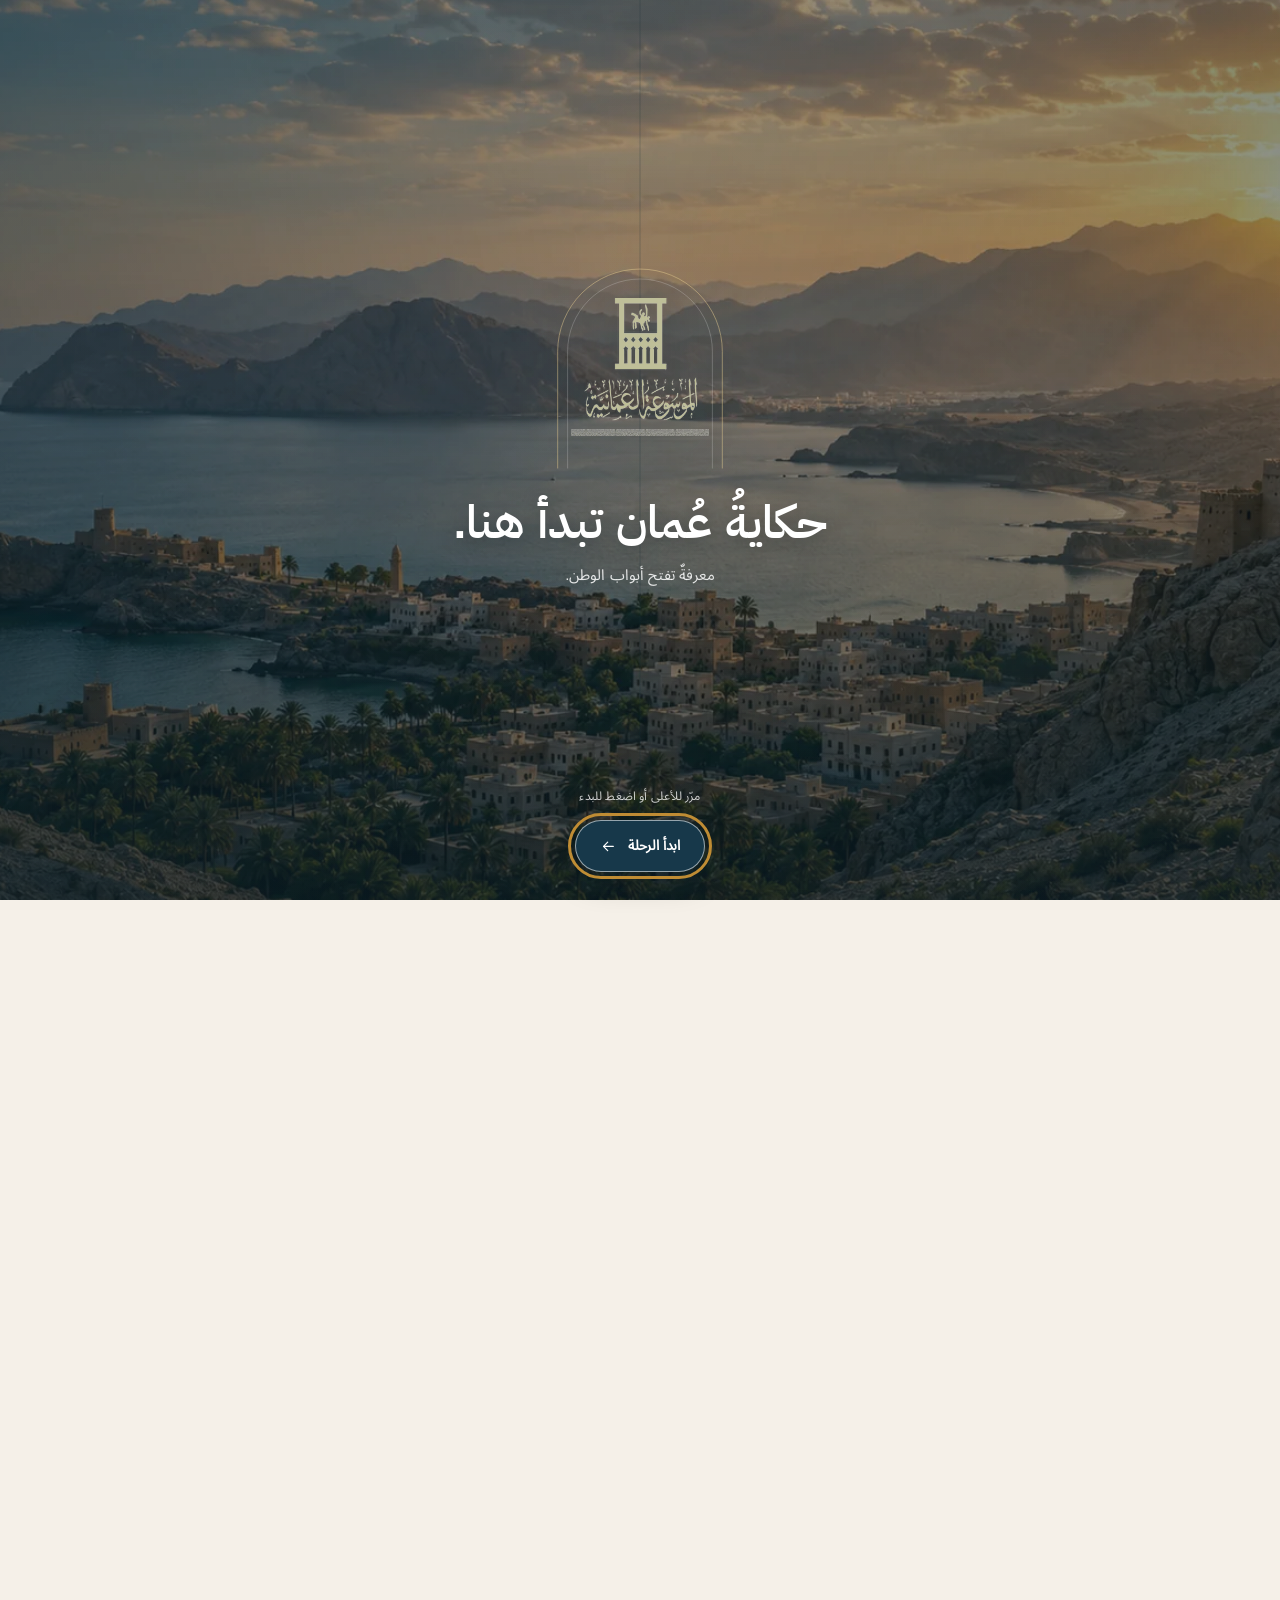
<file: index.html>
<!doctype html>
<html lang="ar" dir="rtl">
<head>
  <meta charset="utf-8">
  <meta name="viewport" content="width=device-width, initial-scale=1, viewport-fit=cover">
  <meta name="theme-color" content="#17384a">
  <meta name="description" content="بوابة معرفية تعليمية لاستكشاف موارد الموسوعة العُمانية في البيئة المدرسية.">
  <meta property="og:title" content="الموسوعة العُمانية | معرفة تنبض بعُمان">
  <meta property="og:description" content="بوابة معرفية تعليمية لاستكشاف موارد الموسوعة العُمانية في البيئة المدرسية.">
  <meta property="og:type" content="website">
  <meta property="og:locale" content="ar_OM">
  <title>الموسوعة العُمانية | معرفة تنبض بعُمان</title>
  <link rel="icon" href="data:image/svg+xml,%3Csvg xmlns='http://www.w3.org/2000/svg' viewBox='0 0 40 40'%3E%3Cpath fill='%2317384a' d='M4 36V17a16 16 0 0 1 32 0v19h-5V17a11 11 0 0 0-22 0v19z'/%3E%3Cpath fill='%23dba84a' d='M17 22h6v6h-6z'/%3E%3C/svg%3E">
  <link rel="preload" href="assets/fonts/ibm-plex-sans-arabic-600.woff2" as="font" type="font/woff2" crossorigin>
  <link rel="preload" href="assets/fonts/noto-sans-arabic-400.woff2" as="font" type="font/woff2" crossorigin>
  <link rel="stylesheet" href="styles.css?v=20261028-craft-knowledge-r1">
  <script>try{var q=sessionStorage.getItem('omani-intro-seen-v2'),f=/[?&]intro\b/.test(location.search),d=location.hash.length>1&&location.hash!=='#home';document.documentElement.classList.add((q&&!f)||d?'no-splash':'splash-on')}catch(e){document.documentElement.classList.add('splash-on')}</script>
  <script src="data/content.js?v=20261108-library-game-r1" defer></script>
  <script src="data/images.js?v=20261108-library-game-r1" defer></script>
  <link rel="stylesheet" href="journey.css?v=20261025-ambassadors-r1">
  <link rel="stylesheet" href="home.css?v=20261029-activation-two-r1">
  <script src="data/journey.js?v=20261026-encyclopedia-r1" defer></script>
  <script src="motion.js?v=20261025-ambassadors-r1" defer></script>
  <script src="journey.js?v=20261025-ambassadors-r1" defer></script>
  <script src="app.js?v=20261029-art-reclassify-r1" defer></script>
  <script src="home.js?v=20261029-discovery-r1" defer></script>
</head>
<body>
  <svg class="sprite" aria-hidden="true" focusable="false">
    <symbol id="i-emblem" viewBox="0 0 40 40"><path d="M5 36V19a15 15 0 0 1 30 0v17M10 36V19a10 10 0 0 1 20 0v17M4 36h32M14 12h12M17 8h6"/><path d="m17 23 3-3 3 3-3 3zM13 31h4m6 0h4"/></symbol>
    <symbol id="i-practice" viewBox="0 0 24 24"><path d="m14 5 5 5M12 7l5 5M5 19l7-12 5 5-12 7Z"/><circle cx="6" cy="18" r="2"/><path d="M4 5h4M6 3v4M18 17h4M20 15v4"/></symbol>
    <symbol id="i-library" viewBox="0 0 24 24"><rect x="3" y="5" width="18" height="14" rx="2"/><path d="m10 9.5 5 2.5-5 2.5z"/></symbol>
    <symbol id="i-podcasts" viewBox="0 0 24 24"><rect x="8" y="2" width="8" height="12" rx="4"/><path d="M5 10v2a7 7 0 0 0 14 0v-2M12 19v3M8 22h8"/></symbol>
    <symbol id="i-presentations" viewBox="0 0 24 24"><rect x="3" y="4" width="18" height="13" rx="1.5"/><path d="M8 21h8M12 17v4M7 8.5h6M7 12h10"/></symbol>
    <symbol id="i-play" viewBox="0 0 24 24"><circle cx="12" cy="12" r="9"/><path d="m10 8.5 5.5 3.5-5.5 3.5z"/></symbol>
    <symbol id="i-booklets" viewBox="0 0 24 24"><path d="M4 4.5A2.5 2.5 0 0 1 6.5 2H20v18H6.5A2.5 2.5 0 0 0 4 22z"/><path d="M4 4v18M8.5 6.5h8M8.5 10.5h8"/></symbol>
    <symbol id="i-school" viewBox="0 0 24 24"><path d="m3 10 9-7 9 7v10a1 1 0 0 1-1 1H4a1 1 0 0 1-1-1z"/><path d="M9 21v-7h6v7"/></symbol>
    <symbol id="i-student-presentations" viewBox="0 0 24 24"><path d="M3 4h18v11H3zM8 20h8M12 15v5M7 8h6M7 11h10"/><path d="M16.5 4V2.8a2.2 2.2 0 0 1 4.4 0V4"/></symbol>
    <symbol id="i-search" viewBox="0 0 24 24"><circle cx="11" cy="11" r="6.5"/><path d="m16 16 4.5 4.5"/></symbol>
    <symbol id="i-arrow" viewBox="0 0 24 24"><path d="M19 12H5M11 6l-6 6 6 6"/></symbol>
    <symbol id="i-close" viewBox="0 0 24 24"><path d="M6 6l12 12M18 6 6 18"/></symbol>
    <symbol id="i-copy" viewBox="0 0 24 24"><rect x="9" y="9" width="11" height="11" rx="2"/><path d="M5 15V6a2 2 0 0 1 2-2h9"/></symbol>
    <symbol id="i-download" viewBox="0 0 24 24"><path d="M12 4v11M7 11l5 5 5-5M5 20h14"/></symbol>
    <symbol id="i-external" viewBox="0 0 24 24"><path d="M14 4h6v6M20 4l-9 9M18 14v4a2 2 0 0 1-2 2H6a2 2 0 0 1-2-2V8a2 2 0 0 1 2-2h4"/></symbol>
    <symbol id="i-check" viewBox="0 0 24 24"><path d="m5 12.5 4.5 4.5L19 7.5"/></symbol>
    <symbol id="i-alert" viewBox="0 0 24 24"><path d="M12 3 2.5 20h19z"/><path d="M12 10v4.5M12 17.5v.01"/></symbol>
    <symbol id="i-up" viewBox="0 0 24 24"><path d="M12 19V5M6 11l6-6 6 6"/></symbol>
    <symbol id="i-clock" viewBox="0 0 24 24"><circle cx="12" cy="12" r="9"/><path d="M12 7v5l3 2"/></symbol>
    <symbol id="i-calendar" viewBox="0 0 24 24"><rect x="3" y="5" width="18" height="16" rx="3"/><path d="M7 2v6M17 2v6M3 11h18M7 15h3M14 15h3M7 18h3"/></symbol>
    <symbol id="i-pin" viewBox="0 0 24 24"><path d="M19 10c0 5-7 11-7 11S5 15 5 10a7 7 0 0 1 14 0Z"/><circle cx="12" cy="10" r="2.5"/></symbol>
    <symbol id="i-compass" viewBox="0 0 24 24"><circle cx="12" cy="12" r="9"/><path d="m16 8-2.5 5.5L8 16l2.5-5.5Z"/></symbol>
    <symbol id="i-book-open" viewBox="0 0 24 24"><path d="M12 5c-3-2-6-2-10-1v15c4-1 7-1 10 1 3-2 6-2 10-1V4c-4-1-7-1-10 1Zm0 0v15M5 8h4M5 12h4M15 8h4M15 12h4"/></symbol>
    <symbol id="i-image" viewBox="0 0 24 24"><rect x="3" y="3" width="18" height="18" rx="3"/><circle cx="8" cy="8" r="1.5"/><path d="m3 17 5-5 4 4 4-6 5 7"/></symbol>
  </svg>

  <a class="skip-link" href="#main">انتقل إلى المحتوى</a>

  <div class="splash" id="splash" role="dialog" aria-modal="true" aria-label="افتتاحية الموسوعة العُمانية">
    <div class="splash-scene" aria-hidden="true"><img class="splash-landscape" data-src="assets/images/intro-coast.webp" data-srcset="assets/images/intro-coast-small.webp 900w, assets/images/intro-coast.webp 1600w" sizes="100vw" width="1600" height="900" alt="" decoding="async"></div>
    <div class="intro-door intro-door-right" aria-hidden="true"></div><div class="intro-door intro-door-left" aria-hidden="true"></div>
    <div class="splash-stage">
      <div class="splash-portal"><svg class="portal-outline" viewBox="0 0 280 310" aria-hidden="true"><path d="M24 298V133a116 116 0 0 1 232 0v165"/><path class="portal-inner" d="M38 298V133a102 102 0 0 1 204 0v165"/></svg><img class="splash-logo" src="assets/logo-splash.webp" alt="شعار الموسوعة العُمانية"></div>
      <h1 class="splash-title">حكايةُ عُمان تبدأ هنا.</h1>
      <p class="splash-line">معرفةٌ تفتح أبواب الوطن.</p>
    </div>
    <div class="splash-enter">
      <button class="splash-go" id="enterSite" type="button">ابدأ الرحلة <svg class="ico" aria-hidden="true"><use href="#i-arrow"/></svg></button>
    </div>
  </div>

  <header class="site-header" id="siteHeader">
    <div class="header-inner">
      <a class="brand" href="#home" aria-label="الموسوعة العُمانية، الصفحة الرئيسية">
        <svg class="brand-emblem" aria-hidden="true"><use href="#i-emblem"/></svg>
        <span class="brand-name">الموسوعة العُمانية</span>
      </a>
      <nav class="primary-nav" id="primaryNav" aria-label="التنقل الرئيسي">
        <a href="#home" data-route="home">الرئيسية</a>
        <a href="#library" data-route="library">المكتبة المرئية</a>
        <a href="#podcasts" data-route="podcasts">البودكاست</a>
        <a href="#presentations" data-route="presentations">العروض التقديمية</a>
        <a href="#play" data-route="play">الألعاب التفاعلية</a>
        <a href="#practice" data-route="practice">من المعرفة إلى التطبيق</a>
        <a href="#student-presentations" data-route="student-presentations">سفراء المعرفة</a>
        <a href="#booklets" data-route="booklets">المطويات</a>
        <a href="#school" data-route="school">أنشطة التفعيل</a>
        <a href="#workshop" data-route="workshop">كيف تُصنع؟</a>
        <a class="journey-mobile-entry" href="#journey">رحلة عام في عُمان <span>جديد</span></a>
      </nav>
      <div class="header-tools">
        <a class="intro-link" href="?intro" aria-label="الافتتاحية — العودة إلى بداية الرحلة"><svg class="ico" aria-hidden="true"><use href="#i-emblem"/></svg><span>الافتتاحية</span></a>
        <a class="journey-header-entry" href="#journey"><svg class="ico" aria-hidden="true"><use href="#i-calendar"/></svg><span>رحلة العام</span><small>جديد</small></a>
        <button class="search-trigger" id="openSearch" type="button" aria-label="بحث في الموسوعة" aria-keyshortcuts="Control+K /">
          <svg class="ico" aria-hidden="true"><use href="#i-search"/></svg>
          <span class="search-trigger-text">بحث</span>
          
        </button>
        <button class="menu-toggle" id="menuToggle" type="button" aria-expanded="false" aria-controls="primaryNav" aria-label="فتح قائمة الأقسام"><span></span><span></span><span></span></button>
      </div>
    </div>
    <nav class="home-subnav" aria-label="روابط الرئيسية السريعة"><div class="section-shell"><a href="#home" aria-current="page">الرئيسية</a><a href="#collections">أبواب المعرفة</a><a href="#workshop">جرّب حِرف عُمان</a><a href="#schoolGallery">لحظات من التعلّم</a><a href="#journey">رحلة العام</a><span>معرفة تنبض بعُمان <i aria-hidden="true">✦</i></span></div></nav>
    <div class="scroll-progress" id="scrollProgress" aria-hidden="true"></div>
  </header>

  <main id="main">
    <div class="notice notice-error" id="dataError" role="alert" hidden>
      <svg class="ico" aria-hidden="true"><use href="#i-alert"/></svg>
      <p>تعذّر تحميل بيانات المحتوى. تأكد من الاتصال ثم أعد المحاولة.</p>
      <button class="button button-small" id="retryData" type="button">أعد المحاولة</button>
    </div>

    <section class="page is-active home-redesign" id="page-home" data-page="home">
      <section class="discovery-hero" id="homeHero" aria-label="مشاهد من عُمان" aria-roledescription="عرض صور متحرك">
        <div class="discovery-scenes">
          <figure class="discovery-slide is-active" data-caption="قلعة نزوى · الداخلية" aria-hidden="false" style="--hero-focal:50% 45%">
            <img src="assets/images/home/nizwa-1200.webp" srcset="assets/images/home/nizwa-640.webp 640w, assets/images/home/nizwa-1200.webp 1200w, assets/images/home/nizwa-1800.webp 1800w" sizes="100vw" width="1800" height="1012" alt="قلعة نزوى وجامع السلطان قابوس تحت سماء زرقاء" fetchpriority="high" decoding="async">
          </figure>
          <figure class="discovery-slide" data-caption="بركة الموز · الداخلية" aria-hidden="true" style="--hero-focal:50% 50%">
            <img src="assets/images/journey/palms-wide-1200.webp" srcset="assets/images/journey/palms-wide-640.webp 640w, assets/images/journey/palms-wide-1200.webp 1200w, assets/images/journey/palms-wide-1800.webp 1800w" sizes="100vw" width="1800" height="1012" alt="واحة نخيل بركة الموز والمباني التراثية عند سفح الجبال" loading="lazy" decoding="async">
          </figure>
          <figure class="discovery-slide" data-caption="ظفار · موسم الخريف" aria-hidden="true" style="--hero-focal:50% 50%">
            <img src="assets/images/journey/khareef-wide-1200.webp" srcset="assets/images/journey/khareef-wide-640.webp 640w, assets/images/journey/khareef-wide-1200.webp 1200w, assets/images/journey/khareef-wide-1800.webp 1800w" sizes="100vw" width="1800" height="1012" alt="الخضرة في جبال ظفار خلال فصل الخريف" loading="lazy" decoding="async">
          </figure>
          <figure class="discovery-slide" data-caption="رمال الشرقية · عُمان" aria-hidden="true" style="--hero-focal:50% 50%">
            <img src="assets/images/journey/dunes-wide-1200.webp" srcset="assets/images/journey/dunes-wide-640.webp 640w, assets/images/journey/dunes-wide-1200.webp 1200w, assets/images/journey/dunes-wide-1800.webp 1800w" sizes="100vw" width="1800" height="1012" alt="كثبان رمال الشرقية الذهبية عند الغروب" loading="lazy" decoding="async">
          </figure>
        </div>
        <div class="discovery-shade" aria-hidden="true"></div>
        <div class="discovery-copy section-shell">
          <p class="discovery-kicker"><svg class="ico" aria-hidden="true"><use href="#i-emblem"/></svg> من صفحات الموسوعة… إلى عُمان</p>
          <h1 class="hero-title">عُمان، <span>تُكتشف</span></h1>
          <p class="discovery-lead">تعلم .. استكشف .. واكتشف كنوز المعرفة العُمانية</p>
          <form class="hero-search" id="heroSearch" role="search" aria-label="ابحث في موارد الموسوعة">
            <svg class="ico" aria-hidden="true"><use href="#i-search"/></svg>
            <label class="sr-only" for="heroSearchInput">ابحث عن درس أو كتاب أو موضوع</label>
            <input id="heroSearchInput" type="search" placeholder="ابحث عن درس أو كتاب أو موضوع..." autocomplete="off" maxlength="160">
            <button type="submit">ابحث <svg class="ico" aria-hidden="true"><use href="#i-arrow"/></svg></button>
          </form>
          <div class="hero-suggestions"><span>يلهمك اليوم:</span><button type="button" data-home-query="الصخور">الصخور</button><button type="button" data-home-query="اللبان">اللبان</button><button type="button" data-home-query="الحلوى">الحلوى العُمانية</button></div>
          <a class="home-explore" href="#collections">استكشف الموسوعة <svg class="ico" aria-hidden="true"><use href="#i-arrow"/></svg></a>
        </div>
        <div class="discovery-bottom section-shell">
          <p class="hero-location"><svg class="ico" aria-hidden="true"><use href="#i-pin"/></svg><span id="heroLocation">قلعة نزوى · الداخلية</span></p>
          <div class="hero-controls">
            <button class="hero-arrow" id="heroPrev" type="button" aria-label="المشهد السابق"><svg class="ico flip" aria-hidden="true"><use href="#i-arrow"/></svg></button>
            <div class="hero-dots" aria-label="اختر مشهدًا"><button class="hero-dot is-active" type="button" data-hero-slide="0" aria-label="اعرض مشهد قلعة نزوى · الداخلية" aria-current="true"></button><button class="hero-dot" type="button" data-hero-slide="1" aria-label="اعرض مشهد بركة الموز · الداخلية" aria-current="false"></button><button class="hero-dot" type="button" data-hero-slide="2" aria-label="اعرض مشهد ظفار · موسم الخريف" aria-current="false"></button><button class="hero-dot" type="button" data-hero-slide="3" aria-label="اعرض مشهد رمال الشرقية · عُمان" aria-current="false"></button></div>
            <button class="hero-arrow" id="heroNext" type="button" aria-label="المشهد التالي"><svg class="ico" aria-hidden="true"><use href="#i-arrow"/></svg></button>
            <button class="hero-pause" id="heroPause" type="button" aria-pressed="false" aria-label="إيقاف العرض التلقائي"><span aria-hidden="true">Ⅱ</span></button>
          </div>
          <a class="hero-image-credit" href="#image-credits">مصادر الصور ↗</a>
        </div>
        <p class="sr-only" id="heroSlideStatus" role="status" aria-live="polite"></p>
      </section>

      <nav class="quick-discovery section-shell" aria-label="ابدأ استكشاف المعرفة">
        <a class="quick-door door-library" href="#library"><span class="quick-icon"><svg class="ico" aria-hidden="true"><use href="#i-library"/></svg></span><span><b>المكتبة الرقمية</b><small>شاهد واكتشف</small></span><svg class="ico quick-arrow" aria-hidden="true"><use href="#i-arrow"/></svg></a>
        <a class="quick-door door-learning" href="#presentations"><span class="quick-icon"><svg class="ico" aria-hidden="true"><use href="#i-book-open"/></svg></span><span><b>موارد التعلّم</b><small>عروض تفتح آفاقك</small></span><svg class="ico quick-arrow" aria-hidden="true"><use href="#i-arrow"/></svg></a>
        <a class="quick-door door-heritage" href="#workshop"><span class="quick-icon"><svg class="ico" aria-hidden="true"><use href="#i-emblem"/></svg></span><span><b>تراث عُمان</b><small>حِرف تروي الحكاية</small></span><svg class="ico quick-arrow" aria-hidden="true"><use href="#i-arrow"/></svg></a>
        <a class="quick-door door-journey" href="#journey"><span class="quick-icon"><svg class="ico" aria-hidden="true"><use href="#i-compass"/></svg></span><span><b>رحلات استكشافية</b><small>عام من الدهشة</small></span><svg class="ico quick-arrow" aria-hidden="true"><use href="#i-arrow"/></svg></a>
      </nav>

      <div class="home-layout section-shell">
        <div class="home-main">
<section class="collections compact-collections home-collections" id="collections" aria-labelledby="collectionsTitle">
        <div class="section-heading-row"><div><p class="eyebrow">لكل فضول، باب</p><h2 id="collectionsTitle">أبواب المعرفة</h2></div><p class="section-caption" id="sectionCaption">ثمانية أبواب للمعرفة والمشاركة.</p></div>
        <div class="knowledge-grid" id="bays" role="list" aria-label="أقسام الموسوعة" aria-busy="true"><article class="knowledge-skeleton" aria-hidden="true"><span class="knowledge-skeleton-media"></span><span class="knowledge-skeleton-line"></span><span class="knowledge-skeleton-line short"></span></article><article class="knowledge-skeleton" aria-hidden="true"><span class="knowledge-skeleton-media"></span><span class="knowledge-skeleton-line"></span><span class="knowledge-skeleton-line short"></span></article><article class="knowledge-skeleton" aria-hidden="true"><span class="knowledge-skeleton-media"></span><span class="knowledge-skeleton-line"></span><span class="knowledge-skeleton-line short"></span></article><article class="knowledge-skeleton" aria-hidden="true"><span class="knowledge-skeleton-media"></span><span class="knowledge-skeleton-line"></span><span class="knowledge-skeleton-line short"></span></article><article class="knowledge-skeleton" aria-hidden="true"><span class="knowledge-skeleton-media"></span><span class="knowledge-skeleton-line"></span><span class="knowledge-skeleton-line short"></span></article><article class="knowledge-skeleton" aria-hidden="true"><span class="knowledge-skeleton-media"></span><span class="knowledge-skeleton-line"></span><span class="knowledge-skeleton-line short"></span></article><article class="knowledge-skeleton" aria-hidden="true"><span class="knowledge-skeleton-media"></span><span class="knowledge-skeleton-line"></span><span class="knowledge-skeleton-line short"></span></article><article class="knowledge-skeleton" aria-hidden="true"><span class="knowledge-skeleton-media"></span><span class="knowledge-skeleton-line"></span><span class="knowledge-skeleton-line short"></span></article></div>
      </section>
<section class="workshop-home-entry home-crafts" aria-labelledby="craftEntryTitle"><div class="craft-entry-heading"><small>من المعرفة إلى الصنعة</small><h2 id="craftEntryTitle">جرّب حِرف عُمان بنفسك</h2><p>خمس حِرف، وتجارب بسيطة تصنعها بيدك.</p><a class="home-section-link" href="#workshop">كل التجارب <svg class="ico" aria-hidden="true"><use href="#i-arrow"/></svg></a></div><div class="craft-entry-links" id="craftEntryLinks"></div></section>
<section class="school-gallery home-gallery gallery-grid" id="schoolGallery" data-layout="grid" aria-labelledby="schoolGalleryTitle">
        <div class="gallery-heading">
          <div><p class="eyebrow">من صفوفنا، إليكم</p><h2 id="schoolGalleryTitle">لحظات من التعلّم</h2></div>
          <a class="home-section-link" href="#school">أنشطة التفعيل <svg class="ico" aria-hidden="true"><use href="#i-arrow"/></svg></a>
        </div>
        <div class="gallery-viewport" id="galleryViewport">
            <div class="gallery-track" id="galleryTrack">
              <button class="gallery-photo" type="button" data-caption="تفاصيل من صفحات الموسوعة"><img src="assets/images/school-gallery-01.webp" srcset="assets/images/school-gallery-01-small.webp 640w, assets/images/school-gallery-01.webp 960w" sizes="(max-width: 600px) 46vw, (max-width: 960px) 30vw, 280px" width="960" height="540" alt="أيدٍ تتصفح صفحات الموسوعة وتدوّن الملاحظات" decoding="async"><span class="gallery-caption">تفاصيل من صفحات الموسوعة</span><span class="gallery-zoom" aria-hidden="true">＋</span></button>
              <button class="gallery-photo" type="button" data-caption="قراءة واكتشاف"><img src="assets/images/school-gallery-02.webp" srcset="assets/images/school-gallery-02-small.webp 640w, assets/images/school-gallery-02.webp 960w" sizes="(max-width: 600px) 46vw, (max-width: 960px) 30vw, 280px" width="960" height="540" alt="طالبة تقرأ الموسوعة في مكتبة المدرسة" loading="lazy" decoding="async"><span class="gallery-caption">قراءة واكتشاف</span><span class="gallery-zoom" aria-hidden="true">＋</span></button>
              <button class="gallery-photo" type="button" data-caption="بحث مشترك"><img src="assets/images/school-gallery-03.webp" srcset="assets/images/school-gallery-03-small.webp 640w, assets/images/school-gallery-03.webp 960w" sizes="(max-width: 600px) 46vw, (max-width: 960px) 30vw, 280px" width="960" height="540" alt="طلاب يتشاركون البحث بين الكتب" loading="lazy" decoding="async"><span class="gallery-caption">بحث مشترك</span><span class="gallery-zoom" aria-hidden="true">＋</span></button>
              <button class="gallery-photo" type="button" data-caption="التعلّم الرقمي"><img src="assets/images/school-gallery-04.webp" srcset="assets/images/school-gallery-04-small.webp 640w, assets/images/school-gallery-04.webp 960w" sizes="(max-width: 600px) 46vw, (max-width: 960px) 30vw, 280px" width="960" height="540" alt="طالبات يستخدمن جهازًا لوحيًا في نشاط تعليمي" loading="lazy" decoding="async"><span class="gallery-caption">التعلّم الرقمي</span><span class="gallery-zoom" aria-hidden="true">＋</span></button>
              <button class="gallery-photo" type="button" data-caption="في رحاب المكتبة"><img src="assets/images/school-gallery-05.webp" srcset="assets/images/school-gallery-05-small.webp 640w, assets/images/school-gallery-05.webp 960w" sizes="(max-width: 600px) 46vw, (max-width: 960px) 30vw, 280px" width="960" height="540" alt="طالب يطالع كتب الموسوعة في المكتبة" loading="lazy" decoding="async"><span class="gallery-caption">في رحاب المكتبة</span><span class="gallery-zoom" aria-hidden="true">＋</span></button>
              <button class="gallery-photo" type="button" data-caption="الموسوعة في البيئة الصفية"><img src="assets/images/school-gallery-06.webp" srcset="assets/images/school-gallery-06-small.webp 640w, assets/images/school-gallery-06.webp 1200w" sizes="(max-width: 600px) 46vw, (max-width: 960px) 30vw, 280px" width="1200" height="675" alt="معلمة تعرض الموسوعة العُمانية للطالبات داخل الصف" loading="lazy" decoding="async"><span class="gallery-caption">الموسوعة في البيئة الصفية</span><span class="gallery-zoom" aria-hidden="true">＋</span></button>
            </div>
        </div>
        <dialog class="gallery-lightbox" id="galleryLightbox" aria-label="عرض صورة من معرض مدرسة غدو">
          <button class="gallery-lightbox-close" id="galleryLightboxClose" type="button" aria-label="إغلاق الصورة"><svg class="ico" aria-hidden="true"><use href="#i-close"/></svg></button>
          <figure><img id="galleryLightboxImage" alt=""><figcaption id="galleryLightboxCaption"></figcaption></figure>
          <div class="gallery-lightbox-nav"><button class="gallery-control" id="galleryLightboxPrev" type="button" aria-label="الصورة السابقة"><svg class="ico flip" aria-hidden="true"><use href="#i-arrow"/></svg></button><button class="gallery-control" id="galleryLightboxNext" type="button" aria-label="الصورة التالية"><svg class="ico" aria-hidden="true"><use href="#i-arrow"/></svg></button></div>
        </dialog>
      </section>
        </div>
        <aside class="home-sidebar" aria-label="أدوات سريعة للطلاب">
          <section class="sidebar-card calendar-card" aria-labelledby="homeCalendarTitle">
            <h2 id="homeCalendarTitle"><svg class="ico" aria-hidden="true"><use href="#i-calendar"/></svg> اليوم في عُمان</h2>
            <div class="calendar-today"><strong id="homeDay">—</strong><div><span id="homeWeekday">تقويم اليوم</span><b id="homeMonth">بتوقيت سلطنة عُمان</b></div></div>
            <p class="calendar-note">كل شهر، حكاية جديدة تنتظرك.</p>
            <a class="journey-teaser" id="journeyTeaser" href="#journey" aria-label="هذا الشهر في عُمان، ابدأ الفصل المناسب"></a>
          </section>
          <section class="sidebar-card places-card" aria-labelledby="homePlacesTitle">
            <h2 id="homePlacesTitle"><svg class="ico" aria-hidden="true"><use href="#i-pin"/></svg> وجهتك القادمة</h2>
            <p>نافذة على محافظات عُمان</p>
            <label class="sr-only" for="homeGovernorate">اختر محافظة لاستكشافها</label>
            <select id="homeGovernorate"><option value="mountain-winter">الداخلية · الجبال</option><option value="darbat-green">ظفار · الخريف</option><option value="green-turtles">جنوب الشرقية · السلاحف</option></select>
            <a class="province-visit" id="homeGovernorateLink" href="#journey/mountain-winter">اكتشف الوجهة <svg class="ico" aria-hidden="true"><use href="#i-arrow"/></svg></a>
          </section>
          <section class="sidebar-card student-card" aria-labelledby="homeStudentTitle">
            <h2 id="homeStudentTitle"><svg class="ico" aria-hidden="true"><use href="#i-school"/></svg> مساحة الطالب</h2>
            <a href="#play"><svg class="ico" aria-hidden="true"><use href="#i-play"/></svg> تعلّم باللعب <span>←</span></a>
            <a href="#student-presentations"><svg class="ico" aria-hidden="true"><use href="#i-student-presentations"/></svg> كن سفيرًا للمعرفة <span>←</span></a>
            <a href="#booklets"><svg class="ico" aria-hidden="true"><use href="#i-booklets"/></svg> مطويات للقراءة <span>←</span></a>
            <a href="#school"><svg class="ico" aria-hidden="true"><use href="#i-school"/></svg> أنشطة التفعيل <span>←</span></a>
          </section>
          <div class="sidebar-quote"><svg class="ico" aria-hidden="true"><use href="#i-emblem"/></svg><p>معرفةٌ من عُمان،<br>تُلهم جيلًا يكتشف.</p><span>مدرسة غدو للتعليم الأساسي</span></div>
        </aside>
      </div>
<section class="about section-shell" id="about" aria-labelledby="aboutTitle">
        <div class="section-heading reveal"><p class="eyebrow">عن الموسوعة</p><h2 id="aboutTitle">حكايةُ عُمان،<br>في مرجعٍ واحد.</h2><figure class="about-visual"><img class="hero-image" src="assets/images/oman-hero.webp" srcset="assets/images/oman-hero-small.webp 640w, assets/images/oman-hero.webp 1600w" sizes="(max-width: 760px) 80vw, 300px" width="1600" height="900" alt="طالبات عُمانيات يستكشفن الموسوعة على جهاز لوحي أمام مشهد من عُمان" loading="lazy" decoding="async"></figure></div>
        <div class="about-body reveal">
          <p>مرجع ثقافي وطني يوثّق الإنسان العُماني وأرضه؛ من التاريخ والمجتمع إلى الطبيعة. دُشّنت الموسوعة عام 2014، بمداخل مرتّبة أبجديًا وخرائط وصور ورسوم.</p>
          <div class="about-facts" aria-label="حقائق عن الموسوعة"><span><strong>١١</strong> مجلدًا</span><span><strong>٤٬٠٠٠+</strong> مدخل</span><span><strong>٩</strong> مجالات</span></div>
          <details class="about-details"><summary>رحلة الموسوعة</summary><p>تبنّت وزارة التراث والثقافة المشروع. بدأ الإعداد عام 2004، ثم جرت الكتابة والتحرير بين عامي 2006 و2013، قبل التدشين في معرض مسقط الدولي للكتاب. وفي عام 2024 صدرت الموسوعة العُمانية للناشئة بمحتوى وتصميم ملائمين للفئة العمرية، ومراجعة علمية ولغوية ومواد بصرية.</p></details>
          <div class="source-credit"><span>المصدر:</span><a href="https://ar.wikipedia.org/wiki/الموسوعة_العمانية" target="_blank" rel="noopener noreferrer">ويكيبيديا العربية</a><span>·</span><a href="https://creativecommons.org/licenses/by-sa/4.0/deed.ar" target="_blank" rel="noopener noreferrer">CC BY-SA 4.0</a></div>
        </div>
      </section>
<section class="learning-band" aria-labelledby="learningTitle">
        
        <div class="section-shell learning-inner">
          <div class="learning-intro reveal">
            <h2 id="learningTitle">تعلّم. ثم شارك.</h2>
            <p>فكرة بسيطة تبدأ بمورد، وتكبر بمشاركة الطلاب.</p>
          </div>
          <div class="stepper reveal" id="stepper" style="--fill:0">
            <div class="step-tabs" role="tablist" aria-label="خطوات توظيف الموسوعة في الدرس">
              <button class="step-tab" role="tab" type="button" id="step-tab-0" aria-controls="stepPanel" aria-selected="true"><span class="step-number" aria-hidden="true">١</span><span class="step-text"><b>اختر المورد</b></span></button>
              <button class="step-tab" role="tab" type="button" id="step-tab-1" aria-controls="stepPanel" aria-selected="false" tabindex="-1"><span class="step-number" aria-hidden="true">٢</span><span class="step-text"><b>أشرك المتعلمين</b></span></button>
              <button class="step-tab" role="tab" type="button" id="step-tab-2" aria-controls="stepPanel" aria-selected="false" tabindex="-1"><span class="step-number" aria-hidden="true">٣</span><span class="step-text"><b>فعّل المعرفة</b></span></button>
            </div>
            <div class="step-panel" id="stepPanel" role="tabpanel" aria-labelledby="step-tab-0" tabindex="0"></div>
          </div>
        </div>
      </section>
<section class="recent section-shell" id="recentSection" hidden aria-labelledby="recentTitle">
        <div class="section-heading-row">
          <h2 id="recentTitle">أحدث الموارد</h2>
          <a class="text-link" href="#library">كل الموارد <svg class="ico" aria-hidden="true"><use href="#i-arrow"/></svg></a>
        </div>
        <div class="resource-grid" id="recentGrid"></div>
      </section>
    </section>

    <section class="page section-shell workshop-page" id="page-workshop" data-page="workshop" aria-labelledby="workshopTitle">
      <a class="back-link" href="#home"><svg class="ico flip" aria-hidden="true"><use href="#i-arrow"/></svg> العودة إلى الرئيسية</a>
      <a href="#workshop" class="back-link" id="workshopBack" hidden>← العودة إلى الحِرف</a>
      <div id="workshopHub" class="workshop-craft"><p class="eyebrow">كيف تُصنع؟ · المعرفة بين يديك</p><h1 id="workshopHubTitle" tabindex="-1">كيف تُصنع؟</h1><p class="workshop-hub-lead">اختر حرفة، وجرّبها بنفسك. لكل قرار أثر، ولكل تجربة حكاية.</p><div class="workshop-hub-grid" id="workshopHubGrid"></div><p class="workshop-hub-note">محاكاة تعليمية داخل الموقع، مع مصادر المعلومات وحدود كل نموذج. لا تتطلب تنزيلًا.</p></div>
      <div id="workshopRoot" class="workshop-craft" hidden><div class="ws-loading"><h1 id="workshopTitle" tabindex="-1">الحلوى العُمانية</h1><p role="status">جارٍ تجهيز مساحة التجربة…</p></div></div>
      <div id="frankincenseRoot" class="workshop-craft" hidden><div class="ws-loading"><h1 id="frTitle" tabindex="-1">استخراج اللبان العُماني</h1><p role="status">جارٍ تجهيز مساحة التجربة…</p></div></div>
      <div id="saduRoot" class="workshop-craft" hidden><div class="ws-loading"><h1 id="saduTitle" tabindex="-1">غزل السدو ونسجه</h1><p role="status">جارٍ تجهيز مساحة التجربة…</p></div></div>
      <div id="potteryRoot" class="workshop-craft" hidden><div class="ws-loading"><h1 id="potteryTitle" tabindex="-1">صناعة الفخار</h1><p role="status">جارٍ تجهيز مساحة التجربة…</p></div></div>
      <div id="sandalwoodRoot" class="workshop-craft" hidden><div class="ws-loading"><h1 id="sandalwoodTitle" tabindex="-1">تحضير الصندل</h1><p role="status">جارٍ تجهيز مساحة التجربة…</p></div></div>
    </section>

    <section class="page journey-page" id="page-journey" data-page="journey" aria-labelledby="journeyTitle">
      <div class="journey-intro">
        <img class="journey-intro-image" id="journeyIntroImage" width="1800" height="1012" sizes="100vw" loading="lazy" decoding="async" alt="">
        <div class="journey-intro-shade"></div>
        <div class="journey-intro-inner section-shell">
          <div class="journey-top-tools"><a class="journey-back" href="#home">العودة إلى الرئيسية ←</a><a href="#journey/end">تخطَّ الرحلة ↓</a><button type="button" id="journeyReadMode" aria-pressed="false">قراءة هادئة</button></div>
          <p class="journey-eyebrow">رحلة عام في عُمان</p>
          <h1 id="journeyTitle" tabindex="-1">عُمان لا تتوقف<br>عن الحكاية.</h1>
          <p class="journey-intro-line">اثنا عشر فصلًا، وخطوة تفتح المشهد التالي.</p>
          <div class="journey-current-note"><span id="journeyCurrent"></span><a id="journeyCurrentLink" href="#journey">إلى فصلك الحالي ←</a></div>
          <a class="journey-start" href="#journey/winter-sands"><span>امشِ مع الحكاية</span><span class="journey-scroll-cue" aria-hidden="true">↓</span></a>
          <p class="journey-keyboard-help">مرّر لتتابع · استخدم ↑ و↓ للتنقل بين الفصول · اختر «قراءة هادئة» لعرضها متتابعة.</p>
        </div>
        <p class="source-credit journey-intro-credit" id="journeyIntroCredit"></p>
      </div>
      <div class="journey-track" id="journeyTrack">
        <div class="journey-canvas">
          <div class="journey-stage" id="journeyStage"></div>
          <nav class="journey-rail" id="journeyRail" aria-label="فصول رحلة العام"></nav>
          <p class="journey-reading-label" id="journeyReadingLabel" aria-hidden="true"></p>
          <a class="journey-stage-exit" href="#journey/end">إلى الخاتمة ↓</a>
        </div>
        <div class="journey-steps" id="journeySteps"></div>
      </div>
      <section class="journey-ending" id="journeyEnding" aria-labelledby="journeyEndingTitle">
        <figure class="journey-ending-visual"><img id="journeyEndingImage" width="1800" height="1012" sizes="(max-width:760px) 100vw, 55vw" loading="lazy" decoding="async" alt=""><figcaption class="source-credit" id="journeyEndingCredit"></figcaption></figure>
        <div class="journey-ending-copy"><p class="eyebrow">كل نهاية، باب آخر</p><h2 id="journeyEndingTitle" tabindex="-1">اكتشف المزيد<br>في الموسوعة.</h2><p>تابع من مشهدٍ أحببته إلى موردٍ تتعلّم منه.</p><a class="button button-primary" href="#collections">افتح أبواب المعرفة ←</a><a class="text-link" href="#library">إلى المكتبة المرئية ←</a></div>
      </section>
      <p class="sr-only" id="journeyStatus" role="status" aria-live="polite" aria-atomic="true"></p>
    </section>

    <section class="page section-shell image-credits-page" id="page-credits" data-page="credits" aria-labelledby="imageCreditsTitle">
      <a class="back-link" href="#journey">العودة إلى رحلة العام <svg class="ico flip" aria-hidden="true"><use href="#i-arrow"/></svg></a>
      <p class="eyebrow">الصور ومصادرها</p>
      <h1 id="imageCreditsTitle" tabindex="-1">مصادر صور الموقع</h1>
      <p class="credits-intro">صور فوتوغرافية حقيقية محفوظة داخل الموقع. ترد أدناه أسماء المصورين وروابط الصور الأصلية وتراخيصها؛ لا يعني استخدامها تأييد المصور للموقع.</p>
      <div class="image-credits-grid"><figure class="image-credit-card"><img src="assets/images/home/nizwa-640.webp" width="640" height="360" loading="lazy" alt="قلعة نزوى وجامع السلطان قابوس"><figcaption><h2>قلعة نزوى · بانر الرئيسية</h2><p class="source-credit"><a href="https://commons.wikimedia.org/wiki/File:Nizwa_Fort_Oman.jpg" target="_blank" rel="noopener noreferrer">Adhilaslam · Wikimedia Commons</a></p><p>قصّ إلى ١٦:٩ وتغيير الحجم والتحويل إلى WebP. النسخ المشتقة تحت رخصة الأصل.</p><a class="text-link" href="https://creativecommons.org/licenses/by-sa/4.0/" target="_blank" rel="noopener noreferrer">CC BY-SA 4.0 ↗</a></figcaption></figure></div>
      <div class="image-credits-grid" id="imageCreditsGrid"></div>
      <a class="text-link" href="data/image-credits.json" download>تنزيل سجل مصادر الصور</a>
    </section>

    <section class="page section-shell category-page" id="page-category" data-page="category">
      <div class="category-top"><div class="category-links"><a class="back-link" href="#home" aria-label="العودة إلى الرئيسية"><svg class="ico flip" aria-hidden="true"><use href="#i-arrow"/></svg> العودة إلى الرئيسية</a></div><div class="category-hero"><div class="category-copy">
        <div class="category-title-row">
          <span class="category-badge" id="categoryBadge" aria-hidden="true"></span>
          <div>
            <h1 id="categoryTitle" tabindex="-1"></h1>
            <p class="category-description" id="categoryDescription"></p>
          </div>
        </div>
        <div class="category-meta">
          <span class="category-count" id="categoryCount"></span>
          <div class="progress" id="progressWrap" hidden>
            <span class="progress-label" id="progressLabel"></span>
            <div class="progress-bar" id="progressBar" role="progressbar" aria-valuemin="0" aria-valuemax="100" aria-valuenow="0" aria-labelledby="progressLabel"><i></i></div>
            <button class="link-button" id="resetProgress" type="button">مسح سجل الاطّلاع</button>
          </div>
        </div>
      </div></div></div>

      <div class="category-toolbar" id="categoryToolbar" hidden>
        <label class="search-box"><svg class="ico" aria-hidden="true"><use href="#i-search"/></svg><input type="search" id="searchInput" placeholder="ابحث في هذا القسم" aria-label="ابحث في هذا القسم" autocomplete="off"></label>
        <label class="sort-box">الترتيب
          <select id="sortSelect">
            <option value="default">الافتراضي</option>
            <option value="new">الأحدث أولًا</option>
            <option value="alpha">أبجديًا</option>
          </select>
        </label>
        <div class="chips" id="chips" role="group" aria-label="التصنيف" hidden></div>
        <span class="result-count" id="resultCount" role="status" aria-live="polite"></span>
      </div>

      <div class="resource-grid category-grid" id="categoryGrid"></div>

      <div class="empty-state" id="emptyState" hidden>
        <div class="empty-arch" aria-hidden="true"><svg class="ico"><use href="#i-booklets"/></svg></div>
        <h2 id="emptyTitle">سيُضاف المحتوى قريبًا</h2>
        <p id="emptyText">نعمل على تجهيز موارد هذا القسم. عُد إلينا قريبًا لاكتشاف الجديد.</p>
        <div class="empty-actions" id="emptyActions"></div>
      </div>

      <nav class="section-pager" id="sectionPager" aria-label="الانتقال بين الأقسام"></nav>
    </section>
  </main>

  <footer class="site-footer">
    
    <div class="footer-main section-shell">
      <div class="footer-brand">
        <a class="brand" href="#home"><svg class="brand-emblem" aria-hidden="true"><use href="#i-emblem"/></svg><span class="brand-name">الموسوعة العُمانية</span></a>
      </div>
      <nav class="footer-links" aria-label="روابط الأقسام"><div id="footerNav"></div></nav>

    </div>
      <div class="footer-bottom"><div class="section-shell"><span>© <span id="year"></span> الموسوعة العُمانية</span><span class="school-credit"><svg class="ico" aria-hidden="true"><use href="#i-school"/></svg> مدرسة غدو للتعليم الأساسي — الصفوف من ١ إلى ١٢</span><span>موقع تعريفي غير رسمي</span><span>صور من البيئة التعليمية في مدرسة غدو</span></div></div>
  </footer>

  <button class="to-top" id="toTop" type="button" aria-label="العودة إلى أعلى الصفحة" hidden><svg class="ico" aria-hidden="true"><use href="#i-up"/></svg></button>

  <dialog class="viewer" id="viewer" aria-labelledby="viewerTitle">
    <div class="viewer-bar">
      <span class="viewer-kind" id="viewerKind"></span>
      <div class="viewer-actions">
        <button class="chip-button" id="copyLink" type="button"><svg class="ico" aria-hidden="true"><use href="#i-copy"/></svg> نسخ الرابط</button>
        <a class="chip-button" id="viewerDownload" hidden download><svg class="ico" aria-hidden="true"><use href="#i-download"/></svg> تنزيل</a>
        <button class="viewer-close" id="viewerClose" type="button" aria-label="إغلاق"><svg class="ico" aria-hidden="true"><use href="#i-close"/></svg></button>
      </div>
    </div>
    <div class="viewer-content" id="viewerContent"></div>
  </dialog>

  <dialog class="palette" id="palette" aria-label="بحث في الموسوعة">
    <div class="palette-box">
      <div class="palette-header"><label class="palette-input"><svg class="ico" aria-hidden="true"><use href="#i-search"/></svg>
        <input id="paletteInput" type="search" placeholder="ابحث عن قسم أو مادة" autocomplete="off" role="combobox" aria-expanded="true" aria-controls="paletteList" aria-autocomplete="list" aria-label="ابحث عن قسم أو مادة">
      </label><button class="viewer-close" id="paletteClose" type="button" aria-label="إغلاق البحث"><svg class="ico" aria-hidden="true"><use href="#i-close"/></svg></button></div>
      <ul class="palette-list" id="paletteList" role="listbox" aria-label="نتائج البحث"></ul>
      <div class="palette-foot" aria-hidden="true"><span><kbd>↑</kbd><kbd>↓</kbd> للتنقل</span><span><kbd>Enter</kbd> للفتح</span><span><kbd>Esc</kbd> للإغلاق</span></div>
    </div>
  </dialog>

  <dialog class="journey-source-dialog" id="journeySourceDialog" aria-labelledby="journeySourceTitle">
    <div class="journey-source-header"><h2 id="journeySourceTitle">المصدر</h2><button type="button" id="journeySourceClose" aria-label="إغلاق المصدر">×</button></div>
    <div id="journeySourceContent"></div>
  </dialog>
  <div class="toast" id="toast" role="status" aria-live="polite"></div>
</body>
</html>
</file>
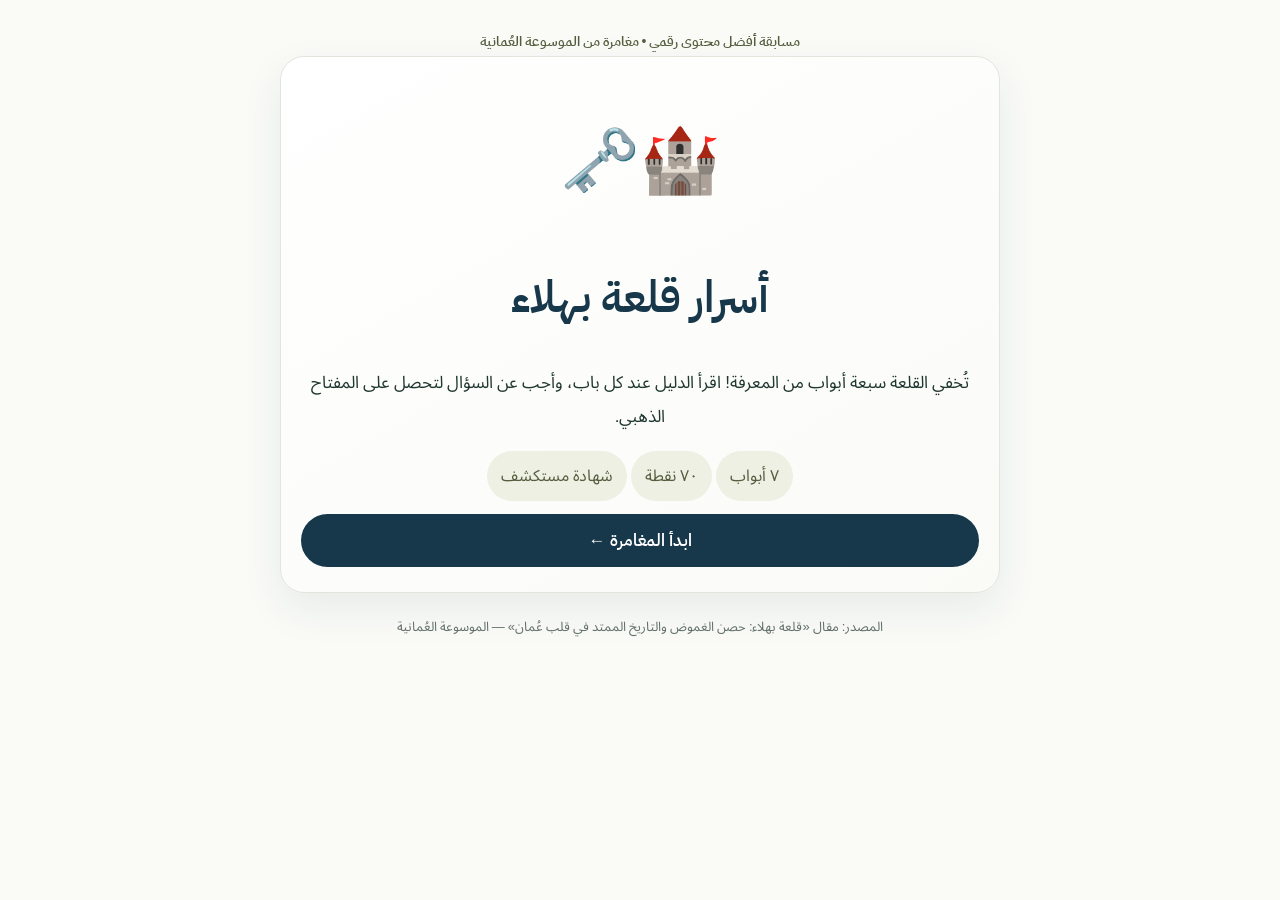
<file: assets/content/games/bahla-fortress.html>
<!doctype html><html lang="ar" dir="rtl"><head><meta charset="utf-8"><meta name="viewport" content="width=device-width,initial-scale=1,viewport-fit=cover"><meta name="theme-color" content="#fafbf7"><title>أسرار قلعة بهلاء</title><style>*{box-sizing:border-box}body{margin:0;background:#082e31;color:#fff;font-family:Tahoma,Arial,sans-serif;min-height:100vh}main{max-width:650px;margin:auto;padding:24px 15px 45px}.panel{background:linear-gradient(145deg,#205d59,#0b3439);border:1px solid #6d9891;border-radius:24px;padding:25px 20px;box-shadow:0 18px 45px #001a1b88}.top{text-align:center;color:#f8d88e;font-size:14px;line-height:2}h1{text-align:center;color:#ffe1a0;font-size:clamp(28px,7vw,44px);line-height:1.45}h2{color:#ffe1a0}p{line-height:2;font-size:17px}.hero{text-align:center;font-size:75px;margin:20px}.btn{display:block;width:100%;background:#f7d88f;border:0;border-radius:15px;padding:17px;color:#103a38;font-size:19px;font-weight:bold;cursor:pointer;margin-top:13px;text-align:center}.btn:active{transform:scale(.98)}.option{display:block;width:100%;padding:15px;margin:11px 0;text-align:right;background:#f1f7f4;color:#123d3c;border:2px solid transparent;border-radius:12px;font-size:17px;cursor:pointer}.option:disabled{opacity:1}.correct{background:#bdf1d0!important;border-color:#19a25e!important}.wrong{background:#ffd0d0!important;border-color:#d43e43!important}.small{font-size:14px;color:#d2e6df}.progress{height:10px;background:#426c68;border-radius:20px;overflow:hidden}.progress>div{height:100%;background:#eac574;transition:width .3s}.badge{display:inline-block;background:#ffffff22;border-radius:40px;padding:8px 14px}.feedback{border-radius:12px;padding:14px;background:#ffffff17;margin-top:15px;line-height:1.8}a{color:#ffe1a0}input{font-size:18px;padding:14px;width:100%;border-radius:12px;border:0}footer{text-align:center;margin-top:20px;color:#b8d2ca;font-size:13px}button:focus-visible{outline:3px solid #fff}</style>
<style>
@font-face{font-family:"Noto Sans Arabic";src:url("../../fonts/noto-sans-arabic-400.woff2") format("woff2");font-weight:400;font-display:swap}
@font-face{font-family:"IBM Plex Sans Arabic";src:url("../../fonts/ibm-plex-sans-arabic-600.woff2") format("woff2");font-weight:600;font-display:swap}
body{background:#fafbf7;color:#213832;font-family:"Noto Sans Arabic",Tahoma,Arial,sans-serif}
h1,h2,.top,.btn{font-family:"IBM Plex Sans Arabic","Noto Sans Arabic",Tahoma,Arial,sans-serif}
main{max-width:760px;padding:28px 20px 48px}.panel{background:linear-gradient(150deg,#fff 0%,#fafbf7 100%);border:1px solid #e1e6dc;border-radius:24px;box-shadow:0 16px 42px rgba(23,56,74,.08)}
.top{color:#555d3e}.hero{font-size:64px;margin:12px}.badge{background:#eef0e4;color:#555d3e}.btn{background:#17384a;color:#fff;border-radius:99px;padding:14px 20px;font-size:17px;transition:background .2s,transform .2s}.btn:hover{background:#102b39;transform:translateY(-1px)}.btn:active{transform:scale(.98)}.option{background:#fff;color:#213832;border:1px solid #e1e6dc;border-radius:14px;font-family:"Noto Sans Arabic",Tahoma,Arial,sans-serif;transition:border-color .18s,background .18s,transform .18s}.option:hover:not(:disabled){border-color:#9a9f76;background:#f7f8f2;transform:translateY(-1px)}.correct{background:#e6f1e9!important;border-color:#367557!important;color:#213832}.wrong{background:#f8e9e5!important;border-color:#963d31!important;color:#213832}.progress{background:#eef0e4}.progress>div{background:#bf8c34}.feedback{background:#eef0e4;color:#213832}.small{color:#62706a}.panel h1,.panel h2{color:#17384a}a{color:#17384a}input{border:1px solid #e1e6dc;color:#213832}footer{color:#62706a}button:focus-visible,input:focus-visible{outline:3px solid #bf8c34;outline-offset:3px}
@media(max-width:520px){main{padding:16px 12px 32px}.panel{padding:22px 16px}.hero{font-size:54px}p{font-size:15px}}
@media(prefers-reduced-motion:reduce){*,*::before,*::after{animation:none!important;scroll-behavior:auto!important;transition:none!important}}
</style>
</head><body><main><div class="top">مسابقة أفضل محتوى رقمي • مغامرة من الموسوعة العُمانية</div><section class="panel" id="app" aria-live="polite"><div class="hero">🏰🗝️</div><h1>أسرار قلعة بهلاء</h1><p style="text-align:center">تُخفي القلعة سبعة أبواب من المعرفة! اقرأ الدليل عند كل باب، وأجب عن السؤال لتحصل على المفتاح الذهبي.</p><div style="text-align:center"><span class="badge">٧ أبواب</span> <span class="badge">٧٠ نقطة</span> <span class="badge">شهادة مستكشف</span></div><button class="btn" id="start">ابدأ المغامرة ←</button></section><footer>المصدر: مقال «قلعة بهلاء: حصن الغموض والتاريخ الممتد في قلب عُمان» — الموسوعة العُمانية</footer></main><script>
const source='https://omanki.com/قلعة-بهلاء-حصن-الغموض-والتاريخ-الممتد/';
const qs=[
{t:'بوابة المكان',hint:'تقع قلعة بهلاء في واحة بهلاء بمحافظة الداخلية.',q:'في أي محافظة تقع قلعة بهلاء؟',o:['محافظة ظفار','محافظة الداخلية','محافظة مسندم'],a:1,ex:'تقع قلعة بهلاء في محافظة الداخلية.'},
{t:'بوابة الطبيعة',hint:'تقوم القلعة على تلة صخرية مرتفعة تطل على المنطقة المحيطة.',q:'على ماذا شُيدت القلعة؟',o:['تلة صخرية مرتفعة','جزيرة بحرية','سهل رملي منخفض'],a:0,ex:'الموقع المرتفع ساعد في مراقبة المناطق المحيطة.'},
{t:'بوابة البناء',hint:'استُخدم اللبن الطيني المدعّم بالحجارة في بناء القلعة.',q:'ما المادة الأساسية في بناء قلعة بهلاء؟',o:['الزجاج','الحديد','اللبن الطيني'],a:2,ex:'تُعد القلعة مثالًا بارزًا للعمارة الطينية العُمانية.'},
{t:'بوابة الواحة',hint:'يحيط بالواحة سور بهلاء العظيم لحماية المنطقة القديمة.',q:'ما الذي يحيط بواحة بهلاء القديمة؟',o:['سور تاريخي','نفق تحت البحر','جسر زجاجي'],a:0,ex:'شكّل السور جزءًا من منظومة الحماية والدفاع.'},
{t:'بوابة الماء',hint:'ساعدت الأفلاج على ري الواحة واستمرار الزراعة.',q:'ما نظام الري التقليدي المذكور في المقال؟',o:['الثلوج','الأفلاج','الأمواج'],a:1,ex:'الأفلاج من أبرز أنظمة الري التقليدية في عُمان.'},
{t:'بوابة الدفاع',hint:'استُخدمت الأبراج والفتحات الصغيرة للمراقبة والدفاع.',q:'ما وظيفة الأبراج الدفاعية في القلعة؟',o:['مراقبة المنطقة وحمايتها','تربية الأسماك','إنتاج الكهرباء'],a:0,ex:'الأبراج عنصر أساسي في تصميم الحصون الدفاعية.'},
{t:'بوابة التاريخ',hint:'من أجزاء القلعة القديمة القصبة، التي ارتبطت بالعصر النبهاني.',q:'أي جزء من القلعة يرتبط بالعصر النبهاني؟',o:['محطة القطار','القصبة','المطار'],a:1,ex:'القصبة من أقدم أجزاء قلعة بهلاء.'}
];let i=0,points=0,locked=false,audio=null;const app=document.getElementById('app');
function tone(ok){try{audio=audio||new(window.AudioContext||window.webkitAudioContext)();if(audio.state==='suspended')audio.resume();const now=audio.currentTime;const notes=ok?[523,659,784]:[260,195];notes.forEach((freq,n)=>{const osc=audio.createOscillator(),gain=audio.createGain();osc.type=ok?'sine':'triangle';osc.frequency.value=freq;gain.gain.setValueAtTime(.0001,now+n*.12);gain.gain.exponentialRampToValueAtTime(.13,now+n*.12+.015);gain.gain.exponentialRampToValueAtTime(.0001,now+n*.12+.17);osc.connect(gain);gain.connect(audio.destination);osc.start(now+n*.12);osc.stop(now+n*.12+.18)})}catch(e){}}
function render(){locked=false;let x=qs[i];app.innerHTML=`<div style="display:flex;justify-content:space-between;gap:8px"><span class="badge">الباب ${i+1} من ${qs.length}</span><span class="badge">⭐ ${points} نقطة</span></div><div class="progress" style="margin-top:15px"><div style="width:${i/qs.length*100}%"></div></div><div class="hero">${['🧭','⛰️','🧱','🏰','💧','🛡️','🗝️'][i]}</div><h2>${x.t}</h2><p class="small">${x.hint}</p><h2 style="font-size:20px;color:#17384a">${x.q}</h2><div id="choices"></div><div id="result" aria-live="polite"></div>`;let choices=document.getElementById('choices');x.o.forEach((v,n)=>{let b=document.createElement('button');b.className='option';b.textContent=v;b.addEventListener('click',()=>choose(n));choices.appendChild(b)})}
function choose(n){if(locked)return;locked=true;let x=qs[i],ok=n===x.a;if(ok)points+=10;tone(ok);document.querySelectorAll('.option').forEach((b,k)=>{b.disabled=true;if(k===x.a)b.classList.add('correct');else if(k===n)b.classList.add('wrong')});let r=document.getElementById('result');r.innerHTML=`<div class="feedback"><strong>${ok?'🎉 إجابة صحيحة! حصلت على مفتاح ذهبي.':'🔎 إجابة غير صحيحة، تابع الاستكشاف!'}</strong><div>${x.ex}</div></div><button class="btn" id="next">${i===qs.length-1?'افتح صندوق الكنز 🏆':'انتقل إلى الباب التالي ←'}</button>`;document.getElementById('next').addEventListener('click',()=>{i++;i<qs.length?render():finish()})}
function finish(){app.innerHTML=`<div class="hero">🏆✨</div><h1>اكتملت المغامرة!</h1><p style="text-align:center">اكتشفت أسرار قلعة بهلاء، وتعرفت على جانب من تراث عُمان.</p><h2 style="text-align:center">نتيجتك: ${points} / 70</h2><div class="feedback" style="text-align:center"><h2>شهادة مستكشف قلعة بهلاء</h2><p>تُمنح هذه الشهادة إلى</p><input id="name" placeholder="اكتب اسم المستكشف" maxlength="60"><p>تقديرًا لإكمال المغامرة التعليمية</p></div><button class="btn" id="print">طباعة الشهادة</button><button class="btn" id="again" style="background:#cce5dc">العب مرة أخرى</button><p class="small" style="text-align:center"><a href="${source}" target="_blank" rel="noopener">اقرأ المقال الأصلي في الموسوعة العُمانية ↗</a></p>`;document.getElementById('again').onclick=()=>{i=0;points=0;render()};document.getElementById('print').onclick=()=>{let name=document.getElementById('name').value.trim()||'مستكشف عُمان';let w=window.open('','_blank');if(!w){alert('للطباعة افتح اللعبة في متصفح Safari أو Chrome');return}w.document.write(`<html lang="ar" dir="rtl"><meta charset="utf-8"><style>body{text-align:center;font-family:Tahoma;padding:80px;border:15px double #b99952;color:#194641}h1{font-size:40px}p{font-size:24px}</style><h1>🏆 شهادة مستكشف قلعة بهلاء</h1><p>تُمنح إلى</p><h1>${name.replace(/[<>&]/g,'')}</h1><p>لإتمام المغامرة التعليمية عن قلعة بهلاء</p><p>النتيجة: ${points} من 70</p></html>`);w.document.close();w.focus();w.print()}}
document.getElementById('start').addEventListener('click',()=>{tone(true);render()});
</script></body></html>
</file>
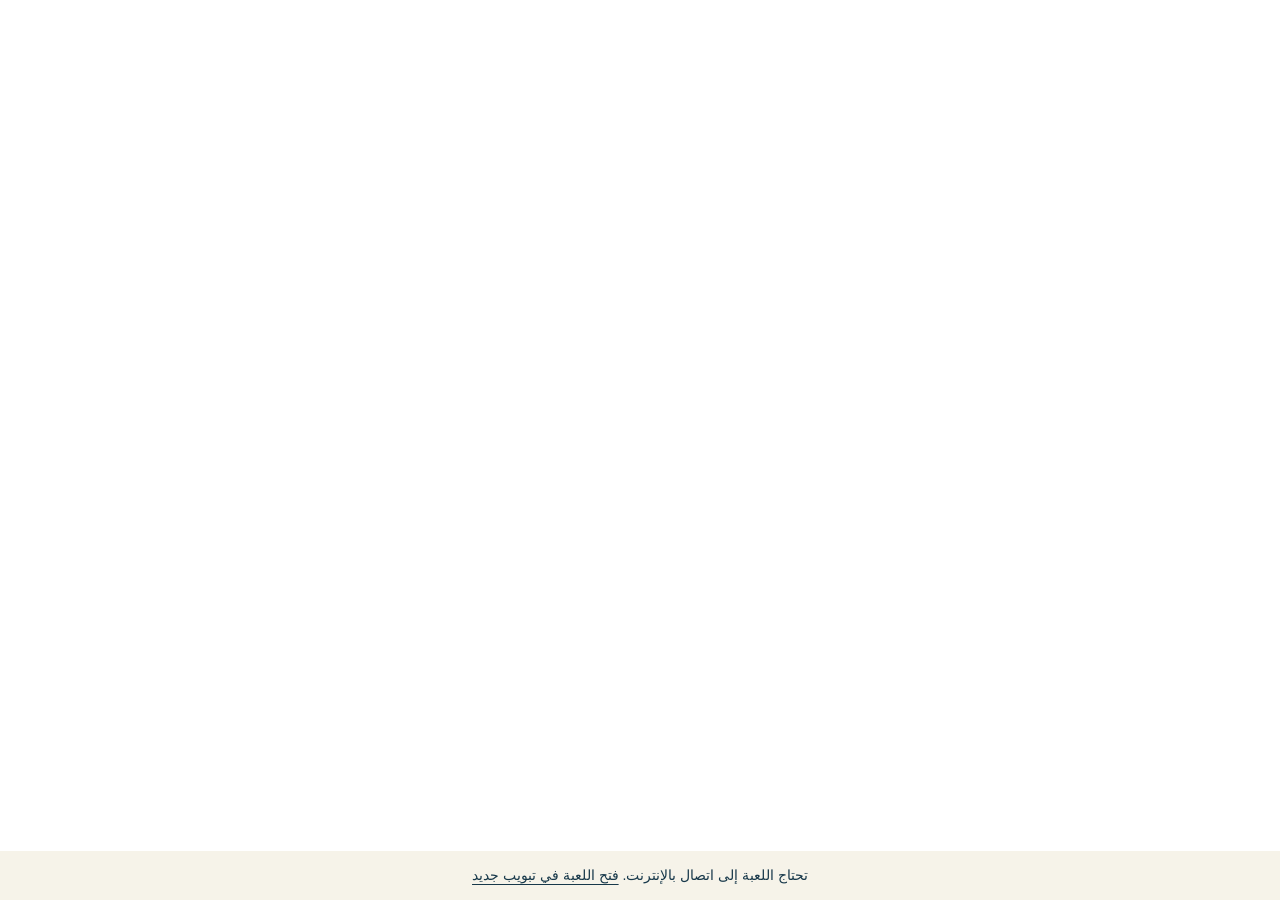
<file: assets/content/games/oman-economy.html>
<!doctype html>
<html lang="ar" dir="rtl">
<meta charset="utf-8">
<meta name="viewport" content="width=device-width,initial-scale=1">
<title>مهمة إنقاذ كنز الاقتصاد العُماني</title>
<style>
  *{box-sizing:border-box}html,body{height:100%;margin:0}body{display:flex;flex-direction:column;background:#f6f3e9;color:#17384a;font:14px Tahoma,sans-serif}iframe{display:block;flex:1;width:100%;min-height:500px;border:0;background:#fff}p{margin:0;padding:12px 16px;text-align:center;line-height:1.8}a{color:inherit;text-underline-offset:4px}
</style>
<iframe title="مهمة إنقاذ كنز الاقتصاد العُماني على Canva" src="https://www.canva.com/design/DAHY1fW5OkU/OrWAfcBPW72qQvgi20LZRw/view?embed" allow="fullscreen" allowfullscreen></iframe>
<p>تحتاج اللعبة إلى اتصال بالإنترنت. <a href="https://www.canva.com/design/DAHY1fW5OkU/OrWAfcBPW72qQvgi20LZRw/view" target="_blank" rel="noopener noreferrer">فتح اللعبة في تبويب جديد</a></p>
</html>
</file>
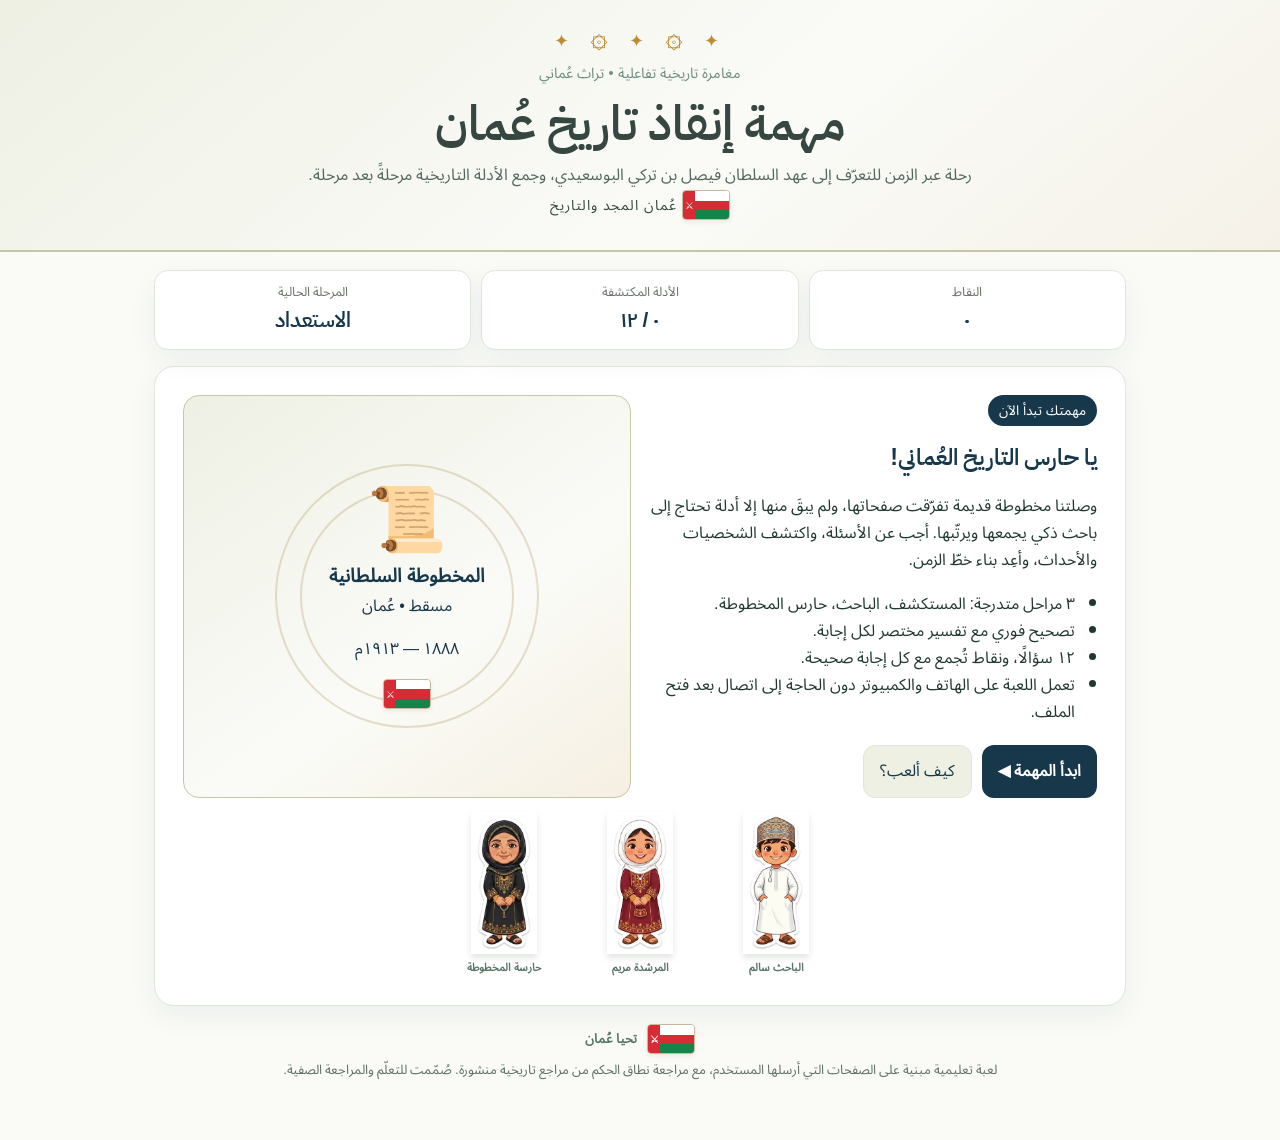
<file: assets/content/games/oman-history-rescue.html>
<!doctype html>
<html lang="ar" dir="rtl">
<head>
<meta charset="utf-8">
<meta name="viewport" content="width=device-width, initial-scale=1">
<meta name="theme-color" content="#fafbf7">
<title>مهمة إنقاذ تاريخ عُمان | فيصل بن تركي</title>
<style>
:root{--green:#527b72;--green2:#789b91;--gold:#e5c987;--sand:#f7f0e4;--ink:#354740;--red:#bd7568;--pale:#fffdf8}
*{box-sizing:border-box} body{margin:0;background:#f5f0e7;color:var(--ink);font-family:Tahoma,Arial,sans-serif;line-height:1.7}
button{font:inherit;cursor:pointer} button:focus-visible{outline:3px solid #e0a33b;outline-offset:3px}
.hero{background:linear-gradient(135deg,#dcebe4,#e9e3f3 58%,#f8e8d8);color:#354740;padding:26px 18px 30px;text-align:center;border-bottom:5px solid var(--gold)}
.ornament{letter-spacing:8px;color:var(--gold);font-size:18px}.eyebrow{font-size:.9rem;color:#6f8e80;margin:5px 0}
h1{font-size:clamp(1.7rem,5vw,3rem);line-height:1.25;margin:8px auto;max-width:850px} .subtitle{max-width:720px;margin:8px auto 0;color:#52685f}
.wrap{max-width:1000px;margin:0 auto;padding:18px 14px 40px}
.status{display:grid;grid-template-columns:repeat(3,1fr);gap:10px;margin-bottom:16px}
.stat{background:var(--pale);border:1px solid #e5d9c4;border-radius:14px;text-align:center;padding:10px;box-shadow:0 4px 12px #42321b0c}
.stat small{display:block;color:#6d756b;font-size:.8rem}.stat strong{font-size:1.3rem;color:var(--green)}
.panel{background:var(--pale);border:1px solid #e5d9c4;border-radius:20px;padding:clamp(16px,3vw,28px);box-shadow:0 10px 30px #42321b10}
.intro-grid{display:grid;grid-template-columns:1fr 1fr;gap:18px;align-items:stretch}
.story-art{background:linear-gradient(155deg,#e8e1f2,#dceee5 55%,#fae8d9);border-radius:16px;min-height:220px;display:flex;align-items:center;justify-content:center;position:relative;overflow:hidden;border:1px solid #c5ae7c}
.story-art:before,.story-art:after{content:"";position:absolute;border:2px solid #b7a477;border-radius:50%;width:210px;height:210px;opacity:.35}
.story-art:after{width:260px;height:260px}
.seal{z-index:1;text-align:center;color:var(--green);padding:18px}
.seal .symbol{font-size:4rem;line-height:1.2}.seal b{display:block;font-size:1.2rem}
h2{margin:0 0 10px;color:var(--green);font-size:1.45rem} h3{margin:0 0 8px;color:var(--green)}
ul{padding-right:22px}.primary,.secondary,.answer{border:0;border-radius:12px;padding:12px 16px;transition:transform .12s,filter .12s}
.primary{background:#648b7e;color:white;font-weight:bold}.primary:hover,.secondary:hover,.answer:hover{filter:brightness(1.08);transform:translateY(-1px)}
.secondary{background:#f0e9f7;color:#526d65;border:1px solid #d6c9e5}
.btn-row{display:flex;flex-wrap:wrap;gap:10px;margin-top:18px}
.progress-area{margin-bottom:15px}.progress-label{display:flex;justify-content:space-between;gap:8px;font-size:.9rem;margin-bottom:6px}
.progress{height:9px;background:#eee6d9;border-radius:20px;overflow:hidden}.bar{height:100%;width:0;background:linear-gradient(90deg,#8eb9a6,#e5cc8e);transition:width .3s}
.stage-tag{display:inline-block;background:#f0e5c9;color:#725d32;padding:4px 10px;border-radius:20px;font-size:.85rem;margin-bottom:10px}
.question{font-size:clamp(1.15rem,3vw,1.45rem);font-weight:bold;line-height:1.55;margin:8px 0 18px}
.answers{display:grid;grid-template-columns:1fr 1fr;gap:10px}
.answer{text-align:right;background:#fffdf7;border:1.5px solid #d7c7a4;color:var(--ink);min-height:58px}
.answer.correct{border-color:#2d785b;background:#e0f2e6}.answer.wrong{border-color:#b94e3e;background:#fae6df}.answer:disabled{cursor:default;transform:none}
.feedback{margin-top:14px;padding:12px 14px;border-radius:12px;display:none}.feedback.show{display:block}.feedback.good{background:#e0f2e6;border:1px solid #8fc4a2}.feedback.bad{background:#fae6df;border:1px solid #dca195}
.hint{font-size:.9rem;color:#6c6d5d;margin-top:12px}
.timeline{display:grid;grid-template-columns:repeat(3,1fr);gap:10px;margin:16px 0}
.timecard{background:#f1e5cd;border-right:4px solid var(--gold);border-radius:10px;padding:10px}
.timecard b{display:block;color:var(--green)}
.badge{display:inline-block;border-radius:20px;background:#28574b;color:white;padding:4px 11px;font-size:.85rem}
.footer{text-align:center;color:#686c5f;font-size:.82rem;padding:18px 8px}
.hidden{display:none!important}
/* شخصيات عُمانية كرتونية متحركة */
.oman-crew{display:flex;justify-content:center;align-items:flex-end;gap:16px;margin:14px auto 0;max-width:440px}
.sim{width:clamp(82px,24vw,120px);text-align:center;animation:bob 2.5s ease-in-out infinite;transform-origin:bottom center}
.sim:nth-child(2){animation-delay:.35s}.sim:nth-child(3){animation-delay:.7s}
.crew-img{display:block;width:100%;height:142px;object-fit:contain;border-radius:12px;filter:drop-shadow(0 4px 3px #344b3522);background:transparent}
.sim-body{height:48px;width:46px;margin:-2px auto 0;border-radius:14px 14px 7px 7px;background:#fffdf8;border:2px solid #d9d4c8;position:relative;box-shadow:0 4px 0 #d7c8ad}
.sim-body:before{content:"";position:absolute;top:0;left:50%;height:100%;border-left:2px solid #e6dfd1}
.sim-cap{height:13px;width:32px;background:#a47a4b;border-radius:50% 50% 4px 4px;margin:0 auto -2px;border:1px solid #805c38}
.sim-label{font-size:11px;color:#5c766a;margin-top:5px;font-weight:bold}
.sim-female .sim-body{background:#b8cbbd;border-color:#9db5a6;border-radius:13px 13px 6px 6px;width:52px;height:48px}
.sim-female .sim-cap{background:#f8f5ec;border-color:#d8d1c2;width:38px;height:19px;border-radius:50% 50% 8px 8px}
.flag-oman{display:inline-flex;direction:ltr;align-items:stretch;width:48px;height:30px;border:1px solid #c8b99c;border-radius:4px;overflow:hidden;vertical-align:middle;box-shadow:0 2px 5px #0001}
.flag-pole{width:12px;background:#d52c35;display:flex;align-items:center;justify-content:center;color:white;font-size:10px}
.flag-stripes{display:flex;flex-direction:column;flex:1}.flag-stripes i:nth-child(1){background:#fff;flex:1}.flag-stripes i:nth-child(2){background:#d52c35;flex:1}.flag-stripes i:nth-child(3){background:#16834a;flex:1}
.footer-flag{display:flex;align-items:center;justify-content:center;gap:10px;margin-bottom:5px;color:#55776a;font-weight:bold}
.answer{position:relative;overflow:hidden}.answer:before{content:"✦";position:absolute;left:12px;top:50%;transform:translateY(-50%);color:#c5a55f;opacity:.75;font-size:13px}
.answer.correct:before{content:"✓";color:#2d785b}.answer.wrong:before{content:"↻";color:#b94e3e}
@keyframes bob{0%,100%{transform:translateY(0) rotate(0)}50%{transform:translateY(-7px) rotate(1deg)}}
@keyframes sparkle{0%,100%{opacity:.5;transform:scale(.95)}50%{opacity:1;transform:scale(1.08)}}
.ornament.flagline{letter-spacing:0;color:inherit;animation:sparkle 3s ease-in-out infinite}
@media(prefers-reduced-motion:reduce){.sim,.ornament.flagline{animation:none}}
@media(max-width:680px){.intro-grid{grid-template-columns:1fr}.story-art{min-height:160px}.answers{grid-template-columns:1fr}.status{gap:6px}.stat{padding:8px 4px}.stat strong{font-size:1.1rem}.timeline{grid-template-columns:1fr}.wrap{padding:12px 10px 28px}}
@media(prefers-reduced-motion:reduce){*{transition:none!important}}

@font-face{font-family:"Noto Sans Arabic";src:url("../../fonts/noto-sans-arabic-400.woff2") format("woff2");font-weight:400;font-display:swap}
@font-face{font-family:"IBM Plex Sans Arabic";src:url("../../fonts/ibm-plex-sans-arabic-600.woff2") format("woff2");font-weight:600;font-display:swap}
:root{--green:#17384a;--green2:#9a9f76;--gold:#bf8c34;--sand:#fafbf7;--ink:#213832;--red:#963d31;--pale:#fff}
body{background:#fafbf7;color:#213832;font-family:"Noto Sans Arabic",Tahoma,Arial,sans-serif}
h1,h2,h3,.stat strong,.question,.stage-tag{font-family:"IBM Plex Sans Arabic","Noto Sans Arabic",Tahoma,Arial,sans-serif}
.hero{background:linear-gradient(140deg,#eef0e4 0%,#fafbf7 58%,#f5f1e8 100%);border-bottom:2px solid #c5c8a6}
.ornament{color:#bf8c34}.panel,.stat{background:#fff;border-color:#e1e6dc;box-shadow:0 10px 28px rgba(23,56,74,.06)}
.story-art{background:linear-gradient(145deg,#eef0e4,#fafbf7 60%,#f6efe2);border-color:#c5c8a6}
.primary{background:#17384a;color:#fff}.primary:hover{background:#102b39}
.secondary{background:#eef0e4;color:#17384a;border-color:#e1e6dc}
.badge{background:#17384a;color:#fff}.stage-tag{background:#eef0e4;color:#555d3e}
.progress{background:#eef0e4}.bar{background:linear-gradient(90deg,#9a9f76,#bf8c34)}
.answer{background:#fff;border-color:#e1e6dc;color:#213832}.answer.correct{border-color:#367557;background:#e6f1e9}.answer.wrong{border-color:#963d31;background:#f8e9e5}
.feedback.good{background:#e6f1e9;border-color:#b7d3bf}.feedback.bad{background:#f8e9e5;border-color:#e3c2ba}
.timecard{background:#f4f4ec;border-right-color:#bf8c34}.footer{color:#62706a}
@media(prefers-reduced-motion:reduce){*,*::before,*::after{animation:none!important;scroll-behavior:auto!important;transition:none!important}}
</style>
</head>
<body>
<header class="hero">
  <div class="ornament">✦ ۞ ✦ ۞ ✦</div>
  <div class="eyebrow">مغامرة تاريخية تفاعلية • تراث عُماني</div>
  <h1>مهمة إنقاذ تاريخ عُمان</h1>
  <p class="subtitle">رحلة عبر الزمن للتعرّف إلى عهد السلطان فيصل بن تركي البوسعيدي، وجمع الأدلة التاريخية مرحلةً بعد مرحلة.</p>
  <div class="ornament flagline"><span class="flag-oman" aria-label="علم سلطنة عُمان"><span class="flag-pole">⚔</span><span class="flag-stripes"><i></i><i></i><i></i></span></span> <span style="font-size:14px;letter-spacing:1px">عُمان المجد والتاريخ</span></div>
</header>
<main class="wrap">
  <section class="status" aria-label="إحصاءات اللعبة">
    <div class="stat"><small>النقاط</small><strong id="score">٠</strong></div>
    <div class="stat"><small>الأدلة المكتشفة</small><strong id="found">٠ / ١٢</strong></div>
    <div class="stat"><small>المرحلة الحالية</small><strong id="stageStat">الاستعداد</strong></div>
  </section>

  <section id="welcome" class="panel">
    <div class="intro-grid">
      <div>
        <span class="badge">مهمتك تبدأ الآن</span>
        <h2 style="margin-top:12px">يا حارس التاريخ العُماني!</h2>
        <p>وصلتنا مخطوطة قديمة تفرّقت صفحاتها، ولم يبقَ منها إلا أدلة تحتاج إلى باحث ذكي يجمعها ويرتّبها. أجب عن الأسئلة، واكتشف الشخصيات والأحداث، وأعِد بناء خطّ الزمن.</p>
        <ul>
          <li>٣ مراحل متدرجة: المستكشف، الباحث، حارس المخطوطة.</li>
          <li>تصحيح فوري مع تفسير مختصر لكل إجابة.</li>
          <li>١٢ سؤالًا، ونقاط تُجمع مع كل إجابة صحيحة.</li>
          <li>تعمل اللعبة على الهاتف والكمبيوتر دون الحاجة إلى اتصال بعد فتح الملف.</li>
        </ul>
        <div class="btn-row"><button type="button" class="primary" id="startBtn">ابدأ المهمة ◀</button><button type="button" class="secondary" id="howBtn">كيف ألعب؟</button></div>
      </div>
      <div class="story-art" aria-label="زخارف مستوحاة من التراث العُماني">
        <div class="seal"><div class="symbol">📜</div><b>المخطوطة السلطانية</b><span>مسقط • عُمان</span><p>١٨٨٨ — ١٩١٣م</p><span class="flag-oman" aria-label="علم سلطنة عُمان"><span class="flag-pole">⚔</span><span class="flag-stripes"><i></i><i></i><i></i></span></span></div>
      </div>
    </div>
    <div class="oman-crew" aria-label="الشخصيات العُمانية المرشدة للاعب">
      <div class="sim"><img class="crew-img" src="[data-uri]" alt="طالب عُماني يرتدي الدشداشة البيضاء والكمة"><div class="sim-label">الباحث سالم</div></div>
      <div class="sim sim-female"><img class="crew-img" src="[data-uri]" alt="طالبة عُمانية ترتدي الزي التراثي والحجاب الأبيض"><div class="sim-label">المرشدة مريم</div></div>
      <div class="sim"><img class="crew-img" src="[data-uri]" alt="شخصية عُمانية بزي تراثي وحجاب أسود"><div class="sim-label">حارسة المخطوطة</div></div>
    </div>
    <div id="how" class="feedback show hidden"><b>طريقة اللعب:</b> اختر إجابة واحدة. تحصل على ١٠ نقاط عند الإجابة الصحيحة من المحاولة الأولى، ثم يظهر تفسير موثوق من المعلومات المتاحة. لا تخصم نقاط عند الخطأ؛ حاول أن تتعلّم من التصحيح.</div>
  </section>

  <section id="game" class="panel hidden" aria-live="polite">
    <div class="progress-area">
      <div class="progress-label"><span id="stageLabel">المرحلة الأولى</span><span id="qCount">السؤال ١ من ١٢</span></div>
      <div class="progress"><div id="progressBar" class="bar"></div></div>
    </div>
    <span id="stageTag" class="stage-tag">المرحلة الأولى: المستكشف</span>
    <div id="question" class="question"></div>
    <div id="answers" class="answers"></div>
    <div id="feedback" class="feedback" role="status"></div>
    <div class="btn-row"><button type="button" id="nextBtn" class="primary hidden">الدليل التالي ←</button></div>
    <p class="hint">تذكّر: الهدف هو فهم الأحداث وربطها بزمنها، وليس التخمين فقط.</p>
  </section>

  <section id="finish" class="panel hidden">
    <span class="badge">اكتملت المهمة</span>
    <h2 style="margin-top:12px">أحسنت! أعدت ترتيب المخطوطة التاريخية</h2>
    <p id="resultText"></p>
    <div class="timeline">
      <div class="timecard"><b>١٨٨٨م</b>بداية حكم السلطان فيصل بن تركي.</div>
      <div class="timecard"><b>فترة الحكم</b>تحديات داخلية وعلاقات مع قوى خارجية.</div>
      <div class="timecard"><b>١٩١٣م</b>انتهاء حكمه وخلافة السلطان تيمور بن فيصل.</div>
    </div>
    <p><b>مراجعة تاريخية:</b> لم نجعل يوم الميلاد أو بعض تواريخ الحملات التفصيلية أسئلة حاسمة؛ لأن تحويل بعض التواريخ الهجرية إلى الميلادية قد يختلف بين المراجع. ركّزت اللعبة على الوقائع العامة الواضحة في الصفحات والمراجع التاريخية.</p>
    <div class="btn-row"><button type="button" id="restartBtn" class="primary">العب من جديد ↻</button><button type="button" id="reviewBtn" class="secondary">مراجعة الأدلة</button></div>
    <div id="review" class="hidden" style="margin-top:18px"></div>
  </section>
  <div class="footer"><div class="footer-flag"><span class="flag-oman" aria-label="علم سلطنة عُمان"><span class="flag-pole">⚔</span><span class="flag-stripes"><i></i><i></i><i></i></span></span><span>تحيا عُمان</span></div>لعبة تعليمية مبنية على الصفحات التي أرسلها المستخدم، مع مراجعة نطاق الحكم من مراجع تاريخية منشورة. صُمّمت للتعلّم والمراجعة الصفية.</div>
</main>
<script>
const stages = [
 {name:"المرحلة الأولى: المستكشف",short:"المستكشف",questions:[
  {q:"إلى أي أسرة ينتمي السلطان فيصل بن تركي؟",a:["أسرة البوسعيد","أسرة اليعاربة","أسرة النباهنة","أسرة آل بوفلاح"],c:0,e:"تذكر الصفحة اسمه كاملًا: فيصل بن تركي بن سعيد البوسعيدي."},
  {q:"من هو والد السلطان فيصل بن تركي؟",a:["السلطان تيمور بن فيصل","السلطان تركي بن سعيد","الإمام سالم بن راشد الخروصي","السيد فهد بن تركي"],c:1,e:"كان السلطان تركي بن سعيد والد فيصل، وتولى الحكم قبله."},
  {q:"في أي عام بدأ حكم السلطان فيصل بن تركي؟",a:["١٨٦٤م","١٨٨٨م","١٩٠٦م","١٩١٣م"],c:1,e:"بدأ حكمه عام ١٨٨٨م، وهو التاريخ الذي تؤكده المراجع التاريخية."},
  {q:"ما المدة العامة لحكم السلطان فيصل بن تركي؟",a:["١٨٧١–١٨٨٨م","١٨٨٨–١٩١٣م","١٩١٣–١٩٣٢م","١٩٣٢–١٩٧٠م"],c:1,e:"امتد حكمه من عام ١٨٨٨م إلى عام ١٩١٣م."}
 ]},
 {name:"المرحلة الثانية: الباحث",short:"الباحث",questions:[
  {q:"من الذي خلف السلطان فيصل بن تركي في الحكم؟",a:["السلطان قابوس بن سعيد","السلطان تيمور بن فيصل","السلطان تركي بن سعيد","الإمام عزان بن قيس"],c:1,e:"خلفه ابنه السلطان تيمور بن فيصل عام ١٩١٣م."},
  {q:"بحسب النص، ما أحد الأمور التي اهتم بها السلطان فيصل في بداية حكمه؟",a:["تكوين جيش لتوطيد الأمن والاستقرار","إنشاء مطار دولي","إطلاق البث التلفزيوني","بناء شبكة قطارات"],c:0,e:"توضح الصفحة أنه اهتم بالأوضاع الداخلية وبناء جيش بقيادة أخيه السيد فهد بن تركي."},
  {q:"ما أبرز نوع من التحديات الداخلية التي تذكرها الصفحات؟",a:["نزاعات وصراعات قبلية","نزاع على الفضاء","حروب مع دول في الأمريكتين","خلافات حول النفط الحديث"],c:0,e:"تتناول الصفحات النزاعات القبلية وتحديات الاستقرار في مناطق من عُمان."},
  {q:"أي منطقة تذكرها الصفحات ضمن الأحداث والحملات في عهد السلطان؟",a:["ظفار","الأندلس","بلاد الشام","شمال أوروبا"],c:0,e:"تذكر الصفحات حملة على ظفار، كما ترد أسماء مناطق عُمانية أخرى مثل مسقط وسمايل."}
 ]},
 {name:"المرحلة الثالثة: حارس المخطوطة",short:"حارس المخطوطة",questions:[
  {q:"كيف كانت علاقة السلطان فيصل بن تركي بصالح بن علي الحارثي وفق النص؟",a:["كانت ثابتة وهادئة طوال عهده","تغيّرت بين الصداقة والتوتر","لم يرد ذكرها في الصفحات","كانت علاقة أسرية مباشرة"],c:1,e:"يشرح النص أن العلاقة تبدّلت، ومرّت بفترات صداقة وأخرى من العداء."},
  {q:"أي دولة أوروبية تظهر في الصفحات ضمن سياق العلاقات الخارجية؟",a:["بريطانيا","البرتغال فقط","إسبانيا","اليونان"],c:0,e:"تتناول الصفحات علاقة السلطان ببريطانيا، كما تذكر فرنسا في سياق العلاقات الخارجية."},
  {q:"ما الهدف من إرسال السلطان حملة إلى ظفار كما يوضّح النص؟",a:["التعامل مع اضطرابات في المنطقة","البحث عن طريق إلى الصين","إنشاء عاصمة جديدة","إلغاء الموانئ"],c:0,e:"يربط النص الحملة بالأوضاع في ظفار ومحاولة إعادة ضبطها."},
  {q:"أي عبارة تلخّص نهاية عهد السلطان فيصل بن تركي بدقة؟",a:["انتهى حكمه عام ١٨٨٨م","انتهى حكمه عام ١٩١٣م وخلفه تيمور بن فيصل","خلفه والده تركي بن سعيد","حكم حتى عام ١٩٣٢م"],c:1,e:"انتهى حكم فيصل عام ١٩١٣م، ثم تولى ابنه تيمور بن فيصل الحكم."}
 ]}
];
const all = stages.flatMap((s,si)=>s.questions.map((q,qi)=>({...q,stage:si,local:qi})));
let index=0,score=0,answered=false,firstTry=true,found=0,results=[];
const $=id=>document.getElementById(id);
const arNums=n=>String(n).replace(/\d/g,d=>"٠١٢٣٤٥٦٧٨٩"[+d]);
function show(id){$(id).classList.remove("hidden")} function hide(id){$(id).classList.add("hidden")}
function updateStats(){$("score").textContent=arNums(score);$("found").textContent=arNums(found)+" / "+arNums(all.length);$("stageStat").textContent=index>=all.length?"تمت":stages[all[index].stage].short}
$("howBtn").onclick=()=> $("how").classList.toggle("hidden");
$("startBtn").addEventListener("click", function(event){
 event.preventDefault();
 index=0;score=0;found=0;results=[];
 hide("welcome");hide("finish");show("game");
 updateStats();render();
});
function render(){
 if(index>=all.length){finish();return}
 answered=false;firstTry=true;const q=all[index],s=stages[q.stage];
 $("stageLabel").textContent=s.name;$("stageTag").textContent=s.name;
 $("qCount").textContent="السؤال "+arNums(index+1)+" من "+arNums(all.length);
 $("progressBar").style.width=(index/all.length*100)+"%";
 $("question").textContent=q.q;$("answers").innerHTML="";$("feedback").className="feedback";$("feedback").textContent="";hide("nextBtn");
 q.a.forEach((a,i)=>{const b=document.createElement("button");b.className="answer";b.textContent=["أ) ","ب) ","ج) ","د) "][i]+a;b.onclick=()=>choose(i,b);$("answers").appendChild(b)});
 updateStats();
}
function choose(i,btn){
 if(answered)return;const q=all[index],buttons=[...$("answers").children];
 if(i===q.c){answered=true;buttons.forEach((b,j)=>{b.disabled=true;if(j===q.c)b.classList.add("correct")});score+=firstTry?10:5;found++;$("feedback").className="feedback show good";$("feedback").innerHTML="<b>إجابة صحيحة! +"+arNums(firstTry?10:5)+" نقاط</b><br>"+q.e;show("nextBtn");results[index]={ok:true,answer:q.a[q.c],explanation:q.e};}
 else {firstTry=false;btn.classList.add("wrong");btn.disabled=true;$("feedback").className="feedback show bad";$("feedback").innerHTML="<b>ليست هذه الإجابة الصحيحة بعد.</b><br>حاول مرة أخرى؛ اقرأ السؤال وفكّر في الدليل.";}
 updateStats();
}
$("nextBtn").onclick=()=>{index++;render()};

function finish(){
 if(index < all.length){ return; }
 hide("game");hide("welcome");show("finish");$("progressBar").style.width="100%";
 const max=all.length*10,percent=Math.round(score/max*100);
 $("resultText").textContent="جمعت "+arNums(score)+" نقطة من أصل "+arNums(max)+". أتممت "+arNums(found)+" من "+arNums(all.length)+" سؤالًا بإجابة صحيحة. "+(percent>=80?"أنت حارس بارع للمخطوطة التاريخية!":percent>=50?"أداء جيد؛ راجع الأدلة لتثبيت المعلومات.":"بداية موفقة؛ أعد الجولة لترسّخ التسلسل الزمني.");
 updateStats();
}
$("restartBtn").onclick=()=>{index=0;score=0;found=0;results=[];hide("finish");show("game");render();};
$("reviewBtn").onclick=()=>{const r=$("review");r.classList.toggle("hidden");r.innerHTML="<h3>بطاقات مراجعة الأدلة</h3>"+all.map((q,i)=>`<div class="timecard" style="margin:8px 0"><b>${arNums(i+1)}. ${q.q}</b><div>الإجابة: ${q.a[q.c]}</div><small>${q.e}</small></div>`).join("")};
</script>
</body>
</html>
</file>
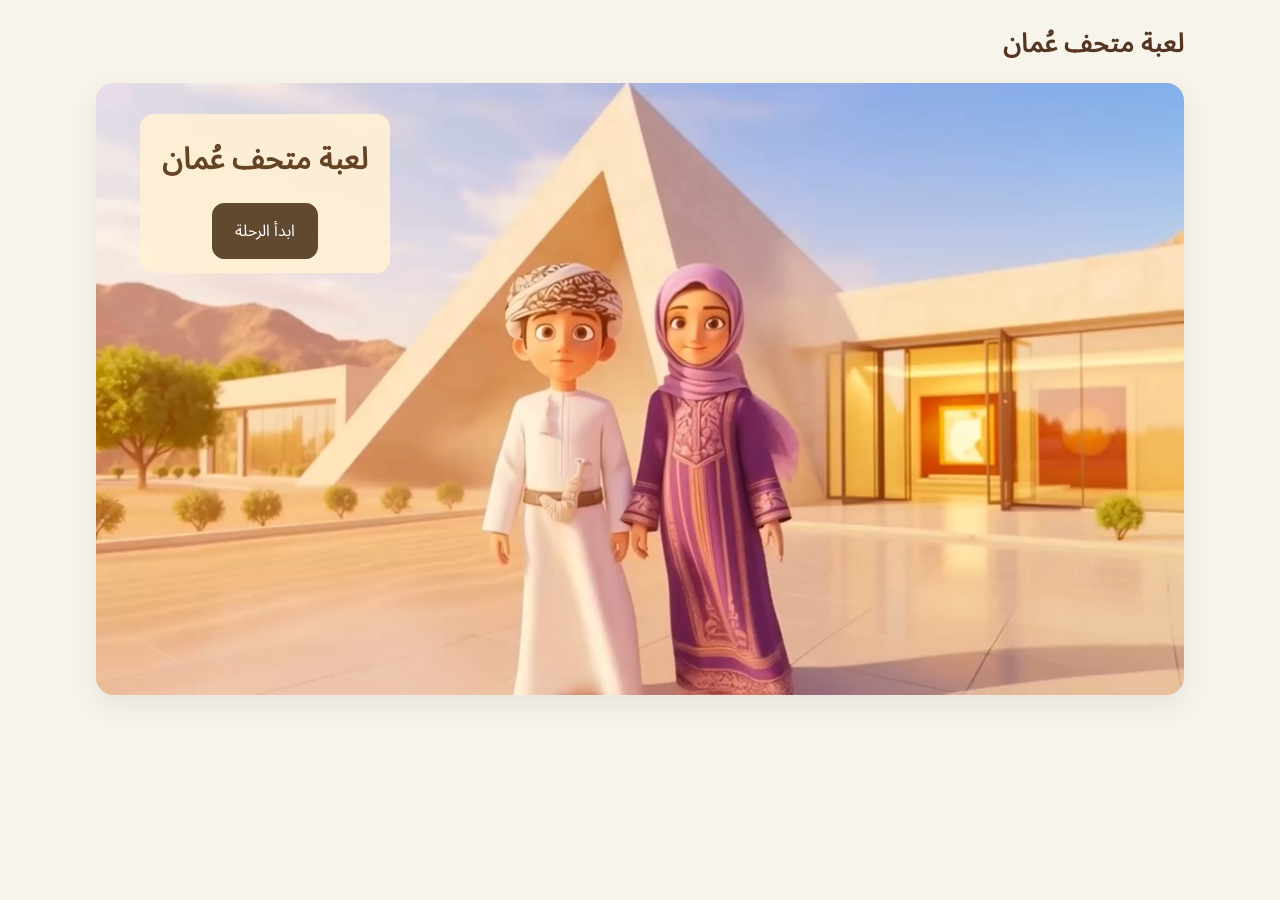
<file: assets/content/games/oman-museum.html>
<!doctype html>
<html lang="ar" dir="rtl">
<head>
  <meta charset="utf-8">
  <meta name="viewport" content="width=device-width,initial-scale=1">
  <title>لعبة متحف عُمان</title>
  <link rel="stylesheet" href="museum/game.css">
  <script src="museum/game.js" defer></script>
</head>
<body>
  <main>
    <header><h1>لعبة متحف عُمان</h1><button id="home" type="button" hidden>بداية اللعبة</button></header>
    <section id="scene" aria-label="متحف عُمان" aria-busy="true">
      <p class="loading" role="status">جارٍ تجهيز اللعبة…</p>
    </section>
    <nav id="actions" aria-label="التنقل في اللعبة"></nav>
    <p id="status" class="status" role="status" aria-live="polite"></p>
    <noscript>يرجى تفعيل JavaScript لتشغيل اللعبة، أو <a href="oman-museum.pptx" download>تنزيل ملف PowerPoint</a>.</noscript>
  </main>
</body>
</html>
</file>
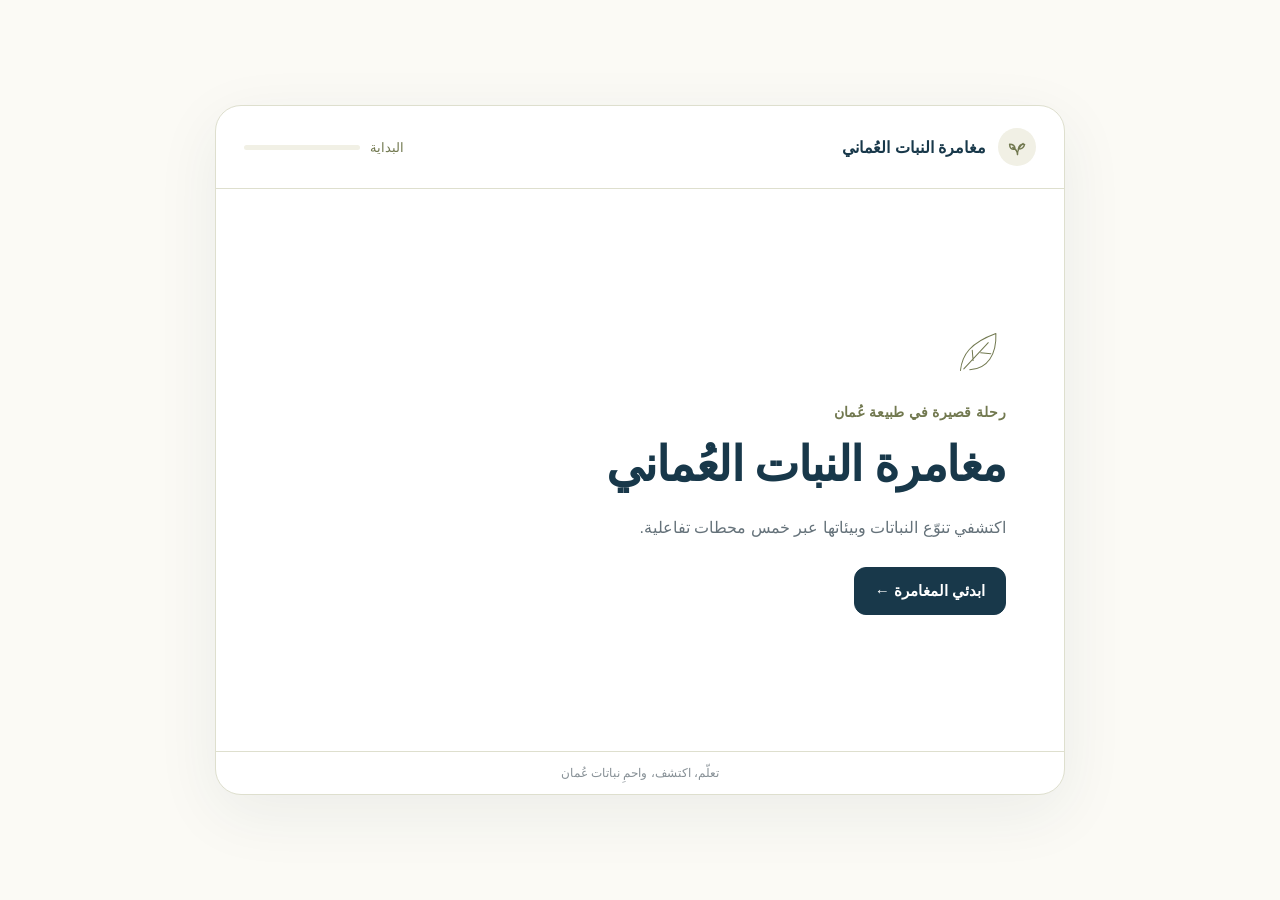
<file: assets/content/games/oman-plants-adventure.html>
<!doctype html>
<html lang="ar" dir="rtl">
<head>
<meta charset="utf-8"><meta name="viewport" content="width=device-width,initial-scale=1">
<meta name="theme-color" content="#f8f8f2">
<title>مغامرة النبات العُماني</title>
<style>
:root{color-scheme:light;--ink:#18384a;--olive:#727950;--gold:#b68a4a;--paper:#fbfaf5;--soft:#f1f0e5;--line:#dedfce;--green:#39755e;--red:#a34f43;font-family:"Noto Sans Arabic",Tahoma,Arial,sans-serif}*{box-sizing:border-box}body{margin:0;background:var(--paper);color:var(--ink);min-height:100dvh;display:grid;place-items:center;padding:20px}.game{width:min(850px,100%);min-height:min(690px,calc(100dvh - 40px));background:#fff;border:1px solid var(--line);border-radius:26px;box-shadow:0 18px 65px #18384a12;display:flex;flex-direction:column;overflow:hidden}.top{display:flex;align-items:center;justify-content:space-between;gap:18px;padding:22px 28px;border-bottom:1px solid var(--line)}.brand{display:flex;align-items:center;gap:12px;font-weight:700}.mark{width:38px;height:38px;border-radius:50%;display:grid;place-items:center;background:var(--soft);color:var(--olive)}.mark svg{width:19px;height:19px;fill:none;stroke:currentColor;stroke-width:1.8;stroke-linecap:round;stroke-linejoin:round}.progress{display:flex;align-items:center;gap:10px;color:var(--olive);font-size:13px}.track{width:116px;height:5px;background:var(--soft);border-radius:10px;overflow:hidden}.track i{display:block;height:100%;width:var(--progress,0%);background:var(--olive);transition:width .35s ease}.screen{flex:1;padding:clamp(26px,6vw,58px);display:flex;flex-direction:column;justify-content:center;animation:enter .35s ease both}.eyebrow{color:var(--olive);font-size:14px;font-weight:700;letter-spacing:.02em}h1,h2{line-height:1.5;margin:8px 0 12px;letter-spacing:-.03em}h1{font-size:clamp(30px,5vw,48px)}h2{font-size:clamp(24px,4vw,34px)}p{color:#65727a;line-height:1.9;margin:0 0 24px;font-size:16px}.hero{max-width:650px}.hero-mark{width:54px;height:54px;margin-bottom:24px;color:var(--olive)}.hero-mark svg{width:100%;height:100%;fill:none;stroke:currentColor;stroke-width:1.2;stroke-linecap:round;stroke-linejoin:round}.actions{display:flex;flex-wrap:wrap;gap:10px;margin-top:12px}.btn{font:inherit;font-size:15px;font-weight:700;border:1px solid var(--line);border-radius:12px;min-height:48px;padding:0 20px;background:white;color:var(--ink);cursor:pointer;transition:transform .18s,background .18s,border-color .18s}.btn:hover{transform:translateY(-2px);border-color:var(--olive)}.btn:active{transform:scale(.98)}.btn:focus-visible,.choice:focus-visible{outline:3px solid #b68a4a77;outline-offset:3px}.primary{background:var(--ink);color:#fff;border-color:var(--ink)}.primary:hover{background:#244e62}.secondary{background:var(--soft)}.instructions{display:grid;gap:12px;padding:0;list-style:none;margin:4px 0 20px}.instructions li{display:flex;gap:12px;align-items:center;color:#50616a}.n{width:30px;height:30px;flex:0 0 30px;border-radius:50%;display:grid;place-items:center;background:var(--soft);color:var(--olive);font-weight:700}.stations{display:grid;grid-template-columns:repeat(2,minmax(0,1fr));gap:12px;margin:8px 0 20px}.station{text-align:right;border:1px solid var(--line);border-radius:16px;background:white;padding:16px;cursor:pointer;min-height:94px;transition:transform .18s,border-color .18s,background .18s}.station:hover{transform:translateY(-2px);border-color:var(--olive);background:#fbfbf7}.station small{display:block;color:var(--olive);margin-bottom:5px}.station b{font-size:16px}.station.done{border-color:#cbd8cd;background:#f5f8f3}.q-label{margin-bottom:8px}.choices{display:grid;gap:10px;margin:16px 0}.choice{width:100%;text-align:right;font:inherit;color:var(--ink);background:#fff;border:1px solid var(--line);border-radius:13px;min-height:54px;padding:12px 16px;cursor:pointer;transition:border-color .18s,background .18s}.choice:hover{border-color:var(--olive)}.choice.selected{border-color:var(--olive);background:var(--soft)}.choice:disabled{cursor:default}.feedback{border-radius:13px;padding:14px 16px;margin:4px 0 8px;line-height:1.8}.feedback.good{background:#eff6f0;color:#2e644b}.feedback.try{background:#fbf1ee;color:#8e493f}.sr{position:absolute;width:1px;height:1px;padding:0;margin:-1px;overflow:hidden;clip:rect(0,0,0,0);white-space:nowrap;border:0}.end{border:1px solid var(--line);border-radius:16px;background:#faf9f2;padding:17px;line-height:1.9;color:#59655b}.end strong{display:block;color:var(--olive);margin-bottom:4px}.foot{padding:14px 28px;border-top:1px solid var(--line);font-size:12px;color:#879096;text-align:center}@keyframes enter{from{opacity:0;transform:translateY(8px)}to{opacity:1;transform:none}}@media(max-width:540px){body{padding:0}.game{min-height:100dvh;border-radius:0;border:0}.top{padding:16px 18px}.track{width:70px}.screen{padding:28px 20px}.stations{grid-template-columns:1fr}.station{min-height:76px}.foot{padding:12px 16px}}@media(prefers-reduced-motion:reduce){*,*::before,*::after{animation-duration:.01ms!important;transition-duration:.01ms!important;scroll-behavior:auto!important}}
</style>
</head>
<body>
<main class="game" aria-live="polite">
<header class="top"><div class="brand"><span class="mark" aria-hidden="true"><svg viewBox="0 0 24 24"><path d="M12 21c0-6 2-10 7-14M12 21c0-4-2-7-6-9M13 14c4 0 7-2 8-6-4-.5-7 1-8 6ZM9 14c-.3-4-3-6-7-6 0 4 2 7 7 6Z"/></svg></span><span>مغامرة النبات العُماني</span></div><div class="progress"><span id="status">البداية</span><span class="track" aria-hidden="true"><i id="meter"></i></span></div></header>
<div id="screen" class="screen"></div>
<footer class="foot">تعلّم، اكتشف، واحمِ نباتات عُمان</footer>
</main>
<script>
(()=>{'use strict';const leaf='<svg viewBox="0 0 64 64" aria-hidden="true"><path d="M10 54c2-19 12-33 42-44 1 25-10 42-31 43M14 52l29-31M25 42l-1-12M34 33l12 1"/></svg>';const stations=[
{title:'بيئات النباتات',subtitle:'سؤال عن التكيّف',q:'ما العامل الذي يرتبط به شكل النبات وطريقة نموّه؟',choices:['لون السماء فقط','البيئة التي يعيش فيها','عدد أوراق الكتاب'],correct:1,explain:'شكل النبات وطريقة نموّه يرتبطان ببيئته، مثل الماء والتربة والضوء والرطوبة.'},
{title:'النباتات المائية',subtitle:'ماء وطحالب',q:'أي عبارة صحيحة عن النباتات المائية؟',choices:['كلها طافية على السطح','قد تكون طافية أو مغمورة كليًا أو جزئيًا','لا تعيش إلا في المياه المالحة'],correct:1,explain:'تختلف النباتات المائية؛ فمنها الطافي ومنها المغمور كليًا أو جزئيًا.'},
{title:'الحزازيات',subtitle:'عالم صغير رطب',q:'أين تكثر الحزازيات غالبًا؟',choices:['في الأماكن الرطبة والظليلة','في الأماكن شديدة الجفاف فقط','داخل الرمال الجافة دائمًا'],correct:0,explain:'الحزازيات صغيرة ومنخفضة النمو، وتكثر غالبًا في الأماكن الرطبة والظليلة.'},
{title:'السراخس والزهريات',subtitle:'كيف تتكاثر؟',q:'بماذا تتكاثر السراخس؟',choices:['بالأزهار','بالأبواغ','بالثمار فقط'],correct:1,explain:'تتكاثر السراخس بالأبواغ، لا بالبذور.'},
{title:'كنز النباتات العُمانية',subtitle:'اللبان والقرم والعلعلان',q:'أي نبات تشتهر به محافظة ظفار؟',choices:['اللبان','القمح','دوار الشمس'],correct:0,explain:'تشتهر محافظة ظفار باللبان، وله قيمة تراثية واقتصادية ارتبطت بالتجارة عبر التاريخ.'}];let page='intro',idx=0,selected=-1,checked=false,done=new Set();const root=document.querySelector('#screen'),status=document.querySelector('#status'),meter=document.querySelector('#meter');const esc=s=>s.replace(/[&<>"']/g,c=>({'&':'&amp;','<':'&lt;','>':'&gt;','"':'&quot;',"'":'&#39;'}[c]));function show(next){page=next;selected=-1;checked=false;render()}function render(){status.textContent=page==='intro'?'البداية':page==='guide'?'كيف نلعب؟':page==='map'?'خريطة المغامرة':page==='end'?'اكتملت المغامرة':`المحطة ${idx+1} من ٥`;meter.style.setProperty('--progress',`${Math.round(done.size/5*100)}%`);root.innerHTML='';root.className='screen';if(page==='intro'){root.innerHTML=`<div class="hero"><div class="hero-mark">${leaf}</div><span class="eyebrow">رحلة قصيرة في طبيعة عُمان</span><h1>مغامرة النبات العُماني</h1><p>اكتشفي تنوّع النباتات وبيئاتها عبر خمس محطات تفاعلية.</p><div class="actions"><button class="btn primary" data-go="guide">ابدئي المغامرة <span aria-hidden="true">←</span></button></div></div>`}else if(page==='guide'){root.innerHTML=`<span class="eyebrow">قبل الانطلاق</span><h2>كيف نلعب؟</h2><p>أجيبي عن سؤال كل محطة، وتعرّفي على معلومة جديدة في الطريق.</p><ol class="instructions"><li><span class="n">١</span>اختاري محطة من الخريطة.</li><li><span class="n">٢</span>حددي الإجابة ثم تحقّقي منها.</li><li><span class="n">٣</span>يمكنك المحاولة مجددًا أو العودة للخريطة.</li></ol><div class="actions"><button class="btn primary" data-go="map">إلى خريطة المحطات</button></div>`}else if(page==='map'){root.innerHTML=`<span class="eyebrow">خمس محطات، وخمس أوراق خضراء</span><h2>خريطة المغامرة</h2><p>اختاري محطة لبدء التحدّي. يمكنك الرجوع إلى الخريطة في أي وقت.</p><div class="stations">${stations.map((s,i)=>`<button class="station ${done.has(i)?'done':''}" data-station="${i}"><small>المحطة ${i+1}${done.has(i)?' · مكتملة':''}</small><b>${esc(s.title)}</b></button>`).join('')}</div><div class="actions"><button class="btn secondary" data-go="intro">العودة للبداية</button></div>`}else if(page==='question'){const s=stations[idx];root.innerHTML=`<span class="eyebrow">المحطة ${idx+1} · ${esc(s.title)}</span><h2>${esc(s.q)}</h2><p class="q-label">اختاري إجابة واحدة، ثم تحقّقي من الإجابة.</p><div class="choices" role="group" aria-label="خيارات الإجابة">${s.choices.map((x,i)=>`<button class="choice ${selected===i?'selected':''}" data-choice="${i}" ${checked?'disabled':''}>${esc(x)}</button>`).join('')}</div>${checked?`<div class="feedback ${selected===s.correct?'good':'try'}" role="status">${selected===s.correct?'أحسنتِ! إجابة صحيحة.':'حاولي مرة أخرى. لا بأس، التعلّم رحلة من المحاولة والاكتشاف.'}${selected===s.correct?`<br>${esc(s.explain)}`:''}</div>`:''}<div class="actions">${!checked?`<button class="btn primary" data-check ${selected<0?'disabled':''}>تحقّقي من الإجابة</button>`:selected===s.correct?`<button class="btn primary" data-continue>${idx===4?'إلى تحدّي الختام':'العودة إلى خريطة المحطات'}</button>`:`<button class="btn primary" data-retry>العودة للسؤال</button>`}<button class="btn secondary" data-go="map">خريطة المحطات</button></div>`}else{root.innerHTML=`<div class="hero"><div class="hero-mark">${leaf}</div><span class="eyebrow">وصلتِ إلى نهاية المغامرة</span><h1>تحدّي الختام</h1><p>اذكري سلوكًا واحدًا يساعد على حماية النباتات العُمانية.</p><div class="end"><strong>تذكّري</strong>لا نقتلع النباتات ولا نتلف موائلها، ونستخدم الموارد الطبيعية استخدامًا مستدامًا.</div><div class="actions"><button class="btn primary" data-go="intro">العودة إلى البداية</button><button class="btn secondary" data-go="map">إعادة زيارة المحطات</button></div></div>`}root.querySelectorAll('[data-go]').forEach(b=>b.addEventListener('click',()=>show(b.dataset.go)));root.querySelectorAll('[data-station]').forEach(b=>b.addEventListener('click',()=>{idx=Number(b.dataset.station);show('question')}));root.querySelectorAll('[data-choice]').forEach(b=>b.addEventListener('click',()=>{selected=Number(b.dataset.choice);render();root.querySelector(`[data-choice="${selected}"]`)?.focus()}));root.querySelector('[data-check]')?.addEventListener('click',()=>{if(selected<0)return;checked=true;if(selected===stations[idx].correct)done.add(idx);render()});root.querySelector('[data-retry]')?.addEventListener('click',()=>{checked=false;selected=-1;render()});root.querySelector('[data-continue]')?.addEventListener('click',()=>{if(idx===4)show('end');else show('map')})}render()})();
</script>
</body>
</html>
</file>
<file: styles.css>
/* Shared visual system: quiet surfaces, readable Arabic, restrained motion. */
@font-face{font-family:"IBM Plex Sans Arabic";src:url("assets/fonts/ibm-plex-sans-arabic-600.woff2") format("woff2");font-style:normal;font-weight:600;font-display:swap;unicode-range:U+0600-06FF,U+0750-077F,U+0870-0891,U+0897-08E1,U+08E3-08FF,U+200C-200E,U+2010-2011,U+204F,U+2E41,U+FB50-FDFF,U+FE70-FE74,U+FE76-FEFC}
@font-face{font-family:"Noto Sans Arabic";src:url("assets/fonts/noto-sans-arabic-400.woff2") format("woff2");font-style:normal;font-weight:400;font-display:swap;unicode-range:U+0600-06FF,U+0750-077F,U+0870-0891,U+0897-08E1,U+08E3-08FF,U+200C-200E,U+2010-2011,U+204F,U+2E41,U+FB50-FDFF,U+FE70-FE74,U+FE76-FEFC}
:root{--limestone:#fafbf7;--paper:#fff;--khaki:#c5c8a6;--khaki-soft:#eef0e4;--khaki-deep:#9a9f76;--olive:#555d3e;--sea:#17384a;--sea-deep:#102b39;--resin:#bf8c34;--ink:#213832;--muted:#62706a;--line:#e1e6dc;--danger:#963d31;--ok:#367557;--font-display:"IBM Plex Sans Arabic",Arial,Tahoma,"Segoe UI",system-ui,sans-serif;--font-body:"Noto Sans Arabic","Segoe UI",Tahoma,Arial,system-ui,sans-serif;--type-xs:clamp(.75rem,.8vw,.8125rem);--type-sm:clamp(.875rem,.95vw,1rem);--type-base:1rem;--type-lg:clamp(1.125rem,1.35vw,1.3rem);--type-h2:clamp(1.75rem,3.2vw,2.6rem);--type-display:clamp(2.5rem,5.8vw,4.75rem);--leading-tight:1.35;--leading-copy:1.85;--space-1:.5rem;--space-2:1rem;--space-3:1.5rem;--section-space:clamp(4rem,8vw,7rem);--ease:cubic-bezier(.22,1,.36,1);--shell:min(1160px,calc(100% - 64px));--header-h:80px;--radius-sm:10px;--radius-md:18px;--radius-lg:28px}
*,*::before,*::after{box-sizing:border-box}html{scroll-behavior:smooth;scroll-padding-top:calc(var(--header-h) + 20px);-webkit-text-size-adjust:100%}body{margin:0;background:var(--limestone);color:var(--ink);font-family:var(--font-body);font-size:16px;line-height:1.8;-webkit-font-smoothing:antialiased}h1,h2,h3,p,figure{margin-top:0}h1,h2,h3{font-family:var(--font-display);line-height:1.5;font-weight:700}a{color:inherit;text-decoration:none}button,input,select{font:inherit;color:inherit}button{cursor:pointer}img{display:block;max-width:100%}button,a,input,select{touch-action:manipulation}button:disabled{opacity:.5;cursor:not-allowed}[hidden]{display:none!important}.sprite{position:absolute;width:0;height:0;overflow:hidden}.ico{width:1.2em;height:1.2em;flex:none;fill:none;stroke:currentColor;stroke-width:1.7;stroke-linecap:round;stroke-linejoin:round}.ico.flip{transform:scaleX(-1)}:focus-visible{outline:3px solid var(--resin);outline-offset:4px}.skip-link{position:fixed;z-index:10000;top:8px;right:8px;padding:10px 20px;border-radius:10px;background:var(--sea);color:#fff;transform:translateY(-160%)}.skip-link:focus{transform:none}.section-shell{width:var(--shell);margin-inline:auto}.brand-emblem,.empty-emblem{fill:none;stroke:currentColor;stroke-width:1.6;stroke-linecap:round;stroke-linejoin:round}.eyebrow,.hero-eyebrow{font-size:13px;font-weight:600;color:var(--olive);margin:0 0 12px}.section-heading-row{display:flex;justify-content:space-between;align-items:end;gap:24px;margin-bottom:26px}.section-heading-row h2{font-size:clamp(28px,3vw,38px);margin:0;color:var(--sea)}.section-caption{font-size:14px;color:var(--muted);margin:0 0 4px}
/* Controls */
.button{display:inline-flex;align-items:center;justify-content:center;gap:12px;min-height:48px;padding:10px 24px;border:1px solid transparent;border-radius:99px;font-size:15px;font-weight:600;line-height:1.5;transition:background-color var(--motion-fast),color var(--motion-fast),transform var(--motion-fast) var(--ease)}.button:active{transform:scale(.98)}.button-primary,.button-dark{background:var(--sea);color:#fff}.button-primary:hover,.button-dark:hover{background:var(--sea-deep)}.button-ghost{border-color:var(--line);background:var(--paper);color:var(--sea)}.button-ghost:hover{border-color:var(--khaki-deep);background:var(--khaki-soft)}.button-small{min-height:44px;background:var(--danger);color:#fff;font-size:14px}.button .ico,.collection-arrow .ico{transition:transform var(--motion-fast) var(--ease)}.button:hover .ico:last-child{transform:translateX(-3px)}.text-link{display:inline-flex;align-items:center;gap:8px;min-height:44px;color:var(--sea);font-size:14px;font-weight:600;text-decoration:underline;text-decoration-color:var(--khaki);text-underline-offset:6px}.text-link:hover{color:var(--olive)}.link-button{background:transparent;border:0;color:var(--olive);text-decoration:underline;text-underline-offset:4px;min-height:44px;padding:0 4px;font-size:13px}kbd{font-family:inherit;font-size:11px;border:1px solid var(--line);border-radius:4px;padding:2px 5px}
/* Compact navigation, useful on every route. */
.site-header{position:sticky;top:0;z-index:50;height:var(--header-h);background:rgba(250,251,247,.94);border-bottom:1px solid transparent;backdrop-filter:blur(14px);transition:border-color var(--motion-fast)}.site-header.is-scrolled{border-color:var(--line)}.header-inner{width:var(--shell);height:100%;display:flex;align-items:center;gap:24px;margin:auto;position:relative}.brand{display:inline-flex;align-items:center;gap:11px;min-height:44px;flex:none}.brand-emblem{width:32px;height:37px;color:var(--olive)}.brand-name{font-family:var(--font-display);font-size:20px;font-weight:700;color:var(--sea);white-space:nowrap}.header-tools{display:flex;align-items:center;gap:10px;margin-inline-start:auto}.search-trigger,.menu-toggle{display:inline-flex;align-items:center;justify-content:center;min-width:44px;height:44px;border:1px solid var(--line);background:var(--paper);border-radius:50%;color:var(--sea);padding:0;transition:background var(--motion-fast)}.search-trigger:hover,.menu-toggle:hover{background:var(--khaki-soft)}.search-trigger-text{display:none}.menu-toggle{position:relative;width:44px}.menu-toggle span{position:absolute;inset-inline:12px;height:1.5px;background:var(--sea);transition:transform var(--motion-medium),opacity var(--motion-medium)}.menu-toggle span:nth-child(1){top:15px}.menu-toggle span:nth-child(2){top:21px}.menu-toggle span:nth-child(3){top:27px}.menu-toggle[aria-expanded=true] span:nth-child(1){transform:translateY(6px) rotate(45deg)}.menu-toggle[aria-expanded=true] span:nth-child(2){opacity:0}.menu-toggle[aria-expanded=true] span:nth-child(3){transform:translateY(-6px) rotate(-45deg)}.primary-nav{position:absolute;top:calc(var(--header-h) - 8px);inset-inline-end:0;display:flex;flex-direction:column;gap:3px;width:min(370px,calc(100vw - 40px));padding:12px;margin:0;background:var(--paper);border:1px solid var(--line);border-radius:18px;box-shadow:0 18px 40px rgba(23,56,74,.08);visibility:hidden;opacity:0;transform:translateY(-6px);transition:opacity var(--motion-fast),transform var(--motion-fast),visibility var(--motion-fast)}.primary-nav.is-open{visibility:visible;opacity:1;transform:none}.primary-nav a{display:flex;align-items:center;min-height:46px;padding:10px 16px;font-size:15px;border-radius:10px;color:var(--muted)}.primary-nav a:hover,.primary-nav a[aria-current=page]{background:var(--khaki-soft);color:var(--sea)}.scroll-progress{position:absolute;bottom:0;inset-inline:0;height:2px;background:var(--resin);transform:scaleX(var(--p,0));transform-origin:right}
/* Home / image-led opening */
.page{display:none}.page.is-active{display:block;animation:fade-up var(--motion-medium) var(--ease)}.hero{padding-block:36px 76px}.hero-head{display:grid;grid-template-columns:1fr 1.08fr;align-items:center;gap:clamp(36px,6vw,90px)}.hero-copy{min-width:0}.hero-title{display:flex;flex-direction:column;gap:0;margin:0 0 22px;color:var(--sea)}.hero-name{font-size:clamp(66px,6.6vw,92px);line-height:1.12;font-weight:700}.hero-tag{font-size:clamp(34px,4vw,54px);line-height:1.5;font-weight:500}.hero-lead{max-width:35ch;font-size:18px;color:var(--muted);line-height:1.9;margin-bottom:28px}.hero-actions{display:flex;align-items:center;gap:22px;flex-wrap:wrap}.hero-visual{position:relative;margin:0;min-width:0}.hero-visual img{width:100%;aspect-ratio:1.05;height:auto;object-fit:cover;object-position:35% center;border-radius:120px 120px 24px 24px}.hero-visual figcaption{position:absolute;bottom:22px;inset-inline:24px auto;display:flex;align-items:center;gap:9px;padding:10px 15px;border-radius:99px;background:rgba(255,255,255,.93);color:var(--sea);font-size:13px;font-weight:600}.hero-visual figcaption .ico{color:var(--olive)}
/* Collection links use one clear title and image; no duplicate CTAs. */
.collections{padding-block:8px 76px}.bays{display:grid;grid-template-columns:repeat(6,minmax(0,1fr));gap:28px 24px}.bay{grid-column:span 2;min-width:0}.bay:nth-child(n+4){grid-column:span 3}.collection-card{display:block;min-width:0;border-radius:18px}.collection-photo{border-radius:18px;overflow:hidden;background:var(--khaki-soft)}.collection-photo img{width:100%;height:auto;aspect-ratio:1.6;object-fit:cover;transition:transform var(--motion-slow) var(--ease)}.bay:nth-child(n+4) .collection-photo img{aspect-ratio:2.4}.collection-card:hover .collection-photo img{transform:scale(1.035)}.collection-body{display:flex;align-items:center;gap:12px;padding:17px 1px 0;min-width:0}.collection-icon{width:37px;height:37px;border:1px solid var(--line);border-radius:11px;display:grid;place-items:center;color:var(--olive);font-size:18px;flex:none}.collection-body h3{font-size:18px;line-height:1.5;color:var(--sea);margin:0 0 2px}.collection-body p{font-size:13px;line-height:1.6;color:var(--muted);margin:0}.collection-arrow{display:grid;place-items:center;width:36px;height:36px;margin-inline-start:auto;flex:none;color:var(--sea)}.collection-card:hover .collection-arrow .ico{transform:translateX(-4px)}
/* Short introduction, optional historical detail. */
.about{display:grid;grid-template-columns:.9fr 1.1fr;gap:clamp(32px,7vw,100px);padding-block:64px 80px;border-top:1px solid var(--line)}.section-heading h2{font-size:clamp(30px,3.6vw,46px);line-height:1.55;color:var(--sea);margin:0}.about-body>p{color:var(--muted);font-size:16px;line-height:1.95;margin-bottom:22px}.about-facts{display:grid;grid-template-columns:repeat(3,minmax(0,1fr));gap:12px;margin:0 0 22px}.about-facts span{display:flex;flex-direction:column;gap:1px;color:var(--muted);font-size:13px}.about-facts strong{font-size:30px;color:var(--sea);font-weight:600;line-height:1.5}.about-details{border-top:1px solid var(--line);padding-top:12px;color:var(--muted);font-size:14px}.about-details summary{cursor:pointer;min-height:44px;line-height:44px;color:var(--sea);font-weight:600}.about-details p{margin:8px 0 14px;line-height:1.9}.source-credit{display:flex;flex-wrap:wrap;gap:6px;font-size:11px;color:var(--muted);margin-top:10px}.source-credit a{text-decoration:underline;text-underline-offset:4px}.source-credit a:hover{color:var(--sea)}
/* Keep the existing learning interaction, with a lighter treatment. */
.learning-band{background:var(--khaki-soft);padding-block:52px;margin-bottom:64px}.learning-inner{display:grid;grid-template-columns:.8fr 1.2fr;gap:64px;align-items:start}.learning-intro h2{font-size:clamp(28px,3.3vw,40px);margin:0 0 12px;color:var(--sea)}.learning-intro p{font-size:15px;color:var(--muted);max-width:30ch;margin:0}.step-tabs{display:grid;grid-template-columns:repeat(3,minmax(0,1fr));gap:8px}.step-tab{display:flex;align-items:center;justify-content:center;gap:9px;border:1px solid transparent;background:transparent;border-radius:99px;padding:9px 10px;min-height:48px;text-align:right;transition:background-color var(--motion-fast),border-color var(--motion-fast)}.step-number{display:grid;place-items:center;width:26px;height:26px;flex:none;border-radius:50%;background:rgba(255,255,255,.7);color:var(--olive);font-size:13px}.step-text b{font-family:var(--font-body);font-size:14px;font-weight:600;color:var(--muted)}.step-tab[aria-selected=true]{background:var(--paper);border-color:var(--line)}.step-tab[aria-selected=true] .step-number{background:var(--sea);color:#fff}.step-tab[aria-selected=true] .step-text b{color:var(--sea)}.step-panel{margin-top:18px;min-height:110px}.step-panel p{font-size:14px;color:var(--muted);margin:0 0 12px}.step-panel.is-swapping{animation:fade-up var(--motion-medium) var(--ease)}.step-chips{display:flex;flex-wrap:wrap;gap:8px}.step-chip{display:inline-flex;align-items:center;gap:8px;min-height:44px;padding:8px 12px;background:var(--paper);border:1px solid var(--line);border-radius:10px;color:var(--sea);font-size:13px}.step-chip small{font-size:11px;color:var(--muted)}.step-chip:hover{border-color:var(--khaki-deep)}
/* Resources */
.recent{padding-block:0 72px}.resource-grid{display:grid;grid-template-columns:repeat(3,minmax(0,1fr));gap:24px}.resource-card{display:flex;flex-direction:column;position:relative;background:var(--paper);border:1px solid var(--line);border-radius:18px;overflow:hidden;transition:border-color var(--motion-fast),transform var(--motion-fast)}.resource-card:hover{transform:translateY(-3px);border-color:var(--khaki-deep)}.resource-cover-wrap{position:relative;aspect-ratio:16/10;overflow:hidden;background:var(--khaki-soft)}.resource-cover,.resource-cover-image{width:100%;height:100%;object-fit:cover}.resource-cover{display:grid;place-items:center;color:var(--khaki-deep);font-size:42px}.badges{position:absolute;inset:auto 12px 12px;display:flex;justify-content:space-between;gap:8px}.badge{display:inline-flex;align-items:center;gap:5px;background:var(--paper);border-radius:99px;padding:3px 10px;font-size:12px;color:var(--sea)}.badge-new{background:var(--resin);color:#fff}.badge-seen{background:var(--ok);color:#fff}.resource-body{display:flex;flex-direction:column;flex:1;padding:22px}.resource-meta{font-size:12px;color:var(--muted);margin-bottom:8px}.resource-body h3{font-size:21px;color:var(--sea);margin:0 0 8px}.resource-body p{font-size:14px;color:var(--muted);margin:0 0 16px;display:-webkit-box;-webkit-line-clamp:3;-webkit-box-orient:vertical;overflow:hidden}.resource-body details{position:relative;z-index:2;font-size:14px;color:var(--muted);margin-bottom:12px}.resource-body summary{cursor:pointer;color:var(--olive);min-height:44px}.resource-body ol{padding-inline-start:22px}.resource-action{align-self:flex-start;margin-top:auto;display:inline-flex;align-items:center;gap:9px;min-height:44px;border:0;background:transparent;color:var(--sea);padding:0;font-size:14px;font-weight:600}.resource-action::after{content:"";position:absolute;inset:0}.resource-card:focus-within{outline:2px solid var(--resin);outline-offset:4px}.is-entering .resource-card{animation:fade-up var(--motion-medium) var(--ease) both;animation-delay:calc(var(--i)*50ms)}
/* Every category inherits the same calm image-led structure. */
.category-page{padding-block:24px 64px;min-height:65vh}.category-links{display:flex;justify-content:space-between;gap:16px;margin-bottom:30px;flex-wrap:wrap}.back-link{display:inline-flex;align-items:center;gap:8px;min-height:44px;font-size:13px;color:var(--muted)}.back-link:hover{color:var(--sea)}.category-hero{display:block;padding-bottom:40px;border-bottom:1px solid var(--line)}.category-title-row{display:flex;align-items:flex-start;gap:16px}.category-badge{flex:none;display:grid;place-items:center;width:48px;height:48px;border-radius:14px;background:var(--khaki-soft);color:var(--olive);font-size:24px}.category-top h1{margin:0 0 10px;font-size:clamp(28px,3.6vw,44px);line-height:1.5;color:var(--sea)}.category-top h1:focus{outline:none}.category-description{max-width:40ch;font-size:16px;line-height:1.85;color:var(--muted);margin:0}.category-meta{display:flex;flex-wrap:wrap;gap:14px;margin-top:24px;font-size:13px;color:var(--muted)}.category-count:empty{display:none}.progress{display:flex;align-items:center;gap:10px;flex-wrap:wrap}.progress-bar{width:100px;height:5px;background:var(--line);border-radius:5px;overflow:hidden}.progress-bar i{display:block;width:100%;height:100%;background:var(--ok);transform:scaleX(var(--v,0));transform-origin:right;transition:transform var(--motion-medium)}.category-toolbar{display:flex;align-items:center;flex-wrap:wrap;gap:14px;padding-block:28px}.search-box,.sort-box{display:flex;align-items:center;gap:10px;min-height:48px;border:1px solid var(--line);border-radius:12px;background:var(--paper);padding:0 14px;color:var(--muted);font-size:14px}.search-box{flex:1 1 250px;max-width:370px}.search-box input{flex:1;min-width:0;width:100%;border:0;background:none;outline:none;box-shadow:none;color:var(--ink);font-size:14px}.search-box:focus-within,.sort-box:focus-within{outline:2px solid var(--resin);outline-offset:2px}.sort-box select{border:0;background:none;max-width:150px;outline:none;font-size:14px}.chips{display:flex;flex-wrap:wrap;gap:8px;width:100%;order:4}.chip{border:1px solid var(--line);border-radius:99px;background:var(--paper);padding:8px 16px;min-height:44px;font-size:13px;color:var(--muted)}.chip:hover{border-color:var(--khaki-deep)}.chip[aria-pressed=true]{background:var(--sea);border-color:var(--sea);color:#fff}.result-count{margin-inline-start:auto;font-size:13px;color:var(--muted)}.empty-state{max-width:500px;text-align:center;margin:50px auto}.empty-arch{display:grid;place-items:center;width:48px;height:48px;border-radius:14px;background:var(--khaki-soft);color:var(--olive);font-size:22px;margin:0 auto 15px}.empty-state h2{font-size:24px;color:var(--sea);margin:0 0 8px}.empty-state p{font-size:14px;color:var(--muted);margin-bottom:18px}.empty-actions{display:flex;align-items:center;justify-content:center;flex-wrap:wrap;gap:10px}.section-pager{display:grid;grid-template-columns:1fr 1fr;gap:24px;padding-top:28px;border-top:1px solid var(--line);margin-top:44px}.pager-link{display:flex;align-items:center;gap:14px;min-height:60px;color:var(--sea);transition:color var(--motion-fast)}.pager-link small{display:block;font-size:11px;color:var(--muted)}.pager-link b{font-size:16px;font-weight:600}.pager-link.next{justify-content:flex-end;text-align:left}.pager-link:hover{color:var(--olive)}
/* Feedback and overlays */
.notice{display:flex;align-items:center;gap:12px;flex-wrap:wrap;width:var(--shell);margin:12px auto;padding:14px 18px;border-radius:12px;font-size:14px}.notice p{margin:0;flex:1}.notice-error{background:#fff0e8;color:var(--danger);border:1px solid #ecc9bd}.toast{position:fixed;z-index:200;inset-inline-start:24px;bottom:24px;max-width:min(450px,calc(100% - 48px));display:flex;align-items:center;gap:10px;padding:13px 18px;background:var(--sea);color:#fff;border-radius:12px;opacity:0;transform:translateY(12px);pointer-events:none;transition:opacity var(--motion-fast),transform var(--motion-fast);font-size:14px}.toast.is-visible{opacity:1;transform:none}.toast.is-error{background:var(--danger)}.to-top{position:fixed;z-index:40;inset-inline-end:22px;bottom:22px;display:grid;place-items:center;width:44px;height:44px;border:1px solid var(--line);border-radius:50%;background:var(--paper);color:var(--sea);box-shadow:0 5px 20px rgba(23,56,74,.05)}dialog{color:inherit}.viewer,.palette{padding:0;border:1px solid var(--line);border-radius:22px;background:var(--paper);box-shadow:0 32px 90px rgba(15,41,55,.2)}.viewer{width:min(960px,calc(100% - 32px));max-height:92dvh;overflow:auto}.viewer[open],.palette[open]{animation:fade-up var(--motion-medium) var(--ease)}.viewer::backdrop,.palette::backdrop{background:rgba(15,41,55,.55);backdrop-filter:blur(5px)}.viewer-bar{position:sticky;top:0;z-index:3;display:flex;justify-content:space-between;align-items:center;gap:12px;padding:12px 16px;background:var(--paper);border-bottom:1px solid var(--line)}.viewer-kind{color:var(--muted);font-size:13px}.viewer-actions{display:flex;align-items:center;gap:8px}.chip-button{display:inline-flex;align-items:center;justify-content:center;gap:8px;min-height:44px;padding:0 13px;background:var(--paper);border:1px solid var(--line);border-radius:10px;color:var(--sea);font-size:13px}.chip-button:hover{background:var(--khaki-soft)}.viewer-close{width:44px;height:44px;display:grid;place-items:center;border:1px solid var(--line);border-radius:50%;color:var(--sea);background:var(--paper)}.viewer-close:hover{background:var(--khaki-soft)}.viewer-content{padding:28px}.viewer-content h2{font-size:clamp(24px,3vw,34px);margin-bottom:12px;color:var(--sea)}.viewer-content p,.viewer-content ol{font-size:15px;color:var(--muted)}.viewer-meta{font-size:13px!important;color:var(--olive)!important}.media-frame{position:relative;margin-top:20px;background:var(--khaki-soft);border-radius:12px;overflow:hidden}.media-frame iframe,.media-frame video,.media-frame img{display:block;width:100%;border:0}.media-frame iframe{height:min(70dvh,680px)}.media-frame iframe.is-game{height:min(72dvh,720px)}.media-frame img{max-height:70dvh;object-fit:contain}.media-frame video{max-height:70dvh;background:#000}.media-loading{position:absolute;inset:0;z-index:2;display:flex;flex-direction:column;align-items:center;justify-content:center;gap:12px;min-height:150px;background:var(--khaki-soft);color:var(--olive);font-size:14px}.media-loading::before{content:"";width:28px;height:28px;border:2px solid var(--line);border-top-color:var(--olive);border-radius:50%;animation:spin .8s linear infinite}.viewer-placeholder{padding:36px 20px;border:1px dashed var(--line);border-radius:12px;text-align:center;margin-top:18px;color:var(--muted)}.viewer-placeholder>.ico{font-size:28px;color:var(--danger)}.viewer-placeholder a,.viewer-hint a,.file-card a{text-decoration:underline;color:var(--sea);text-underline-offset:4px}.viewer-hint{font-size:13px!important}.file-card{display:flex;align-items:center;gap:14px;padding:20px;border:1px solid var(--line);border-radius:12px;color:var(--muted);font-size:14px}.palette{width:min(640px,calc(100% - 28px));max-height:85dvh;margin:10dvh auto auto;overflow:hidden}.palette-input{display:flex;align-items:center;gap:12px;height:64px;padding:0 20px;border-bottom:1px solid var(--line);color:var(--olive)}.palette-input input{flex:1;min-width:0;border:0;background:none;outline:0;font-size:17px}.palette-input:focus-within{box-shadow:inset 0 -2px var(--resin)}.palette-list{list-style:none;margin:0;padding:8px;max-height:52dvh;overflow:auto}.palette-group{padding:8px 12px;font-size:12px;color:var(--olive)}.palette-item{display:flex;align-items:center;gap:14px;padding:12px;border-radius:12px;cursor:pointer;color:var(--olive);min-height:56px}.palette-item b{display:block;font-size:15px;color:var(--sea);line-height:1.6}.palette-item small{display:block;font-size:12px;color:var(--muted)}.palette-item[aria-selected=true]{background:var(--khaki-soft)}.palette-empty{padding:28px 16px;font-size:14px;color:var(--muted);text-align:center}.palette-foot{display:flex;gap:18px;padding:12px 20px;border-top:1px solid var(--line);font-size:11px;color:var(--muted)}
/* Footer has one useful navigation and the school identity. */
.site-footer{background:var(--sea-deep);color:#d6ddce}.footer-main{display:grid;grid-template-columns:1fr 1fr;gap:70px;padding-block:48px}.site-footer .brand-name{color:#fff}.site-footer .brand-emblem{color:var(--khaki)}.footer-brand p{font-size:15px;color:#c3cdbb;margin:14px 0 12px}.footer-editorial{font-size:11px;color:#aebcaa}.footer-links h2{font-family:var(--font-body);font-size:14px;color:#fff;margin:0 0 18px}.footer-links>div{display:grid;grid-template-columns:1fr 1fr;gap:8px 22px}.footer-links a{display:inline-flex;align-items:center;min-height:32px;font-size:13px;color:#c3cdbb}.footer-links a:hover{color:#fff;text-decoration:underline;text-underline-offset:4px}.footer-bottom{border-top:1px solid rgba(255,255,255,.1)}.footer-bottom>div{display:flex;align-items:center;justify-content:space-between;flex-wrap:wrap;gap:12px 24px;padding-block:20px;font-size:11px;color:#aebcaa}.school-credit{display:inline-flex;align-items:center;gap:8px;color:#e3e8d9;font-size:12px}.school-credit .ico{color:var(--khaki)}
/* A quiet portal: a traced arch opens into the site when the visitor enters. */
html.splash-on,html.splash-on body{overflow:hidden}
.splash{position:fixed;inset:0;z-index:9999;display:grid;place-items:center;color:var(--sea);touch-action:none;transform:translateY(var(--dy,0px));transition:transform .45s var(--ease);isolation:isolate}
.intro-door{position:absolute;top:0;bottom:0;width:50.1%;background:var(--limestone);z-index:-1;transition:transform 1s cubic-bezier(.76,0,.24,1)}
.intro-door-right{right:0}.intro-door-left{left:0}
.splash.is-dragging{transition:none}.splash.is-leaving{transform:none;pointer-events:none}.splash.is-leaving .intro-door-right{transform:translateX(101%)}.splash.is-leaving .intro-door-left{transform:translateX(-101%)}
.no-splash .splash,.splash.is-hidden{display:none}
.splash-stage{display:flex;flex-direction:column;align-items:center;text-align:center;padding:0 24px 90px;transition:opacity .35s,transform .55s var(--ease)}
.splash-portal{position:relative;display:grid;place-items:center;width:250px;height:278px;margin-bottom:20px}
.portal-outline{position:absolute;inset:0;width:100%;height:100%;fill:none;stroke:var(--khaki-deep);stroke-width:1;overflow:visible}
.portal-outline path{stroke-dasharray:800;stroke-dashoffset:800;animation:portal-trace 2s .1s var(--ease) forwards}.portal-outline .portal-inner{stroke:var(--line);animation-delay:.3s}
.splash-logo{width:170px;height:auto;object-fit:contain;mix-blend-mode:multiply;animation:portal-logo 1.1s .8s both}
.splash-kicker{margin:0 0 8px;font-size:13px;letter-spacing:0;color:var(--olive);animation:fade-up .8s 1s both}
.splash-title{margin:0;font-size:clamp(29px,3.8vw,44px);color:var(--sea);animation:fade-up .8s 1.2s both}
.splash-line{margin:8px 0 0;color:var(--muted);font-size:14px;animation:fade-up .8s 1.4s both}
.splash-progress{width:90px;height:1px;margin-top:24px;background:var(--line);overflow:hidden}.splash-progress i{display:block;height:100%;background:var(--resin);transform:scaleX(var(--p,0));transform-origin:right}.splash-meta{display:none}
.splash-enter{position:absolute;bottom:26px;inset-inline:20px;display:flex;align-items:center;flex-direction:column;gap:10px;animation:fade-up .7s 1.5s both;transition:opacity .2s}
.splash-hint{display:flex;align-items:center;gap:8px;font-size:12px;color:var(--muted);opacity:0;transition:opacity .4s}.splash.is-armed .splash-hint{opacity:1}.swipe-arrow{font-size:18px;color:var(--olive)}
.splash-go{display:inline-flex;align-items:center;gap:12px;justify-content:center;min-height:48px;padding:10px 28px;border:0;background:var(--sea);color:#fff;border-radius:99px;font-size:14px;transition:background .2s,transform .2s}.splash-go:hover{background:var(--sea-deep);transform:translateY(-2px)}
.splash.is-leaving .splash-stage{opacity:0;transform:scale(.96) translateY(-12px)}.splash.is-leaving .splash-enter{opacity:0}
@keyframes portal-trace{to{stroke-dashoffset:0}}@keyframes portal-logo{from{opacity:0;transform:translateY(12px) scale(.96)}to{opacity:1;transform:none}}

.reveal{opacity:0;transform:translateY(12px);transition:opacity var(--motion-slow) var(--ease),transform var(--motion-slow) var(--ease)}.reveal.is-visible{opacity:1;transform:none}@keyframes fade-up{from{opacity:0;transform:translateY(12px)}to{opacity:1;transform:none}}@keyframes spin{to{transform:rotate(360deg)}}
/* Responsive: grid becomes two columns on tablets, one on phones. */
@media(max-width:960px){.hero-head{gap:36px}.hero-name{font-size:70px}.hero-tag{font-size:38px}.bays{grid-template-columns:repeat(2,minmax(0,1fr));gap:28px 20px}.bay,.bay:nth-child(n+4){grid-column:span 1}.bay:last-child{grid-column:1/-1}.bay:nth-child(n+4) .collection-photo img{aspect-ratio:1.6}.bay:last-child .collection-photo img{aspect-ratio:2.6}.learning-inner{gap:32px;grid-template-columns:.7fr 1.3fr}.step-tab{gap:6px;padding-inline:8px}.step-text b{font-size:12px}.category-hero{gap:30px}.resource-grid{grid-template-columns:repeat(2,minmax(0,1fr))}.footer-main{gap:40px}}
@media(max-width:760px){:root{--shell:calc(100% - 40px);--header-h:68px}.brand-name{font-size:18px}.hero{padding-block:26px 52px}.hero-head{grid-template-columns:1fr;gap:32px}.hero-copy{max-width:530px}.hero-name{font-size:70px}.hero-tag{font-size:40px}.hero-lead{font-size:16px;max-width:36ch;margin-bottom:22px}.hero-visual img{aspect-ratio:1.45;border-radius:70px 70px 18px 18px;object-position:35% 45%}.hero-visual figcaption{bottom:16px;inset-inline-start:18px;padding:8px 12px;font-size:12px}.collections{padding-bottom:50px}.section-caption{display:none}.about{grid-template-columns:1fr;gap:24px;padding-block:40px 48px}.section-heading h2{font-size:33px}.about-body>p{font-size:15px}.learning-band{padding-block:36px;margin-bottom:48px}.learning-inner{grid-template-columns:1fr;gap:26px}.learning-intro p{max-width:none}.step-text b{font-size:14px}.category-links{gap:8px;margin-bottom:22px}.category-hero{grid-template-columns:1fr;gap:24px;padding-bottom:28px}.category-top h1{font-size:34px}.category-description{font-size:15px}.category-meta{margin-top:16px}.footer-main{grid-template-columns:1fr;gap:26px;padding-block:34px}.footer-links>div{gap:4px 20px}.viewer-bar{padding:10px}.viewer-kind{display:none}.viewer-bar{justify-content:flex-end}.viewer-content{padding:22px 18px}.palette-foot{display:none}}

/* Resource actions inside a preview remain visually distinct and easy to reach. */
.resource-download{margin-top:12px}
.resource-action:disabled{opacity:.55;cursor:not-allowed}
@media(max-width:560px){:root{--shell:calc(100% - 32px)}.header-inner{gap:8px}.brand{gap:8px}.brand-name{font-size:17px}.brand-emblem{width:27px;height:32px}.header-tools{gap:7px}.search-trigger,.menu-toggle{width:42px;min-width:42px;height:44px}.hero-name{font-size:64px}.hero-tag{font-size:35px}.hero-actions{gap:16px}.hero-actions .button{font-size:14px;padding-inline:20px}.hero-visual img{aspect-ratio:1.2}.bays{grid-template-columns:1fr;gap:28px}.bay,.bay:nth-child(n+4),.bay:last-child{grid-column:auto}.collection-photo img,.bay:nth-child(n+4) .collection-photo img,.bay:last-child .collection-photo img{aspect-ratio:1.65}.collection-body{padding-top:13px}.collection-body h3{font-size:19px}.resource-grid{grid-template-columns:1fr}.category-links .back-link{font-size:12px}.category-title-row{gap:12px}.category-top h1{font-size:29px}.category-badge{width:42px;height:42px;font-size:21px}.category-toolbar{gap:10px}.search-box{max-width:none;flex-basis:100%}.sort-box{flex:1;justify-content:space-between}.result-count{font-size:12px}.empty-state{margin-block:36px}.empty-state h2{font-size:23px}.empty-actions .button{font-size:13px;padding-inline:17px}.section-pager{gap:18px}.pager-link b{font-size:14px}.pager-link{gap:9px}.step-tabs{gap:4px}.step-tab{flex-direction:column;border-radius:14px;padding:10px 5px;gap:6px}.step-text b{font-size:12px}.step-chip{font-size:12px}.footer-bottom>div{flex-direction:column;align-items:flex-start;gap:8px}.school-credit{font-size:11px}.to-top{bottom:16px;inset-inline-end:16px}.toast{inset-inline:16px;bottom:16px;max-width:none}.viewer-actions{gap:6px}.chip-button{font-size:12px;padding-inline:9px}.splash-logo{width:180px}.splash-title{font-size:29px}}
@media(max-height:650px){.splash-logo{width:140px}.splash-stage{padding-bottom:100px}.splash-kicker{margin-top:10px}.splash-title{font-size:28px}.splash-line{font-size:12px}.splash-progress{margin-top:15px}}
@media(prefers-reduced-motion:reduce){html{scroll-behavior:auto}*,*::before,*::after{animation-duration:.01ms!important;animation-delay:0s!important;transition-duration:.01ms!important;transition-delay:0s!important;animation-iteration-count:1!important}.reveal{opacity:1;transform:none}.collection-card:hover img{transform:none}}

.palette-header{display:flex;align-items:center;border-bottom:1px solid var(--line);padding-inline-end:12px}.palette-header .palette-input{flex:1;min-width:0;border-bottom:0}.palette-header .viewer-close{flex:none}.source-credit a{display:inline-flex;align-items:center;min-height:24px}

.category-copy{max-width:800px}.category-top h1{font-size:clamp(30px,4vw,48px)}

/* A calmer, more editorial presentation for photography and route changes. */
.page.is-active{animation:page-arrive var(--motion-slow) var(--ease) both}
@keyframes page-arrive{from{opacity:0;transform:translateY(10px) scale(.997)}to{opacity:1;transform:none}}
.hero-visual{isolation:isolate}
.hero-visual::before{content:"";position:absolute;z-index:-1;inset:12px -12px -12px 12px;border:1px solid rgba(154,159,118,.42);border-radius:120px 120px 24px 24px;pointer-events:none}
.hero-visual img{box-shadow:0 22px 54px rgba(23,56,74,.09)}
.collection-photo{position:relative;isolation:isolate;border-radius:46px 46px 18px 18px;box-shadow:0 14px 32px rgba(23,56,74,.045);transition:box-shadow var(--motion-medium) var(--ease),transform var(--motion-medium) var(--ease)}
.collection-photo::after{content:"";position:absolute;inset:0;background:linear-gradient(180deg,rgba(16,43,57,0) 64%,rgba(16,43,57,.14));pointer-events:none}
.collection-photo img{aspect-ratio:1.58;object-position:center;transition:transform var(--motion-slow) var(--ease),filter var(--motion-slow) var(--ease)}
.collection-card:hover .collection-photo{transform:translateY(-3px);box-shadow:0 22px 42px rgba(23,56,74,.11)}
.collection-card:hover .collection-photo img{transform:scale(1.045);filter:saturate(1.04)}
.collection-card:focus-visible .collection-photo{outline:3px solid var(--resin);outline-offset:5px}
.collection-card:hover .collection-arrow .ico,.collection-card:focus-visible .collection-arrow .ico{transform:translateX(-4px)}
.bay.reveal{transition-delay:calc(var(--i,0)*50ms)}
.collection-icon{transition:color var(--motion-medium),background-color var(--motion-medium),border-color var(--motion-medium),transform var(--motion-medium) var(--ease)}
.collection-card:hover .collection-icon,.collection-card:focus-visible .collection-icon{background:var(--khaki-soft);border-color:var(--khaki);transform:translateY(-1px)}
.hero-visual figcaption{box-shadow:0 8px 24px rgba(23,56,74,.1);backdrop-filter:blur(8px)}
.bay:nth-child(4){grid-column:2/span 2}.bay:nth-child(5){grid-column:4/span 2}
@media(max-width:960px){.bay:nth-child(n+4){grid-column:span 1}.bay:last-child{grid-column:1/-1;width:calc((100% - 20px)/2);justify-self:center}.bay:nth-child(n+4) .collection-photo img,.bay:last-child .collection-photo img{aspect-ratio:1.58}}
@media(max-width:760px){.hero-visual::before{inset:9px -8px -8px 8px;border-radius:70px 70px 18px 18px}}
@media(max-width:560px){.bay:last-child{width:100%}.collection-photo{border-radius:34px 34px 16px 16px}.collection-photo img,.bay:nth-child(n+4) .collection-photo img,.bay:last-child .collection-photo img{aspect-ratio:1.58}}
@media(max-width:560px){.splash-portal{width:220px;height:244px;margin-bottom:18px}.splash-logo{width:150px}}
@media(max-height:680px){.splash-portal{width:170px;height:188px;margin-bottom:14px}.splash-logo{width:118px}.splash-stage{padding-bottom:100px}.splash-title{font-size:28px}.splash-progress{margin-top:14px}}

/* Editorial refinement: a clear type scale, quieter rhythm, and no decorative excess. */
body{font-size:var(--type-base);line-height:var(--leading-copy)}
h1,h2,h3{font-weight:600}
.site-header{background:rgba(250,251,247,.97);backdrop-filter:none;transition:border-color var(--motion-fast),opacity var(--motion-fast) var(--ease)}
#main,.site-footer{transition:opacity var(--motion-fast) var(--ease)}
html.splash-on #main,html.splash-on .site-header,html.splash-on .site-footer{opacity:0;visibility:hidden;pointer-events:none}
.primary-nav a{position:relative;border-radius:8px;transition:color var(--motion-fast),background-color var(--motion-fast)}
.primary-nav a[aria-current=page]{background:transparent;font-weight:600;color:var(--sea)}
.primary-nav a[aria-current=page]::after{content:"";position:absolute;inset-inline:16px;bottom:6px;height:1px;background:var(--resin)}
.primary-nav a:hover{background:var(--khaki-soft);color:var(--sea)}
.hero{padding-block:clamp(42px,6vw,74px) clamp(68px,9vw,116px)}
.hero-head{grid-template-columns:.92fr 1.08fr;gap:clamp(44px,8vw,112px)}
.hero-copy{max-width:520px}
.hero-title{display:block;margin:0 0 14px;font-size:var(--type-display);font-weight:600;line-height:var(--leading-tight);letter-spacing:-.035em;color:var(--sea);text-wrap:balance}
.hero-lead{max-width:31ch;margin:0 0 26px;font-size:var(--type-lg);line-height:var(--leading-copy);color:var(--muted)}
.hero-actions{gap:0}
.hero-visual{isolation:isolate;overflow:hidden;border-radius:24px 24px 8px 24px;background:var(--khaki-soft);box-shadow:0 18px 48px rgba(23,56,74,.10)}
.hero-visual::before{display:none}
.hero-visual::after{content:"";position:absolute;inset:0;z-index:1;background:linear-gradient(180deg,rgba(16,43,57,0) 52%,rgba(16,43,57,.20));pointer-events:none}
.hero-visual img{width:100%;aspect-ratio:1.28;border-radius:inherit;object-position:36% center}
.collections{padding-block:0 var(--section-space)}
.section-heading-row{margin-bottom:clamp(22px,3vw,34px)}
.section-heading-row h2,.section-heading h2,.learning-intro h2{font-size:var(--type-h2);font-weight:600;line-height:1.45}
.bays{grid-template-columns:repeat(6,minmax(0,1fr));gap:34px 26px}
.bay{grid-column:span 2}
.bay:nth-child(n+4){grid-column:span 2}
.bay:nth-child(4){grid-column:2/span 2}
.bay:nth-child(5){grid-column:4/span 2}
.collection-photo{aspect-ratio:1.58;border:1px solid rgba(154,159,118,.16);border-radius:22px 22px 8px 22px;background:linear-gradient(135deg,#f1f2e9,#fafbf7);box-shadow:0 8px 22px rgba(23,56,74,.055);transform:none;transition:box-shadow var(--motion-medium) var(--ease)}
.collection-photo::after{background:linear-gradient(180deg,rgba(16,43,57,0) 68%,rgba(16,43,57,.16))}
.collection-photo img{width:100%;height:100%;aspect-ratio:auto;object-fit:cover;object-position:center;transform:none;filter:saturate(.94) contrast(.99);transition:transform var(--motion-slow) var(--ease),opacity var(--motion-medium) var(--ease),filter var(--motion-medium) var(--ease)}
.collection-card:hover .collection-photo,.collection-card:focus-visible .collection-photo{transform:none;box-shadow:0 14px 30px rgba(23,56,74,.10)}
.collection-card:hover .collection-photo img,.collection-card:focus-visible .collection-photo img{transform:scale(1.025);filter:saturate(1)}
.collection-card:hover .collection-arrow .ico,.collection-card:focus-visible .collection-arrow .ico{transform:none}
.collection-icon{background:transparent;transition:background-color var(--motion-fast),color var(--motion-fast)}
.collection-card:hover .collection-icon,.collection-card:focus-visible .collection-icon{transform:none;border-color:var(--line);background:transparent;color:var(--sea)}
.collection-body{gap:10px;padding-top:14px}
.collection-body h3{font-size:var(--type-sm);font-weight:600;line-height:1.5}
.collection-body p{font-size:var(--type-xs)}
.hero-image,.collection-image,.resource-cover-image{opacity:0;transition:opacity var(--motion-medium) var(--ease)}
.hero-image.is-loaded,.hero-image.is-failed,.collection-image.is-loaded,.collection-image.is-failed,.resource-cover-image.is-loaded,.resource-cover-image.is-failed{opacity:1}
.about{padding-block:var(--section-space);border-top:0}
.about-body>p{font-size:var(--type-base);line-height:var(--leading-copy)}
.learning-band{padding-block:clamp(44px,6vw,72px);margin-bottom:var(--section-space);background:transparent}
.learning-inner{padding-block-start:clamp(30px,5vw,56px);border-top:1px solid var(--line)}
.recent{padding-block:0 var(--section-space)}
.category-page{padding-block:26px var(--section-space)}
.category-links{justify-content:flex-start;margin-bottom:32px}
.category-hero{border-bottom:0;padding-bottom:36px}
.category-top h1{font-size:var(--type-h2);font-weight:600;line-height:1.4}
.category-toolbar{padding-block:18px 24px}
.empty-state{max-width:520px;margin:clamp(34px,6vw,68px) auto;padding:36px 24px;border:1px solid var(--line);border-radius:20px;background:rgba(255,255,255,.62)}
.empty-arch{width:52px;height:52px;margin-bottom:16px;border-radius:50%;background:var(--khaki-soft);color:var(--olive)}
.empty-state h2{font-size:var(--type-lg);font-weight:600;line-height:1.5}
.empty-state p{margin:0 0 20px;font-size:var(--type-sm);line-height:1.8}
.empty-actions{gap:0}
.button{font-weight:600;transition:background-color var(--motion-fast),color var(--motion-fast),transform var(--motion-fast) var(--ease),box-shadow var(--motion-fast)}
.button:active,.splash-go:active{transform:scale(.98)}
.button-primary:hover{box-shadow:0 6px 18px rgba(23,56,74,.15)}
.back-link{min-height:44px;text-underline-offset:4px}
.category-links .back-link:hover{text-decoration:underline}
.palette{border:1px solid var(--line);border-radius:20px;box-shadow:0 24px 80px rgba(16,43,57,.18)}
.palette::backdrop{background:rgba(16,43,57,.32);backdrop-filter:blur(3px)}
.palette-input input:focus-visible{outline:none}
.site-footer{background:#17384a}
.footer-main{display:flex;align-items:center;justify-content:space-between;gap:28px;padding-block:24px}
.footer-brand{flex:none}
.footer-links{min-width:0}
.footer-links>div{display:flex;align-items:center;justify-content:flex-end;flex-wrap:wrap;gap:4px 22px}
.footer-links a{min-height:36px}
.footer-bottom>div{padding-block:14px;gap:8px 22px}
.intro-door{transition:transform .82s cubic-bezier(.76,0,.24,1)}
.splash-stage{padding-bottom:0;animation:intro-arrive .82s .08s var(--ease) both}
.splash-portal{width:230px;height:250px;margin-bottom:10px}
.portal-outline path{stroke-dasharray:none;stroke-dashoffset:0;animation:none;opacity:.85}
.splash-logo{width:160px;animation:fade-up .78s .16s var(--ease) both}
.splash-title{margin:0;font-size:clamp(28px,4vw,38px);font-weight:600;line-height:1.4;animation:fade-up .68s .34s var(--ease) both}
.splash-enter{bottom:28px;animation:none}
.splash-go{font-weight:600;transition:background-color .2s,transform .18s var(--ease)}
.splash.is-leaving .intro-door-right{transform:translateX(101%)}
.splash.is-leaving .intro-door-left{transform:translateX(-101%)}
@keyframes intro-arrive{from{opacity:0;transform:translateY(9px) scale(.99)}to{opacity:1;transform:none}}
@media(max-width:960px){.hero-head{grid-template-columns:.92fr 1.08fr}.bays{grid-template-columns:repeat(2,minmax(0,1fr));gap:28px 22px}.bay,.bay:nth-child(n+4){grid-column:span 1}.bay:nth-child(4),.bay:nth-child(5){grid-column:auto}.bay:last-child{grid-column:1/-1;width:calc((100% - 22px)/2);justify-self:center}.collection-photo,.bay:nth-child(n+4) .collection-photo,.bay:last-child .collection-photo{aspect-ratio:1.58}.collection-photo img,.bay:nth-child(n+4) .collection-photo img,.bay:last-child .collection-photo img{aspect-ratio:auto}.footer-main{gap:24px}}
@media(max-width:760px){.hero{padding-block:32px 68px}.hero-head{grid-template-columns:1fr;gap:28px}.hero-copy{max-width:600px}.hero-title{font-size:clamp(2.25rem,9vw,3.2rem)}.hero-lead{max-width:36ch;font-size:var(--type-base)}.hero-visual{border-radius:20px 20px 7px 20px}.hero-visual img{aspect-ratio:1.5}.about{gap:24px}.learning-inner{border-top:0;padding-block-start:0}.footer-main{align-items:flex-start;flex-direction:column}.footer-links>div{justify-content:flex-start}.footer-bottom>div{align-items:flex-start}}
@media(max-width:560px){.hero-title{font-size:clamp(2.15rem,9vw,2.8rem)}.hero-actions .button{min-height:48px}.bays{grid-template-columns:1fr;gap:28px}.bay,.bay:nth-child(n+4),.bay:nth-child(4),.bay:nth-child(5),.bay:last-child{grid-column:auto;width:100%}.collection-photo{aspect-ratio:1.58}.collection-photo img{aspect-ratio:auto}.collection-body{padding-top:12px}.collection-body h3{font-size:var(--type-base)}.category-page{padding-block-start:18px}.category-links{margin-bottom:24px}.empty-state{padding:30px 18px}.footer-main{padding-block:20px}.footer-links>div{gap:2px 16px}.footer-links a{font-size:12px}.footer-bottom>div{gap:7px}}
@media(max-height:640px){.splash-portal{width:164px;height:180px;margin-bottom:8px}.splash-logo{width:116px}.splash-enter{bottom:16px}}
@media(prefers-reduced-motion:reduce){.portal-outline path{stroke-dashoffset:0}.splash-stage,.splash-logo,.splash-title,.intro-door,#main,.site-header,.site-footer{animation:none!important;transition:none!important}}

/* One image-led slide at a time, with a quiet preview of the next sections. */
.collection-carousel{position:relative}
.bays{--slide-size:min(84%,960px);display:flex!important;direction:rtl;grid-template-columns:none;gap:24px;overflow-x:auto;overflow-y:hidden;overscroll-behavior-inline:contain;scroll-snap-type:x mandatory;scroll-padding-inline:calc((100% - var(--slide-size))/2);padding:12px calc((100% - var(--slide-size))/2) 22px;scrollbar-width:none;-webkit-overflow-scrolling:touch}
.bays::-webkit-scrollbar{display:none}
.bay,.bay:nth-child(n+4),.bay:nth-child(4),.bay:nth-child(5),.bay:last-child{flex:0 0 var(--slide-size);width:auto;grid-column:auto;scroll-snap-align:center}
.bay.reveal{opacity:.58;transform:scale(.975);transition:opacity var(--motion-slow) var(--ease),transform var(--motion-slow) var(--ease);transition-delay:0s}
.bay.reveal.is-visible:not(.is-current){opacity:.72;transform:scale(.985)}
.bay.reveal.is-visible.is-current{opacity:1;transform:none}
.collection-card{position:relative;isolation:isolate;overflow:hidden;border-radius:26px 26px 8px 26px;background:var(--sea)}
.collection-card::after{content:"";position:absolute;inset:0;z-index:1;background:linear-gradient(180deg,rgba(16,43,57,0) 38%,rgba(16,43,57,.14) 56%,rgba(16,43,57,.84) 100%);pointer-events:none}
.collection-photo,.bay:nth-child(n+4) .collection-photo,.bay:last-child .collection-photo{aspect-ratio:1.8;border:0;border-radius:inherit;background:var(--sea)}
.collection-carousel .collection-photo::after{content:none}
.collection-photo img,.bay:nth-child(n+4) .collection-photo img,.bay:last-child .collection-photo img{aspect-ratio:auto}
.collection-carousel .collection-body{position:absolute;z-index:2;inset-inline:0;bottom:0;align-items:center;padding:26px 30px 28px;color:#fff}
.collection-carousel .collection-icon{width:48px;height:48px;border-color:rgba(255,255,255,.46);border-radius:15px;color:#fff;background:rgba(255,255,255,.12)}
.collection-carousel .collection-text{min-width:0}
.collection-carousel .collection-body h3{margin:0 0 2px;color:#fff;font-size:clamp(20px,2.4vw,28px);line-height:1.45}
.collection-carousel .collection-body p{color:rgba(255,255,255,.84);font-size:var(--type-sm)}
.collection-carousel .collection-arrow{width:42px;height:42px;margin-inline-start:auto;border:1px solid rgba(255,255,255,.44);border-radius:50%;color:#fff;background:rgba(255,255,255,.1)}
.carousel-control{position:absolute;z-index:3;top:50%;display:grid;place-items:center;width:48px;height:48px;border:1px solid rgba(255,255,255,.65);border-radius:50%;background:rgba(250,251,247,.96);color:var(--sea);box-shadow:0 8px 24px rgba(23,56,74,.16);transform:translateY(-50%);transition:background-color var(--motion-fast),border-color var(--motion-fast),opacity var(--motion-fast),transform var(--motion-fast) var(--ease)}
.carousel-control:hover:not(:disabled){background:var(--khaki-soft);border-color:var(--khaki-deep);transform:translateY(-50%) scale(1.04)}
.carousel-control:active:not(:disabled){transform:translateY(-50%) scale(.96)}
.carousel-control:disabled{opacity:.42;cursor:default}
.carousel-prev{inset-inline-start:2px}.carousel-next{inset-inline-end:2px}
.carousel-meta{display:flex;align-items:center;justify-content:space-between;gap:16px;width:min(84%,960px);margin:0 auto}
.carousel-count{margin:0;color:var(--muted);font-size:12px;font-variant-numeric:tabular-nums;direction:ltr}
.carousel-dots{display:flex;align-items:center;gap:7px}
.carousel-dot{width:7px;height:7px;padding:0;border:0;border-radius:99px;background:var(--khaki-deep);opacity:.42;transition:width var(--motion-medium) var(--ease),opacity var(--motion-medium),background-color var(--motion-medium)}
.carousel-dot[aria-current=true]{width:24px;background:var(--resin);opacity:1}
.carousel-dot:hover{opacity:.8}.carousel-dot:focus-visible{outline-offset:4px}
/* A restrained, scene-like arrival makes each selected section feel connected. */
.bay.is-current .collection-photo img{transform:scale(1.045)}
.bay.is-current .collection-card:hover .collection-photo img{transform:scale(1.065)}
.bay.is-arriving .collection-photo img{animation:bay-image-arrive var(--motion-slow) var(--ease) both}
.bay.is-arriving .collection-icon,.bay.is-arriving .collection-text,.bay.is-arriving .collection-arrow{animation:bay-copy-arrive var(--motion-slow) var(--ease) both}
.bay.is-arriving .collection-text{animation-delay:90ms}
.bay.is-arriving .collection-arrow{animation-delay:160ms}
@keyframes bay-image-arrive{from{transform:scale(1.15)}to{transform:scale(1.045)}}
@keyframes bay-copy-arrive{from{opacity:0;transform:translateY(20px)}to{opacity:1;transform:translateY(0)}}
@media(max-width:760px){.bays{--slide-size:min(88%,620px);gap:16px;padding-block:10px 18px}.collection-photo,.bay:nth-child(n+4) .collection-photo,.bay:last-child .collection-photo{aspect-ratio:1.5}.collection-carousel .collection-body{padding:18px 18px 20px;gap:10px}.collection-carousel .collection-icon{width:40px;height:40px;border-radius:13px}.collection-carousel .collection-body h3{font-size:19px}.collection-carousel .collection-body p{font-size:12px}.collection-carousel .collection-arrow{width:36px;height:36px}.carousel-control{width:42px;height:42px}.carousel-prev{inset-inline-start:0}.carousel-next{inset-inline-end:0}.carousel-meta{width:min(88%,620px)}}
@media(max-width:420px){.collection-card{border-radius:22px 22px 7px 22px}.collection-carousel .collection-body{padding:15px 14px 16px}.collection-carousel .collection-icon{width:36px;height:36px}.collection-carousel .collection-body h3{font-size:17px}.collection-carousel .collection-body p{font-size:11px}}
@media(prefers-reduced-motion:reduce){.bays{scroll-behavior:auto;scroll-snap-type:x proximity}.bay.reveal,.carousel-control,.carousel-dot{transition:none}.bay.is-current .collection-photo img,.bay.is-current .collection-card:hover .collection-photo img{transform:none}.bay.is-arriving .collection-photo img,.bay.is-arriving .collection-icon,.bay.is-arriving .collection-text,.bay.is-arriving .collection-arrow{animation:none}}

/* A true full-screen cover turns the opening into the first story chapter. */
.splash{background:#172e37;color:#fff}
.splash-scene{position:absolute;z-index:0;inset:0;overflow:hidden;background:#172e37}
.splash-scene::after{content:"";position:absolute;inset:0;background:linear-gradient(90deg,rgba(13,34,43,.32),rgba(13,34,43,.12) 48%,rgba(13,34,43,.28)),linear-gradient(180deg,rgba(11,29,37,.24),rgba(11,29,37,.08) 42%,rgba(11,29,37,.62))}
.splash-landscape{width:100%;height:100%;object-fit:cover;object-position:center 54%;transform:scale(1.035);animation:splash-landscape-drift 18s cubic-bezier(.22,1,.36,1) both alternate}
.intro-door{z-index:1;background:rgba(19,43,52,.12);transition:transform .86s cubic-bezier(.76,0,.24,1)}
.splash-stage{position:relative;z-index:2;padding:0 24px 34px;animation:cover-arrive .9s .08s cubic-bezier(.22,1,.36,1) both}
.splash-portal{width:202px;height:220px;margin-bottom:14px}
.portal-outline{stroke:rgba(229,206,146,.8)}
.portal-outline .portal-inner{stroke:rgba(255,255,255,.34)}
.splash-logo{width:138px;mix-blend-mode:normal;filter:drop-shadow(0 8px 18px rgba(10,24,30,.24));animation:fade-up .72s .18s cubic-bezier(.22,1,.36,1) both}
.splash-title{color:#fff;font-size:clamp(30px,4vw,46px);font-weight:600;line-height:1.35;text-shadow:0 3px 18px rgba(10,24,30,.3);animation:fade-up .7s .36s cubic-bezier(.22,1,.36,1) both}
.splash-line{margin:8px 0 0;color:rgba(255,255,255,.85);font-size:15px;animation:fade-up .65s .5s cubic-bezier(.22,1,.36,1) both}
.splash-enter{z-index:3;bottom:max(28px,env(safe-area-inset-bottom));animation:fade-up .65s .62s cubic-bezier(.22,1,.36,1) both}
.splash-enter::before{content:"مرّر للأعلى أو اضغط للبدء";margin-bottom:3px;color:rgba(255,255,255,.78);font-size:12px;letter-spacing:.01em}
.splash-go{min-height:52px;padding-inline:24px;border:1px solid rgba(255,255,255,.55);background:var(--sea);color:#fff;box-shadow:0 10px 30px rgba(11,29,37,.25);transition:background-color .22s,transform .22s var(--ease),box-shadow .22s}
.splash-go:hover{background:#214b5e;box-shadow:0 14px 34px rgba(11,29,37,.34);transform:translateY(-2px)}
.splash-go:active{transform:translateY(0) scale(.98)}
.splash.is-leaving .splash-stage{opacity:0;transform:translateY(-14px) scale(.97);transition:opacity .32s ease,transform .42s var(--ease)}
.splash.is-leaving .splash-scene{animation:splash-landscape-exit .82s cubic-bezier(.76,0,.24,1) both}
.splash.is-leaving .splash-enter{opacity:0;transform:translateY(12px);transition:opacity .2s ease,transform .25s var(--ease)}
@keyframes splash-landscape-drift{from{transform:scale(1.035)}to{transform:scale(1.105)}}
@keyframes splash-landscape-exit{to{opacity:0;transform:scale(1.08)}}
@keyframes cover-arrive{from{opacity:0;transform:translateY(18px)}to{opacity:1;transform:translateY(-10px)}}
@media(max-width:760px){.splash-landscape{object-position:57% center}.splash-stage{padding-bottom:18px}.splash-portal{width:174px;height:190px;margin-bottom:10px}.splash-logo{width:118px}.splash-title{font-size:clamp(28px,8vw,38px)}.splash-line{font-size:14px}}
@media(max-height:650px){.splash-stage{padding-bottom:10px}.splash-portal{width:138px;height:150px;margin-bottom:4px}.splash-logo{width:96px}.splash-title{font-size:clamp(26px,5vh,34px)}.splash-line{margin-top:4px}.splash-enter{bottom:max(14px,env(safe-area-inset-bottom))}}
@media(prefers-reduced-motion:reduce){.splash-landscape{animation:none;transform:none}.splash.is-leaving .splash-scene{animation:none;opacity:0}.splash-stage,.splash-logo,.splash-title,.splash-line,.splash-enter{animation:none}}

/* Editorial chapter slides: image and concise section guide share one composed card. */
.bays{--slide-size:min(88%,1080px);gap:22px;padding-block:16px 24px;scroll-padding-inline:calc((100% - var(--slide-size))/2)}
.bay,.bay:nth-child(n+4),.bay:nth-child(4),.bay:nth-child(5),.bay:last-child{flex-basis:var(--slide-size)}
.collection-carousel .collection-card{display:grid;grid-template-columns:1.14fr .86fr;min-height:clamp(330px,38vw,470px);border:1px solid rgba(23,56,74,.08);border-radius:24px 24px 8px 24px;background:#fbfbf7;box-shadow:0 14px 42px rgba(23,56,74,.08);transition:box-shadow var(--motion-medium) var(--ease),border-color var(--motion-medium)}
.collection-carousel .collection-card::after{content:none}
.collection-carousel .collection-photo{height:100%;min-height:0;aspect-ratio:auto;border-radius:0 23px 7px 0;background:#e8e9df;overflow:hidden}
.collection-carousel .collection-photo img{height:100%;min-height:330px;object-fit:cover;object-position:center;filter:saturate(.88) contrast(1.015);transition:transform var(--motion-slow) var(--ease),opacity var(--motion-medium) var(--ease),filter var(--motion-medium) var(--ease)}
.collection-carousel .collection-body{position:static;display:flex;flex-direction:column;align-items:flex-start;justify-content:center;gap:0;padding:clamp(24px,4vw,52px);color:var(--ink);background:linear-gradient(145deg,#fbfbf7 0%,#f4f4ec 100%)}
.collection-topline{display:flex;align-items:center;gap:12px;margin-bottom:clamp(24px,4vw,48px)}
.collection-carousel .collection-icon{width:42px;height:42px;border:1px solid rgba(121,126,89,.23);border-radius:14px;color:var(--resin);background:rgba(233,232,215,.56)}
.collection-kicker{color:var(--muted);font-size:var(--type-xs);font-weight:600;letter-spacing:.04em}
.collection-carousel .collection-text{max-width:32ch}
.collection-carousel .collection-body h3{margin:0 0 10px;color:var(--sea);font-size:clamp(24px,3vw,38px);font-weight:600;line-height:1.35}
.collection-carousel .collection-body p{max-width:31ch;color:var(--muted);font-size:var(--type-sm);line-height:1.9}
.collection-action{display:inline-flex;align-items:center;gap:11px;margin-top:clamp(20px,3vw,34px);color:var(--sea);font-size:var(--type-xs);font-weight:600}
.collection-carousel .collection-arrow{width:38px;height:38px;margin:0;border:1px solid rgba(23,56,74,.18);border-radius:50%;color:var(--sea);background:transparent;transition:color var(--motion-fast),background var(--motion-fast),border-color var(--motion-fast),transform var(--motion-medium) var(--ease)}
.collection-carousel .collection-arrow .ico{transform:rotate(180deg)}
.collection-carousel .collection-card:hover,.collection-carousel .collection-card:focus-visible{border-color:rgba(121,126,89,.35);box-shadow:0 20px 54px rgba(23,56,74,.12)}
.collection-carousel .collection-card:hover .collection-photo img,.collection-carousel .collection-card:focus-visible .collection-photo img{transform:scale(1.035);filter:saturate(.98) contrast(1.015)}
.collection-carousel .collection-card:hover .collection-arrow,.collection-carousel .collection-card:focus-visible .collection-arrow{transform:translateX(-3px);border-color:var(--sea);background:var(--sea);color:#fff}
.bay.is-current .collection-photo img{transform:scale(1.018)}
.bay.is-arriving .collection-photo img{animation:chapter-image-arrive var(--motion-slow) var(--ease) both}
.bay.is-arriving .collection-topline,.bay.is-arriving .collection-text,.bay.is-arriving .collection-action{animation:chapter-copy-arrive var(--motion-slow) var(--ease) both}
.bay.is-arriving .collection-text{animation-delay:80ms}.bay.is-arriving .collection-action{animation-delay:140ms}
@keyframes chapter-image-arrive{from{opacity:.72;transform:scale(1.075)}to{opacity:1;transform:scale(1.018)}}
@keyframes chapter-copy-arrive{from{opacity:0;transform:translateY(12px)}to{opacity:1;transform:translateY(0)}}
.carousel-meta{width:min(88%,1080px)}
@media(max-width:760px){.bays{--slide-size:min(90%,650px);gap:16px;padding-block:10px 20px}.collection-carousel .collection-card{grid-template-columns:1fr;min-height:0;border-radius:21px 21px 7px 21px}.collection-carousel .collection-photo{height:auto;aspect-ratio:1.65;border-radius:20px 20px 0 0}.collection-carousel .collection-photo img{min-height:0;aspect-ratio:1.65}.collection-carousel .collection-body{padding:20px 22px 22px}.collection-topline{gap:10px;margin-bottom:15px}.collection-carousel .collection-icon{width:36px;height:36px;border-radius:12px}.collection-carousel .collection-body h3{margin-bottom:5px;font-size:22px}.collection-carousel .collection-body p{font-size:12px;line-height:1.75}.collection-action{gap:9px;margin-top:15px}.collection-carousel .collection-arrow{width:34px;height:34px}.carousel-meta{width:min(90%,650px)}}
@media(max-width:420px){.collection-carousel .collection-photo,.collection-carousel .collection-photo img{aspect-ratio:1.42}.collection-carousel .collection-body{padding:17px 17px 19px}.collection-carousel .collection-body h3{font-size:20px}.collection-carousel .collection-action{margin-top:12px}}
@media(prefers-reduced-motion:reduce){.collection-carousel .collection-card,.collection-carousel .collection-photo img,.collection-carousel .collection-arrow{transition:none}.bay.is-current .collection-photo img,.bay.is-arriving .collection-photo img{transform:none;animation:none}.bay.is-arriving .collection-topline,.bay.is-arriving .collection-text,.bay.is-arriving .collection-action{animation:none}}

/* Keep the school photograph intact inside its editorial chapter frame. */
.collection-carousel .collection-photo-school{background:#e8e9df}
.collection-carousel .collection-photo-school img,.collection-carousel .collection-card:hover .collection-photo-school img,.collection-carousel .collection-card:focus-visible .collection-photo-school img,.bay.is-current .collection-photo-school img{object-fit:contain;object-position:center;transform:none;filter:saturate(.94) contrast(.99)}
.bay.is-arriving .collection-photo-school img{animation:none}
/* Keep the school slide at the photograph's native 16:9 ratio on every screen. */
.collection-carousel .collection-card-school{grid-template-columns:1.2fr .8fr;min-height:0;align-items:center}
.collection-carousel .collection-card-school .collection-photo-school{width:100%;height:auto;min-height:0;aspect-ratio:16/9;align-self:center}
.collection-carousel .collection-card-school .collection-photo-school img{width:100%;height:100%;min-height:0;aspect-ratio:16/9;object-fit:contain;object-position:center}
.collection-carousel .collection-card-school .collection-body{padding:clamp(20px,2.4vw,32px)}
.collection-carousel .collection-card-school .collection-topline{margin-bottom:clamp(16px,2vw,24px)}
@media(max-width:760px){
  .collection-carousel .collection-card-school{grid-template-columns:1fr}
  .collection-carousel .collection-card-school .collection-photo-school{height:auto;aspect-ratio:16/9;border-radius:20px 20px 0 0}
  .collection-carousel .collection-card-school .collection-photo-school img{height:100%;min-height:0;aspect-ratio:16/9}
}
@media(max-width:420px){
  .collection-carousel .collection-card-school .collection-photo-school,
  .collection-carousel .collection-card-school .collection-photo-school img{aspect-ratio:16/9}
}

/* Full-bleed school-photo ribbon, visually distinct from the resource carousel. */
.school-gallery{margin-block:clamp(54px,7vw,90px);overflow:visible}
.gallery-heading{display:flex;align-items:flex-end;justify-content:space-between;gap:18px;margin:0 0 22px}
.gallery-heading .eyebrow{margin-block-end:5px}
.gallery-heading h2{margin:0;color:var(--sea);font-size:clamp(28px,3vw,38px);line-height:1.35}
.gallery-tools{display:flex;align-items:center;gap:9px}
.gallery-viewport{position:relative;left:50%;width:100vw;height:clamp(250px,29vw,360px);margin-inline:0;padding-inline:clamp(20px,calc((100vw - min(88vw,1200px))/2),120px);overflow-x:auto;overflow-y:hidden;direction:ltr;scroll-behavior:auto;scrollbar-width:none;overscroll-behavior-inline:contain;-webkit-overflow-scrolling:touch;transform:translateX(-50%);background:linear-gradient(180deg,rgba(238,240,228,.58),rgba(247,248,242,.18));border-block:1px solid rgba(154,159,118,.2)}
.gallery-viewport::-webkit-scrollbar{display:none}
.gallery-viewport:focus-visible{outline:3px solid var(--resin);outline-offset:3px}
.gallery-track{display:flex;align-items:center;gap:clamp(12px,1.5vw,20px);width:max-content;height:100%;padding-inline:4px}
.gallery-photo{position:relative;display:block;flex:0 0 clamp(260px,31vw,410px);height:clamp(210px,24vw,310px);padding:0;overflow:hidden;border:1px solid rgba(23,56,74,.12);border-radius:22px 22px 7px 22px;background:#e7e8de;box-shadow:0 12px 34px rgba(23,56,74,.1);text-align:start;isolation:isolate;cursor:zoom-in;transition:box-shadow var(--motion-medium) var(--ease),border-color var(--motion-medium)}
.gallery-photo:nth-child(3n+2){flex-basis:clamp(285px,35vw,450px)}
.gallery-photo img{display:block;width:100%;height:100%;object-fit:cover;filter:saturate(.94) contrast(1.02);transition:transform var(--motion-slow) var(--ease),filter var(--motion-slow) var(--ease)}
.gallery-photo:hover,.gallery-photo:focus-visible{border-color:rgba(154,159,118,.75);box-shadow:0 18px 44px rgba(23,56,74,.16)}
.gallery-photo:hover img,.gallery-photo:focus-visible img{transform:scale(1.045);filter:saturate(1.02)}
.gallery-photo:focus-visible{outline:3px solid var(--resin);outline-offset:4px}
.gallery-photo::after{position:absolute;z-index:0;inset:42% 0 0;content:"";background:linear-gradient(180deg,transparent,rgba(12,31,39,.7));pointer-events:none}
.gallery-caption{position:absolute;z-index:1;inset-inline-start:20px;inset-inline-end:54px;bottom:16px;color:#fff;font-family:var(--font-display);font-size:var(--type-sm);font-weight:600;line-height:1.55;text-shadow:0 1px 12px rgba(0,0,0,.25)}
.gallery-zoom{position:absolute;z-index:1;inset-inline-end:15px;bottom:14px;display:grid;place-items:center;width:30px;height:30px;border:1px solid rgba(255,255,255,.5);border-radius:50%;background:rgba(255,255,255,.18);color:#fff;font-size:20px;line-height:1;opacity:0;transform:scale(.9);transition:opacity var(--motion-medium),transform var(--motion-medium) var(--ease)}
.gallery-photo:hover .gallery-zoom,.gallery-photo:focus-visible .gallery-zoom{opacity:1;transform:scale(1)}
.gallery-control{display:grid;place-items:center;width:40px;height:40px;padding:0;border:1px solid rgba(23,56,74,.15);border-radius:50%;background:rgba(255,255,255,.75);color:var(--sea);transition:background-color var(--motion-fast),border-color var(--motion-fast),opacity var(--motion-fast),transform var(--motion-fast) var(--ease)}
.gallery-control:hover:not(:disabled){border-color:var(--khaki-deep);background:#fff;transform:scale(1.04)}
.gallery-control:active:not(:disabled){transform:scale(.96)}
.gallery-control:disabled{opacity:.38;cursor:default}
.gallery-pause{display:inline-flex;align-items:center;justify-content:center;gap:7px;min-height:38px;padding:6px 12px;border:1px solid rgba(23,56,74,.13);border-radius:999px;background:rgba(255,255,255,.58);color:var(--sea);font:inherit;font-size:var(--type-xs);cursor:pointer;transition:background-color var(--motion-fast),border-color var(--motion-fast),transform var(--motion-fast) var(--ease)}
.gallery-pause:hover{border-color:var(--khaki-deep);background:#fff}
.gallery-pause:active{transform:scale(.97)}
.gallery-pause:focus-visible,.gallery-control:focus-visible{outline:3px solid var(--resin);outline-offset:3px}
.gallery-pause .ico{width:15px;height:15px}
.gallery-lightbox{position:fixed;inset:0;width:min(94vw,1280px);max-width:none;max-height:92dvh;margin:auto;padding:18px;border:1px solid rgba(255,255,255,.16);border-radius:22px;background:#172f39;color:#fff;box-shadow:0 28px 90px rgba(0,0,0,.35)}
.gallery-lightbox::backdrop{background:rgba(10,24,30,.82);backdrop-filter:blur(5px)}
.gallery-lightbox figure{display:grid;place-items:center;gap:12px;margin:0}
.gallery-lightbox figure img{width:100%;height:min(72dvh,820px);object-fit:contain;background:#10242c;border-radius:14px}
.gallery-lightbox figcaption{color:rgba(255,255,255,.92);font-family:var(--font-display);font-size:var(--type-sm);text-align:center}
.gallery-lightbox-close{position:absolute;z-index:2;inset-block-start:26px;inset-inline-end:26px;display:grid;place-items:center;width:44px;height:44px;padding:0;border:1px solid rgba(255,255,255,.7);border-radius:50%;background:rgba(15,37,46,.65);color:#fff}
.gallery-lightbox-nav{position:absolute;inset-block-start:50%;inset-inline:28px;display:flex;justify-content:space-between;transform:translateY(-50%);pointer-events:none}
.gallery-lightbox-nav button{pointer-events:auto;background:rgba(255,255,255,.94)}
@media(max-width:760px){.school-gallery{margin-block:48px 58px}.gallery-heading{margin-block-end:16px}.gallery-heading h2{font-size:clamp(25px,6vw,32px)}.gallery-tools{gap:6px}.gallery-control{width:38px;height:38px}.gallery-pause{min-height:36px;padding-inline:10px;font-size:11px}.gallery-viewport{height:clamp(230px,62vw,360px);padding-inline:6vw}.gallery-track{gap:12px}.gallery-photo{flex-basis:78vw;height:clamp(210px,58vw,310px);border-radius:19px 19px 6px 19px}.gallery-photo:nth-child(3n+2){flex-basis:84vw}.gallery-caption{inset-inline-start:15px;inset-inline-end:48px;bottom:12px}.gallery-zoom{inset-inline-end:12px;bottom:10px;width:28px;height:28px;opacity:1;transform:none}.gallery-lightbox{width:100vw;max-width:none;max-height:100dvh;padding:12px;border:0;border-radius:0}.gallery-lightbox figure img{height:min(76dvh,680px);border-radius:10px}.gallery-lightbox-close{inset-block-start:18px;inset-inline-end:18px}.gallery-lightbox-nav{inset-inline:16px}}
@media(prefers-reduced-motion:reduce){.gallery-pause{display:none}.gallery-photo,.gallery-photo img,.gallery-zoom,.gallery-control{transition:none}.gallery-photo:hover img,.gallery-photo:focus-visible img{transform:none}}

/* Compact game artwork leaves room for a growing collection of activities. */
.resource-card[data-section="play"] .resource-cover-wrap{aspect-ratio:2.05/1;background:linear-gradient(135deg,#f1f2e9,#fafbf7)}
.resource-card[data-section="play"] .resource-cover-image{box-sizing:border-box;object-fit:contain;padding:10px 14px}
.resource-card[data-section="play"] .resource-body{padding:18px 20px}

/* Every knowledge door now shares the same card and image dimensions. */
.collection-carousel .collection-card{height:clamp(360px,36.7vw,470px);min-height:0;align-items:stretch;box-sizing:border-box}
.collection-carousel .collection-photo{height:100%;min-height:0;aspect-ratio:auto;display:flex;align-items:center;justify-content:center}
.collection-carousel .collection-photo img{width:100%;height:100%;min-height:0;aspect-ratio:auto;object-fit:cover;object-position:center}
.collection-carousel .collection-card-school .collection-photo-school{width:100%;height:100%;min-height:0;aspect-ratio:auto;align-self:stretch}
.collection-carousel .collection-card-school .collection-photo-school img{width:100%;height:100%;min-height:0;aspect-ratio:auto;object-fit:contain;object-position:center}
@media(max-width:760px){
  .collection-carousel .collection-card{height:auto;min-height:0;grid-template-rows:auto 1fr}
  .collection-carousel .collection-photo,.collection-carousel .collection-card-school .collection-photo-school{width:100%;height:auto;min-height:0;aspect-ratio:1.58}
  .collection-carousel .collection-photo img,.collection-carousel .collection-card-school .collection-photo-school img{width:100%;height:100%;min-height:0;aspect-ratio:1.58;object-fit:cover}
  .collection-carousel .collection-card-school .collection-photo-school img{object-fit:contain}
  .collection-carousel .collection-body{min-height:260px;box-sizing:border-box}
  .collection-carousel .collection-body h3{min-height:2.6em}
  .collection-carousel .collection-body p{min-height:3.5em}
}
@media(max-width:420px){.collection-carousel .collection-photo,.collection-carousel .collection-photo img,.collection-carousel .collection-card-school .collection-photo-school,.collection-carousel .collection-card-school .collection-photo-school img{aspect-ratio:1.58}}

/* A calm, continuous photo ribbon with equal frames and soft edge lighting. */
.gallery-viewport{height:clamp(230px,27vw,340px);padding-block:18px;background:radial-gradient(ellipse at 50% 44%,rgba(213,218,195,.38),rgba(247,248,242,.12) 67%);border:0;mask-image:linear-gradient(90deg,transparent 0,#000 5%,#000 95%,transparent 100%)}
.gallery-track{gap:clamp(14px,1.8vw,24px);padding-inline:12px}
.gallery-photo,.gallery-photo:nth-child(3n+2){flex-basis:clamp(270px,30vw,390px);height:calc(100% - 36px);border:1px solid rgba(154,159,118,.35);border-radius:18px;box-shadow:0 12px 30px rgba(23,56,74,.13),0 0 18px rgba(154,159,118,.14);transition:transform var(--motion-medium) var(--ease),box-shadow var(--motion-medium) var(--ease),border-color var(--motion-medium)}
.gallery-photo:hover,.gallery-photo:focus-visible{transform:translateY(-4px);border-color:rgba(191,140,52,.78);box-shadow:0 18px 38px rgba(23,56,74,.17),0 0 0 3px rgba(191,140,52,.12),0 0 28px rgba(154,159,118,.28)}
.gallery-photo:active{transform:scale(.985)}
.gallery-photo img{filter:saturate(.97) contrast(1.01)}
@media(max-width:760px){.gallery-viewport{height:clamp(220px,62vw,330px);padding-block:12px;mask-image:linear-gradient(90deg,transparent 0,#000 4%,#000 96%,transparent 100%)}.gallery-track{gap:12px;padding-inline:8px}.gallery-photo,.gallery-photo:nth-child(3n+2){flex-basis:78vw;height:calc(100% - 24px);border-radius:16px}}
@media(prefers-reduced-motion:reduce){.gallery-photo,.gallery-photo img,.resource-card{transition:none!important}}

/* Keep full-bleed media rails inside the viewport instead of shifting the page. */
html,body{overflow-x:clip}
.gallery-viewport{left:auto;transform:none;margin-inline:calc((100% - 100vw)/2)}
@media(min-width:761px) and (max-width:1120px){
  .hero-head{grid-template-columns:minmax(0,.96fr) minmax(0,1.04fr);gap:clamp(24px,4vw,46px)}
  .hero-name{font-size:clamp(48px,5.6vw,66px)}
  .hero-tag{font-size:clamp(30px,3.6vw,42px)}
  .hero-lead{font-size:16px}
}
@media(max-width:760px){.gallery-viewport{margin-inline:calc((100% - 100vw)/2)}}

/* Content additions keep the existing palette, logo and opening untouched. */
.intro-link{display:inline-flex;align-items:center;justify-content:center;gap:6px;min-height:44px;padding:0 12px;border:1px solid var(--line);border-radius:99px;background:var(--paper);color:var(--sea);font-size:13px;white-space:nowrap}
.intro-link:hover{background:var(--khaki-soft)}
.intro-link .ico{width:19px;height:22px}
.primary-nav{max-height:calc(100dvh - var(--header-h) - 24px);overflow-y:auto;overscroll-behavior:contain}
.resource-cover-image{object-fit:contain;background:var(--khaki-soft)}
.collection-carousel .collection-photo img{object-fit:contain}
.collection-carousel .collection-card:hover .collection-photo img,.collection-carousel .collection-card:focus-visible .collection-photo img,.bay.is-current .collection-photo img{transform:none}
.bay.is-arriving .collection-photo img{animation:none}
.category-grid[data-section="play"]{grid-template-columns:repeat(auto-fill,minmax(min(100%,240px),1fr));gap:20px}
.resource-card[data-section="play"] .resource-cover{font-size:28px}
.resource-card[data-section="play"] .resource-cover-wrap{aspect-ratio:2.2}
.resource-card[data-section="play"] .resource-body{padding:16px}
.resource-card[data-section="play"] h3{font-size:18px}
.resource-card[data-section="play"] .resource-action{font-size:13px}
.resource-card[data-section="presentations"] .resource-cover-image{object-fit:contain}
.resource-card[data-section="booklets"] .resource-cover-wrap{aspect-ratio:auto}
.resource-card[data-section="booklets"] .resource-cover-image{height:210px;padding:10px;object-fit:contain}
.resource-card[data-section="booklets"] .badges{position:static;padding:7px 12px 10px;background:var(--khaki-soft)}
.booklet-pages{display:grid;gap:24px;margin-top:24px}
.booklet-page{margin:0;padding:10px;border:1px solid var(--line);border-radius:12px;background:#fff}
.booklet-page figcaption{padding:4px 3px 10px;color:var(--olive);font-size:13px}
.booklet-page img{display:block;width:100%;height:auto;max-height:none;object-fit:contain}
.additional-downloads{display:flex;flex-wrap:wrap;gap:10px;margin-top:20px}
.collection-carousel .collection-card-school .collection-photo-school{height:auto;min-height:0;aspect-ratio:16/9;align-self:center}
.collection-carousel .collection-card-school .collection-photo-school img{height:100%;min-height:0;aspect-ratio:16/9;object-fit:contain;transform:none;animation:none}
.gallery-photo,.gallery-photo:nth-child(3n+2){height:auto;aspect-ratio:16/9;flex-basis:clamp(285px,32vw,420px)}
.gallery-photo img{object-fit:contain;transform:none}
.gallery-photo:hover img,.gallery-photo:focus-visible img{transform:none}
.gallery-caption{background:rgba(16,43,57,.85);padding:3px 9px;border-radius:6px}
@media(max-width:760px){
  .collection-carousel .collection-card-school .collection-photo-school,.collection-carousel .collection-card-school .collection-photo-school img{aspect-ratio:16/9}
  .gallery-photo,.gallery-photo:nth-child(3n+2){height:auto;flex-basis:78vw;aspect-ratio:16/9}
  .viewer-content{padding:20px 14px}
  .booklet-page{padding:5px}
}
@media(max-width:560px){
  .header-inner{gap:6px}
  .header-tools{gap:5px}
  .intro-link{padding-inline:9px;font-size:11px}
  .intro-link .ico{display:none}
  .brand-name{font-size:15px}
}
@media(max-width:360px){
  .brand{gap:5px}
  .brand-emblem{width:23px}
  .brand-name{font-size:13px}
  .header-tools .search-trigger,.header-tools .menu-toggle{min-width:38px;width:38px}
  .intro-link{padding-inline:7px}
}
@media(prefers-reduced-motion:reduce){.gallery-photo:hover,.gallery-photo:focus-visible{transform:none}}

/* Podcast interfaces frame the students while keeping poster text outside the crop. */
.collection-carousel .collection-photo-podcasts{background:linear-gradient(135deg,#e7ebdf,#f8f1e6)}
.podcast-portraits{display:grid;grid-template-columns:repeat(2,minmax(0,1fr));align-items:center;gap:14px;width:100%;height:100%;min-height:0;padding:18px}
.podcast-portrait{position:relative;aspect-ratio:3/4;overflow:hidden;border-radius:12px;background:var(--khaki-soft)}
.collection-carousel .podcast-portraits .podcast-portrait{width:100%;align-self:center}
.collection-carousel .collection-photo-podcasts .podcast-portraits .podcast-portrait img.collection-image,.resource-card[data-section="podcasts"] .podcast-portrait .resource-cover-image{position:absolute;inset:0;width:100%;height:100%;min-height:0;max-height:none;aspect-ratio:auto;object-fit:cover;object-position:50% var(--portrait-y,50%);padding:0;filter:none;transform:scale(var(--portrait-zoom,1.5));transform-origin:50% var(--portrait-y,50%);animation:none;border-radius:0;background:transparent}
.category-grid[data-section="podcasts"]{grid-template-columns:repeat(auto-fill,minmax(min(100%,300px),1fr));gap:24px}
.resource-card[data-section="podcasts"] .resource-cover-wrap{aspect-ratio:auto;background:linear-gradient(135deg,#eef0e4,#f8f1e6)}
.resource-card[data-section="podcasts"] .podcast-portrait{width:min(calc(100% - 24px),315px);margin:12px auto}
.resource-card[data-section="podcasts"] .badges{position:static;padding:0 16px 12px}
@media(max-width:760px){
  .collection-carousel .collection-photo-podcasts{height:auto;aspect-ratio:1.15}
  .podcast-portraits{gap:10px;padding:12px}
}

/* Home: the school gallery leads into a compact directory of every chapter. */
.home-welcome{display:flex;align-items:center;justify-content:space-between;gap:24px;padding-block:26px 10px}
.home-welcome .hero-title:focus{outline:none}
.home-welcome .hero-title{display:block;font-size:clamp(28px,3.6vw,44px);line-height:1.4;margin:0 0 4px;color:var(--sea)}
.home-welcome .hero-lead{max-width:none;margin:0;font-size:15px;line-height:1.9}
.home-explore{flex:none;min-height:44px;padding:10px 19px;font-size:13px}
.front-gallery{margin-block:12px 28px;scroll-margin-top:0}
.front-gallery .gallery-heading{align-items:center;margin-bottom:10px}
.front-gallery .gallery-heading .eyebrow{font-size:11px;margin-bottom:3px}
.front-gallery .gallery-heading h2{font-size:22px;line-height:1.5}
.front-gallery .gallery-viewport{height:clamp(200px,20vw,256px);padding-block:14px}
.front-gallery .gallery-photo,.front-gallery .gallery-photo:nth-child(3n+2){height:auto;flex-basis:clamp(270px,28vw,360px);aspect-ratio:16/9;border-radius:15px}
.front-gallery .gallery-track{gap:18px}
.compact-collections{padding-block:12px 48px}
.compact-collections .section-heading-row{margin-bottom:18px;gap:16px;align-items:center}
.compact-collections .section-heading-row h2{font-size:28px}
.compact-collections .section-caption{font-size:12px;white-space:nowrap;margin:0}
.knowledge-grid{display:grid;grid-template-columns:repeat(4,minmax(0,1fr));gap:16px}
.knowledge-item{min-width:0}
.section-tile{display:flex;flex-direction:column;height:100%;overflow:hidden;border:1px solid var(--line);border-radius:16px;background:var(--paper);box-shadow:0 4px 16px rgba(23,56,74,.035);transition:border-color var(--motion-fast),box-shadow var(--motion-fast),transform var(--motion-fast)}
.section-tile:hover,.section-tile:focus-visible{border-color:var(--khaki-deep);box-shadow:0 9px 24px rgba(23,56,74,.09);transform:translateY(-3px)}
.section-tile-media{display:flex;align-items:center;justify-content:center;height:92px;padding:8px;background:linear-gradient(135deg,#eef0e4,#f7f5ed)}
.section-tile-media > .section-tile-image{width:min(100%,136px);height:auto;aspect-ratio:16/9;object-fit:contain;border-radius:8px;filter:none;transform:none}
.section-tile-body{display:flex;flex-direction:column;flex:1;padding:12px 14px 14px;min-width:0}
.section-tile-meta{display:flex;align-items:center;gap:7px;color:var(--olive);font-size:11px;line-height:1.5}
.section-tile-icon{display:grid;place-items:center;width:24px;height:24px;border-radius:7px;background:var(--khaki-soft);flex:none}
.section-tile-icon .ico{width:16px;height:16px}
.section-tile h3{margin:6px 0 8px;font-size:16px;line-height:1.55;min-height:2.8em;color:var(--sea)}
.section-tile-body > p{display:none}
.section-tile-action{display:flex;align-items:center;justify-content:space-between;gap:6px;margin-top:auto;color:var(--sea);font-size:12px;line-height:1.6}
.section-tile-action .ico{width:17px;height:17px}
.section-tile-portraits{display:flex;justify-content:center;align-items:center;gap:10px;width:100%;height:100%}
.section-tile-portraits .podcast-portrait{height:100%;width:auto;aspect-ratio:3/4;border-radius:8px}
.section-tile-portraits .podcast-portrait .section-tile-image{position:absolute;inset:0;width:100%;height:100%;max-width:none;object-fit:cover;object-position:50% var(--portrait-y,50%);transform:scale(var(--portrait-zoom,1.5));transform-origin:50% var(--portrait-y,50%)}
.about-visual{width:min(100%,300px);margin:20px 0 0}
.about-visual img{width:100%;height:auto;aspect-ratio:16/9;object-fit:contain;border-radius:14px}
@media(max-width:1000px) and (min-width:601px){.knowledge-grid{grid-template-columns:repeat(3,minmax(0,1fr))}}
@media(max-width:600px){
  .home-welcome{align-items:flex-start;flex-direction:column;gap:12px;padding-block:20px 8px}
  .home-welcome .hero-title{font-size:30px}
  .home-welcome .hero-lead{font-size:13px}
  .home-explore{font-size:12px;min-height:42px;padding:9px 16px}
  .front-gallery{margin-block:12px 20px}
  .front-gallery .gallery-heading{gap:8px}
  .front-gallery .gallery-heading h2{font-size:19px}
  .front-gallery .gallery-tools{gap:5px}
  .front-gallery .gallery-pause{width:36px;padding:0;min-height:36px}
  .front-gallery .gallery-pause span{display:none}
  .front-gallery .gallery-control{width:36px;height:36px}
  .front-gallery .gallery-viewport{height:clamp(168px,49vw,230px);padding-block:12px}
  .front-gallery .gallery-photo,.front-gallery .gallery-photo:nth-child(3n+2){flex-basis:78vw}
  .front-gallery .gallery-track{gap:12px}
  .compact-collections{padding-block:8px 34px}
  .compact-collections .section-heading-row{gap:8px;margin-bottom:14px;align-items:baseline}
  .compact-collections .section-heading-row h2{font-size:23px}
  .compact-collections .section-caption{font-size:10px}
  .knowledge-grid{grid-template-columns:repeat(2,minmax(0,1fr));gap:12px}
  .section-tile{border-radius:12px}
  .section-tile-media{height:80px;padding:7px}
  .section-tile-body{padding:10px}
  .section-tile-meta{font-size:10px;gap:5px}
  .section-tile-icon{width:21px;height:21px;border-radius:6px}
  .section-tile-icon .ico{width:14px;height:14px}
  .section-tile h3{font-size:14px;line-height:1.6;min-height:3.2em;margin:6px 0 8px}
  .section-tile-body > p{display:none}
  .section-tile-action{font-size:10px}
  .section-tile-action .ico{width:15px;height:15px}
  .section-tile-portraits{gap:6px}
  .section-tile-portraits .podcast-portrait{border-radius:6px}
}
@media(prefers-reduced-motion:reduce){.section-tile{transition:none}.section-tile:hover,.section-tile:focus-visible{transform:none}}

/* Soft warm light travels with the photographs, without enlarging or cropping them. */
.front-gallery .gallery-viewport{background:radial-gradient(ellipse at 48% 48%,rgba(197,200,166,.4),rgba(250,251,247,0) 70%),linear-gradient(180deg,transparent,rgba(191,140,52,.035),transparent)}
.front-gallery .gallery-photo{border-color:rgba(191,140,52,.38);box-shadow:0 10px 25px rgba(23,56,74,.13),0 0 0 1px rgba(255,255,255,.8),0 0 22px rgba(191,140,52,.22),0 0 36px rgba(154,159,118,.17)}
.front-gallery .gallery-photo::before{content:"";position:absolute;z-index:1;inset:-25% -65%;pointer-events:none;background:linear-gradient(110deg,transparent 40%,rgba(255,248,226,.12) 46%,rgba(255,253,240,.32) 50%,rgba(255,248,226,.1) 54%,transparent 60%);mix-blend-mode:screen;opacity:0;transform:translateX(-46%);animation:gallery-light-pass 16s ease-in-out infinite;animation-play-state:paused}
.front-gallery[data-motion="running"] .gallery-photo::before{animation-play-state:running}
.front-gallery .gallery-photo:nth-child(2)::before{animation-delay:-2.6s}
.front-gallery .gallery-photo:nth-child(3)::before{animation-delay:-5.2s}
.front-gallery .gallery-photo:nth-child(4)::before{animation-delay:-7.8s}
.front-gallery .gallery-photo:nth-child(5)::before{animation-delay:-10.4s}
.front-gallery .gallery-photo:nth-child(6)::before{animation-delay:-13s}
.front-gallery .gallery-photo:hover,.front-gallery .gallery-photo:focus-visible{border-color:rgba(191,140,52,.7);box-shadow:0 14px 30px rgba(23,56,74,.16),0 0 0 1px rgba(255,255,255,.9),0 0 28px rgba(191,140,52,.3),0 0 42px rgba(154,159,118,.23)}
.front-gallery .gallery-caption,.front-gallery .gallery-zoom{z-index:2}
@keyframes gallery-light-pass{0%,58%{opacity:0;transform:translateX(-46%)}64%{opacity:.7}82%{opacity:.7;transform:translateX(46%)}88%,100%{opacity:0;transform:translateX(46%)}}
@media(max-width:600px){.front-gallery .gallery-photo{box-shadow:0 8px 18px rgba(23,56,74,.12),0 0 0 1px rgba(255,255,255,.78),0 0 18px rgba(191,140,52,.22),0 0 26px rgba(154,159,118,.16)}}
@media(prefers-reduced-motion:reduce){.front-gallery .gallery-photo::before{animation:none;opacity:0}.front-gallery .gallery-photo,.front-gallery .gallery-photo:hover,.front-gallery .gallery-photo:focus-visible{transform:none;box-shadow:0 8px 20px rgba(23,56,74,.12),0 0 18px rgba(191,140,52,.16)}}

/* Shared motion and photo-source presentation. */
:root{--motion-fast:180ms;--motion-medium:320ms;--motion-slow:600ms;--motion-ease:var(--ease);--arch-radius:42px 42px 16px 16px;--shadow-soft:0 12px 36px rgba(23,56,74,.07)}
.sr-only{position:absolute;width:1px;height:1px;padding:0;margin:-1px;overflow:hidden;clip-path:inset(50%);white-space:nowrap;border:0}
.image-credits-page{padding-block:30px var(--section-space);min-height:65vh}
.image-credits-page>.back-link{margin-bottom:24px}
.image-credits-page h1{font-size:var(--type-h2);color:var(--sea);margin-bottom:12px}
.credits-intro{max-width:72ch;font-size:14px;color:var(--muted);margin-bottom:30px}
.image-credits-grid{display:grid;grid-template-columns:repeat(3,minmax(0,1fr));gap:24px;margin-bottom:30px}
.image-credit-card{margin:0;border:1px solid var(--line);border-radius:var(--radius-md);overflow:hidden;background:var(--paper)}
.image-credit-card>img{width:100%;height:auto;aspect-ratio:16/9;object-fit:cover}
.image-credit-card figcaption{padding:18px}
.image-credit-card h2{font-size:16px;color:var(--sea);margin:0 0 12px}
.image-credit-card p{font-size:11px;color:var(--muted);margin:14px 0 0;line-height:1.85}
@media(max-width:1000px){.image-credits-grid{grid-template-columns:repeat(2,minmax(0,1fr))}}\n@media(max-width:500px){.image-credits-grid{grid-template-columns:1fr}}\n@media(prefers-reduced-motion:reduce){::view-transition-group(*),::view-transition-old(*),::view-transition-new(*){animation:none!important}}\n\n/* The eight knowledge doors retain their compact, responsive grid. */
.section-tile{border-color:var(--line);box-shadow:0 4px 16px rgba(23,56,74,.035)}
.section-tile-media{position:relative;border-bottom:1px solid var(--line);background:linear-gradient(145deg,var(--khaki-soft),var(--limestone));isolation:isolate}
.section-tile-media::before{content:"";position:absolute;z-index:-1;inset:6px calc(50% - 80px);border:1px solid var(--line);border-radius:var(--arch-radius);pointer-events:none}
.section-tile-meta{letter-spacing:0}
.section-tile-icon{border:1px solid var(--line);background:var(--limestone)}
.section-tile-action{border-top:1px solid var(--line);padding-top:7px}
.section-tile:active{transform:translateY(-1px) scale(.99)}
.knowledge-item.reveal{transition-delay:calc(min(var(--i,0),3)*50ms)}
.about-visual{padding:14px 10px 10px;border:1px solid var(--line);border-radius:var(--arch-radius);background:linear-gradient(145deg,var(--khaki-soft),var(--limestone))}
.about-visual img{border-radius:10px;object-fit:contain}
.knowledge-skeleton{height:230px;border:1px solid var(--line);border-radius:16px;background:var(--paper);overflow:hidden}
.knowledge-skeleton-media{display:block;height:92px;background:var(--khaki-soft)}
.knowledge-skeleton-line{display:block;height:12px;width:70%;margin:22px 14px 0;border-radius:6px;background:var(--line)}
.knowledge-skeleton-line.short{width:45%;margin-top:16px}
.knowledge-skeleton-media,.knowledge-skeleton-line{animation:skeleton-breathe 1.8s ease-in-out infinite alternate}
@keyframes skeleton-breathe{from{opacity:.5}to{opacity:.9}}
.recent:not([hidden]) #recentGrid:empty{min-height:230px}
.page.is-active{animation:none}
.page.is-route-entering{animation:route-enter var(--motion-medium) var(--ease) both}
html[data-view-transition=page] .page.is-active{view-transition-name:page-content}
::view-transition-group(page-content){animation:none}
::view-transition-old(page-content){animation:route-exit var(--motion-fast) var(--ease) both}
::view-transition-new(page-content){animation:route-enter var(--motion-medium) var(--ease) both}
@keyframes route-enter{from{opacity:0;transform:translateY(8px)}to{opacity:1;transform:none}}
@keyframes route-exit{to{opacity:0;transform:translateY(-4px)}}
.chip-button,.search-trigger,.viewer-close,.intro-link{transition:transform var(--motion-fast) var(--ease),background-color var(--motion-fast)}
.chip-button:active,.search-trigger:active,.viewer-close:active,.intro-link:active{transform:scale(.97)}
.splash-on .intro-door{will-change:transform;backface-visibility:hidden}
@media(max-width:600px){.knowledge-skeleton{height:207px;border-radius:12px}.knowledge-skeleton-media{height:80px}.knowledge-skeleton-line{margin-top:18px}.section-tile-media::before{inset-block:5px;inset-inline:calc(50% - 74px)}.section-tile-action{padding-top:6px}}
@media(prefers-reduced-motion:reduce){.knowledge-skeleton-media,.knowledge-skeleton-line,.page.is-route-entering{animation:none}.section-tile:hover,.section-tile:focus-visible,.section-tile:active{transform:none}.chip-button:active,.search-trigger:active,.viewer-close:active,.intro-link:active{transform:none}.knowledge-item.reveal{transition:none}}

/* مدخل ورشة الحرف: غلاف صغير؛ تفاصيل المحاكاة تُحمّل عند فتحها. */
.workshop-home-entry{display:flex;align-items:center;gap:22px;padding:18px 24px;margin-block:8px 30px;border:1px solid var(--khaki);border-radius:var(--radius-md);background:linear-gradient(115deg,var(--khaki-soft),var(--limestone));color:var(--sea);box-shadow:0 8px 24px color-mix(in srgb,var(--sea) 4%,transparent)}.workshop-home-entry>img{width:90px;height:90px;object-fit:cover;border-radius:45px 45px 10px 10px;flex:none}.workshop-home-entry>span{min-width:0}.workshop-home-entry small,.workshop-home-entry strong,.workshop-home-entry em{display:block}.workshop-home-entry small{font-size:11px;color:var(--olive)}.workshop-home-entry strong{font-size:21px;font-family:var(--font-display);margin-block:3px}.workshop-home-entry em{font-size:12px;font-style:normal;color:var(--muted)}.workshop-home-entry>b{display:flex;align-items:center;gap:10px;min-height:48px;padding:8px 22px;border-radius:99px;background:var(--sea);color:var(--paper);font-size:13px;margin-inline-start:auto;flex:none}.workshop-resource-entry{border-color:var(--khaki);background:var(--khaki-soft)}.workshop-resource-entry>a{display:block;height:100%}.workshop-resource-entry img{width:100%;height:130px;object-fit:cover}.workshop-resource-entry .resource-action{display:inline-flex;align-items:center;gap:10px;min-height:48px}.workshop-resource-entry .resource-body{padding:16px}
@media(max-width:650px){.workshop-home-entry{gap:12px;padding:14px;flex-wrap:wrap}.workshop-home-entry>img{width:64px;height:64px}.workshop-home-entry>span{flex:1}.workshop-home-entry strong{font-size:16px}.workshop-home-entry em{font-size:10px}.workshop-home-entry>b{min-height:48px;padding:6px 22px;margin-inline-start:auto}.workshop-resource-entry img{height:125px}}

.workshop-home-entry{justify-content:space-between}.craft-entry-heading{flex:1;min-width:0}.craft-entry-heading h2{font-size:22px;margin:4px 0;color:var(--sea)}.craft-entry-heading p{font-size:12px;color:var(--muted);margin:0}.craft-entry-links{display:flex;gap:12px;flex:1.5;min-width:0}.craft-entry-links a{display:flex;align-items:center;gap:12px;flex:1;min-width:0;min-height:80px;background:var(--paper);border:1px solid var(--line);padding:10px;border-radius:var(--radius-sm);font-size:13px;color:var(--sea)}.craft-entry-links img{width:64px;height:64px;object-fit:cover;border-radius:32px 32px 8px 8px;flex:none}.craft-entry-links b{font-size:10px;color:var(--olive);display:block;margin-top:6px}@media(max-width:760px){.workshop-home-entry{flex-direction:column;align-items:stretch}.craft-entry-links{width:100%}.craft-entry-links a{flex-direction:column;align-items:start;gap:8px}.craft-entry-links img{width:100%;height:85px;object-fit:cover;border-radius:var(--radius-sm)}.craft-entry-heading h2{font-size:20px}.craft-entry-links span{font-size:12px}}
/* Four compact craft entrances, kept together in a grid on every screen. */
.workshop-home-entry{display:block}.craft-entry-heading{margin-bottom:16px}.craft-entry-links{display:grid;grid-template-columns:repeat(auto-fit,minmax(180px,1fr));width:100%}.craft-entry-links a{flex-direction:row;align-items:center;gap:10px;padding:10px;min-height:86px}.craft-entry-links img{width:64px;height:64px;object-fit:contain;background:var(--khaki-soft);border-radius:var(--radius-sm)}.craft-entry-links span{font-size:13px}.workshop-resource-entry img{object-fit:contain;background:var(--khaki-soft)}
@media(max-width:900px){.craft-entry-links{grid-template-columns:repeat(2,minmax(0,1fr))}}@media(max-width:480px){.workshop-home-entry{padding:16px}.craft-entry-links a{flex-direction:column;align-items:stretch;gap:7px}.craft-entry-links img{width:100%;height:70px}.craft-entry-links span{font-size:12px}.craft-entry-heading h2{font-size:20px}}

@media(max-width:900px){.craft-entry-links a:last-child:nth-child(odd){grid-column:1/-1;flex-direction:row;align-items:center}.craft-entry-links a:last-child:nth-child(odd) img{width:70px;height:64px}}
</file>
<file: journey.css>
/* The journey is isolated from the approved home, gallery and opening styles. */
.home-actions{display:flex;align-items:center;gap:10px;flex-wrap:wrap;justify-content:flex-end}
.journey-hero-entry{font-size:13px;gap:8px;white-space:nowrap}
.journey-hero-entry small,.journey-header-entry small,.journey-mobile-entry span{font-size:9px;border-radius:99px;background:var(--resin);color:var(--paper);padding:1px 7px}
.journey-header-entry{display:inline-flex;align-items:center;gap:7px;padding:8px 13px;min-height:44px;border:1px solid var(--khaki);border-radius:99px;background:var(--khaki-soft);color:var(--sea);font-size:12px;white-space:nowrap}
.primary-nav .journey-mobile-entry{display:none}
.journey-teaser{display:flex;align-items:center;gap:16px;min-height:76px;margin-block:16px 0;padding:10px 16px;border:1px solid var(--line);border-radius:14px;background:var(--khaki-soft);color:var(--sea);transition:transform var(--motion-fast) var(--ease),border-color var(--motion-fast)}
.journey-teaser:hover{border-color:var(--khaki-deep);transform:translateY(-2px)}
.journey-teaser>img{width:90px;height:52px;object-fit:cover;border-radius:24px 24px 6px 6px}
.journey-teaser>span{display:flex;flex-direction:column;gap:2px}
.journey-teaser small{font-size:10px;color:var(--olive)}
.journey-teaser b{font-family:var(--font-display);font-size:15px}
.journey-teaser .journey-teaser-arrow{margin-inline-start:auto;font-size:22px}
.journey-page{background:var(--sea-deep);color:var(--paper);--journey-tint:var(--sea)}
.journey-page a:focus-visible,.journey-page button:focus-visible{outline:3px solid var(--resin);outline-offset:5px}
.journey-intro{position:relative;min-height:calc(100svh - var(--header-h));display:grid;align-items:center;isolation:isolate;overflow:hidden}
.journey-intro-image{position:absolute;z-index:-2;inset:0;width:100%;height:100%;object-fit:cover}
.journey-intro-shade{position:absolute;z-index:-1;inset:0;background:linear-gradient(90deg,color-mix(in srgb,var(--sea-deep) 10%,transparent),color-mix(in srgb,var(--sea-deep) 87%,transparent) 75%),linear-gradient(0deg,var(--sea-deep),transparent 50%)}
.journey-intro-inner{padding-block:24px 80px}
.journey-top-tools{display:flex;align-items:center;gap:20px;flex-wrap:wrap;margin-bottom:clamp(35px,7vh,80px);font-size:11px;color:var(--khaki-soft)}
.journey-top-tools button{border:1px solid color-mix(in srgb,var(--paper) 30%,transparent);background:transparent;color:inherit;border-radius:99px;padding:7px 13px;min-height:40px;font-size:11px}
.journey-top-tools button[aria-pressed=true]{background:var(--khaki-soft);color:var(--sea)}
.journey-eyebrow{font-size:13px;color:var(--khaki);margin:0 0 18px}
.journey-intro h1{font-size:clamp(44px,6.4vw,84px);line-height:1.3;letter-spacing:-1px;margin:0 0 20px;max-width:12ch;color:var(--paper)}
.journey-intro-line{font-size:16px;color:var(--khaki-soft);margin-bottom:26px}
.journey-current-note{display:flex;align-items:center;gap:16px;flex-wrap:wrap;font-size:12px;color:var(--khaki-soft)}
.journey-current-note a{text-decoration:underline;text-underline-offset:5px;color:var(--paper);min-height:40px;display:inline-flex;align-items:center}
.journey-start{display:inline-flex;align-items:center;gap:18px;margin-top:30px;border-bottom:1px solid var(--resin);padding-block:8px;font-family:var(--font-display);font-size:17px}
.journey-scroll-cue{display:inline-block;animation:journey-cue 2s var(--ease) infinite}
@keyframes journey-cue{0%,100%{transform:translateY(-3px);opacity:.65}50%{transform:translateY(5px);opacity:1}}
.journey-keyboard-help{font-size:10px;margin-top:20px;color:var(--khaki);max-width:62ch}
.journey-intro-credit{position:absolute;bottom:12px;inset-inline-end:var(--space-3);margin:0;font-size:9px;color:var(--khaki-soft);max-width:85%;line-height:1.7}
.journey-intro-credit a{text-decoration:underline;text-underline-offset:3px}
.journey-track{position:relative;view-timeline-name:--year;view-timeline-axis:block;--year-progress:0}
.journey-canvas{position:sticky;top:var(--header-h);height:calc(100svh - var(--header-h));min-height:550px;overflow:clip;isolation:isolate;background:var(--sea-deep)}
.journey-stage{position:relative;height:100%;width:100%}
.journey-steps{position:relative;margin-top:calc(-100svh + var(--header-h));pointer-events:none}
.journey-step{height:calc(125svh - var(--header-h));min-height:680px;view-timeline-axis:block}
.journey-scene{position:absolute;inset:0;overflow:hidden;opacity:0;visibility:hidden;pointer-events:none;transition:opacity var(--motion-slow) var(--ease);background:var(--sea-deep);--chapter-tint:var(--sea)}
.journey-scene[data-season="الربيع"]{--chapter-tint:var(--olive)}
.journey-scene[data-season="القيظ"]{--chapter-tint:var(--resin)}
.journey-scene[data-season="خريف ظفار"]{--chapter-tint:var(--olive)}
.journey-scene[data-season="الاعتدال"]{--chapter-tint:var(--sea)}
.journey-scene.is-active,.journey-scene.is-leaving{opacity:1;visibility:visible}
.journey-scene.is-active{z-index:2;pointer-events:auto}
.journey-scene.is-leaving{z-index:1;opacity:0}
.journey-scene.is-leaving .journey-copy{opacity:0;transition:opacity var(--motion-fast)}
.journey-landscape{position:absolute;inset:0;margin:0;background:linear-gradient(145deg,var(--olive),var(--sea-deep))}
.journey-landscape::after{content:"";position:absolute;inset:0;background:linear-gradient(90deg,color-mix(in srgb,var(--sea-deep) 97%,transparent) 4%,color-mix(in srgb,var(--sea-deep) 88%,transparent) 31%,color-mix(in srgb,var(--chapter-tint) 12%,transparent) 68%),linear-gradient(0deg,color-mix(in srgb,var(--sea-deep) 70%,transparent),transparent 40%);pointer-events:none}
.journey-wide{position:absolute;inset:0;width:100%;height:100%;max-width:none;object-fit:cover;transform:translateY(var(--drift,0%)) scale(1.06)}
.journey-scene.is-active .journey-landscape{animation:journey-arch var(--motion-slow) var(--ease) both}
@keyframes journey-arch{from{clip-path:inset(12% 32% 0 round 48% 48% 0 0);opacity:.2}to{clip-path:inset(0 0 0 round 0 0 0 0);opacity:1}}
.journey-photo-credit{position:absolute;z-index:2;bottom:14px;inset-inline-start:6%;max-width:46%;font-size:9px;line-height:1.7;color:var(--paper);margin:0;text-shadow:0 1px 8px var(--sea-deep)}
.journey-photo-credit a,.journey-detail figcaption a{text-decoration:underline;text-underline-offset:3px}
.journey-number{position:absolute;z-index:1;inset-inline-end:4%;top:5%;font-family:var(--font-display);font-size:clamp(160px,20vw,280px);line-height:1;color:var(--paper);opacity:.065;pointer-events:none}
.journey-copy{position:absolute;z-index:3;inset-inline-end:8%;top:50%;width:34%;max-width:470px;transform:translateY(-50%)}
.journey-month{font-size:13px;color:var(--khaki);margin-bottom:14px}
.journey-month>span{font-size:11px;margin-inline-start:10px}
.journey-copy h2{font-size:clamp(30px,3.6vw,48px);line-height:1.35;color:var(--paper);margin:0 0 12px}
.journey-copy h2:focus,.journey-intro h1:focus,.journey-ending h2:focus{outline:none}
.journey-place{font-size:11px;color:var(--khaki);margin-bottom:22px}
.journey-narrative{font-size:14px;line-height:2;color:var(--khaki-soft);margin-bottom:22px}
.journey-narrative>span{display:block}
.journey-scene.is-active .journey-copy>*{animation:journey-copy-in var(--motion-medium) var(--ease) both}
.journey-scene.is-active .journey-copy>:nth-child(2){animation-delay:50ms}
.journey-scene.is-active .journey-copy>:nth-child(3){animation-delay:100ms}
.journey-scene.is-active .journey-copy>:nth-child(4){animation-delay:150ms}
.journey-scene.is-active .journey-copy>:nth-child(5){animation-delay:200ms}
.journey-scene.is-active .journey-narrative>span{animation:journey-copy-in var(--motion-medium) var(--ease) both;animation-delay:calc(150ms + var(--line)*50ms)}
@keyframes journey-copy-in{from{opacity:0;transform:translateY(8px)}to{opacity:1;transform:none}}
.journey-fact{padding:14px 16px;border:1px solid color-mix(in srgb,var(--khaki) 35%,transparent);border-inline-start:2px solid var(--resin);border-radius:5px 5px 16px 5px;background:color-mix(in srgb,var(--sea-deep) 72%,transparent)}
.journey-fact-label{display:flex;gap:12px;align-items:center;color:var(--paper);font-size:11px}
.journey-fact-label>span{color:var(--khaki);font-size:9px;border:1px solid color-mix(in srgb,var(--khaki) 35%,transparent);padding:1px 8px;border-radius:99px}
.journey-fact>p{font-size:12px;line-height:1.95;color:var(--khaki-soft);margin:7px 0}
.journey-fact-actions{display:flex;align-items:center;gap:12px;flex-wrap:wrap}
.journey-fact-actions button,.journey-fact-actions a{min-height:36px;padding:4px 0;border:0;border-bottom:1px solid var(--resin);background:transparent;font-size:11px;color:var(--paper)}
.journey-detail{position:absolute;z-index:4;inset-inline-start:7%;bottom:12%;width:clamp(120px,13vw,170px);margin:0;padding:6px;border:1px solid color-mix(in srgb,var(--khaki) 70%,transparent);border-radius:100px 100px 9px 9px;background:color-mix(in srgb,var(--sea-deep) 50%,transparent);box-shadow:var(--shadow-soft)}
.journey-detail-image,.journey-detail>img{width:100%;height:auto;aspect-ratio:4/5;object-fit:cover;border-radius:100px 100px 4px 4px}
.journey-detail figcaption{font-size:8px;color:var(--khaki-soft);line-height:1.6;padding:6px 4px 1px;margin:0}
.journey-rail{position:absolute;z-index:6;inset-inline-start:16px;top:50%;transform:translateY(-50%);display:flex;flex-direction:column;gap:1px;padding:10px 7px;background:color-mix(in srgb,var(--sea-deep) 76%,transparent);border-radius:99px;opacity:0;transition:opacity var(--motion-fast)}
.journey-track.is-reading .journey-rail{opacity:1}
.journey-rail::before{content:"";position:absolute;inset-inline-start:17px;inset-block:24px;width:1px;background:color-mix(in srgb,var(--khaki) 35%,transparent);z-index:-1}
.journey-rail::after{content:"";position:absolute;inset-inline-start:17px;inset-block:24px;width:2px;transform:scaleY(var(--year-progress));transform-origin:top;background:var(--resin);z-index:-1}
.journey-rail a{display:flex;align-items:center;justify-content:center;width:27px;height:30px;color:var(--khaki);font-size:9px;position:relative}
.journey-rail a span{min-width:22px;text-align:center;padding:2px;background:var(--sea-deep);border:1px solid transparent;border-radius:99px;transition:transform var(--motion-fast),color var(--motion-fast)}
.journey-rail a[aria-current=step] span{color:var(--paper);border-color:var(--resin);transform:scale(1.15)}
.journey-rail a.is-current-month::after{content:"";width:3px;height:3px;border-radius:50%;background:var(--resin);position:absolute;inset-inline-end:-1px}
.journey-reading-label{position:absolute;z-index:5;inset-inline-end:8%;top:15px;color:var(--khaki);font-size:10px;margin:0}
.journey-stage-exit{position:absolute;z-index:5;inset-inline-end:8%;bottom:15px;font-size:10px;color:var(--khaki)}
.journey-ending{background:var(--limestone);color:var(--sea);display:grid;grid-template-columns:1.1fr 1fr;align-items:center;gap:5%;padding:70px max(32px,calc((100vw - 1160px)/2));scroll-margin-top:var(--header-h)}
.journey-ending-visual{margin:0}
.journey-ending-visual>img{width:100%;height:auto;aspect-ratio:16/9;object-fit:cover;border-radius:var(--arch-radius);background:var(--khaki-soft)}
.journey-ending-visual figcaption{font-size:9px;margin:12px 0 0;color:var(--muted)}
.journey-ending-copy h2{font-size:clamp(32px,4vw,54px);line-height:1.4;margin:0 0 20px}
.journey-ending-copy>p:not(.eyebrow){color:var(--muted);font-size:14px;margin-bottom:24px}
.journey-ending-copy>.text-link{display:block;margin-top:18px;font-size:13px}

.journey-source-kind{display:inline-block;font-size:10px;color:var(--olive);padding:3px 10px;border:1px solid var(--khaki);border-radius:99px;background:var(--khaki-soft);margin-bottom:12px}
.journey-source-dialog dl{display:flex;gap:24px;margin:10px 0;font-size:11px}
.journey-source-dialog dl>div{display:flex;gap:8px}
.journey-source-dialog dd{margin:0}

.journey-source-dialog{width:min(540px,calc(100% - 28px));max-height:85dvh;padding:24px;border:1px solid var(--line);border-radius:20px;background:var(--paper);color:var(--sea);box-shadow:var(--shadow-soft)}
.journey-source-dialog::backdrop{background:color-mix(in srgb,var(--sea-deep) 70%,transparent)}
.journey-source-header{display:flex;align-items:center;justify-content:space-between;gap:15px;margin-bottom:20px}
.journey-source-header h2{font-size:20px;margin:0}
.journey-source-header button{display:grid;place-items:center;flex:none;width:40px;height:40px;border:1px solid var(--line);border-radius:50%;background:var(--limestone);color:var(--sea);font-size:24px}
.journey-source-dialog h3{font-size:18px;line-height:1.6}
.journey-source-dialog p{font-size:13px;color:var(--muted);line-height:1.9}
.journey-source-dialog .text-link{font-size:13px}
.journey-landscape.image-unavailable::before{content:"مشهد من عُمان · تعذّر تحميل الصورة";position:absolute;z-index:1;inset-inline-start:10%;top:35%;font-size:12px;color:var(--khaki)}
@supports(animation-timeline:view()) and (timeline-scope:--year){
  .journey-page[data-scroll-engine=css]:not(.journey-linear) .journey-wide{animation:journey-drift linear both;animation-timeline:var(--chapter-timeline);animation-range:entry 0% exit 100%}
  @keyframes journey-drift{from{transform:translateY(-3%) scale(1.06)}to{transform:translateY(3%) scale(1.06)}}
}
.journey-linear .journey-canvas{position:relative;top:auto;height:auto;min-height:0;overflow:visible;display:flex;flex-direction:column}
.journey-linear .journey-stage{height:auto}
.journey-linear .journey-steps{display:none}
.journey-linear .journey-scene{position:relative;inset:auto;min-height:calc(100svh - var(--header-h));opacity:1;visibility:visible;pointer-events:auto;transition:none;scroll-margin-top:var(--header-h)}
.journey-linear .journey-scene *{animation:none!important;transition:none!important}
.journey-linear .journey-wide{transform:none}
.journey-linear .journey-landscape{clip-path:none}
.journey-linear .journey-rail{order:-1;position:static;transform:none;display:flex;flex-direction:row;justify-content:center;flex-wrap:wrap;border-radius:0;padding:15px;opacity:1}
.journey-linear .journey-rail::before,.journey-linear .journey-rail::after{display:none}
.journey-linear .journey-rail a{width:38px;height:38px}
.journey-linear .journey-reading-label,.journey-linear .journey-stage-exit{display:none}
@media(max-width:1000px){.home-actions{justify-content:flex-start}.journey-copy{width:39%;inset-inline-end:7%}.journey-detail{inset-inline-start:9%;width:130px}.journey-copy h2{font-size:32px}.journey-narrative{font-size:13px}}
@media(max-width:760px){
  .journey-header-entry{display:none}.primary-nav .journey-mobile-entry{display:flex;gap:10px;background:var(--khaki-soft);color:var(--sea)}
  .home-actions{gap:8px}.journey-hero-entry{font-size:12px;padding:9px 13px;min-height:42px;gap:6px}.journey-hero-entry small{font-size:8px}
  .journey-teaser{min-height:72px;margin-top:12px;padding:8px 12px;gap:12px}.journey-teaser>img{width:75px;height:47px}.journey-teaser b{font-size:13px}
  .journey-intro-inner{padding-block:20px 65px}.journey-top-tools{font-size:10px;gap:14px;margin-bottom:45px}.journey-top-tools button{font-size:10px;padding:5px 10px;min-height:36px}
  .journey-intro h1{font-size:clamp(43px,9vw,65px)}.journey-intro-line{font-size:13px}.journey-current-note{font-size:11px;gap:4px;flex-direction:column;align-items:flex-start}.journey-start{font-size:15px;margin-top:22px}.journey-keyboard-help{max-width:43ch;line-height:1.8}.journey-intro-credit{font-size:8px}
  .journey-canvas{min-height:0}.journey-step{min-height:800px}
  .journey-landscape{bottom:auto;height:53%}
  .journey-landscape::after{background:linear-gradient(0deg,var(--sea-deep),color-mix(in srgb,var(--chapter-tint) 9%,transparent) 45%)}
  .journey-copy{inset-inline:48px 22px;top:53%;width:auto;max-width:none;transform:none;padding-top:2px}
  .journey-month{font-size:10px;margin-bottom:4px}.journey-month>span{font-size:9px}
  .journey-copy h2{font-size:26px;line-height:1.4;margin-bottom:4px}.journey-place{font-size:9px;margin-bottom:9px}
  .journey-narrative{font-size:12px;line-height:1.8;margin-bottom:10px}
  .journey-fact{padding:9px 11px}.journey-fact-label{font-size:10px}.journey-fact-label>span{font-size:8px}.journey-fact>p{font-size:11.5px;line-height:1.85;margin:5px 0}.journey-fact-actions button,.journey-fact-actions a{font-size:10px;min-height:30px}
  .journey-number{font-size:128px;top:48%;inset-inline-end:35px}
  .journey-detail{width:82px;bottom:auto;top:30%;inset-inline-start:46px;padding:4px;border-radius:60px 60px 7px 7px}
  .journey-detail figcaption{font-size:6px;padding:3px 2px;line-height:1.5}
  .journey-photo-credit{bottom:12px;inset-inline-start:auto;inset-inline-end:22px;max-width:66%;font-size:7px}
  .journey-rail{inset-inline-start:5px;padding:8px 3px}.journey-rail a{width:23px;height:30px;font-size:8px}.journey-rail::before,.journey-rail::after{inset-inline-start:14px}
  .journey-reading-label{top:12px;inset-inline-end:22px;font-size:9px}.journey-stage-exit{inset-inline-end:22px;bottom:8px;font-size:8px}
  .journey-ending{grid-template-columns:1fr;padding:35px 22px;gap:30px}.journey-ending-copy h2{font-size:34px}.journey-ending-copy>p:not(.eyebrow){font-size:13px}

  .journey-source-dialog{position:fixed;inset:auto 0 0;margin:0 auto;width:100%;max-height:85dvh;border-radius:22px 22px 0 0;padding:22px 20px calc(24px + env(safe-area-inset-bottom))}
  .journey-linear .journey-scene{min-height:700px}.journey-linear .journey-copy{padding-bottom:22px}
}
@media(prefers-reduced-motion:reduce){
  .journey-scroll-cue,.journey-scene *{animation:none!important;transition:none!important}
  .journey-teaser:hover{transform:none}
}
\n@media(max-width:760px) and (max-height:740px){.journey-landscape{height:45%}.journey-copy{top:45%}.journey-detail{top:20%;width:72px}.journey-copy h2{font-size:24px}.journey-place{margin-bottom:6px}.journey-narrative{margin-bottom:7px}.journey-number{top:43%}}\n
.journey-extra-source{display:block;margin-top:12px;font-size:11px}
</file>
<file: home.css>
/* Home discovery facade. Other resource pages retain their established layout. */
html:has(#page-home.is-active){--header-h:114px}
body:has(#page-home.is-active){background:#f5f0e8}
.home-redesign{--home-gold:#d6aa61;--home-brown:#88583e;--home-navy:#102e40;--home-line:#e5dbcc;--home-muted:#746d63;background:#f5f0e8;padding-bottom:1px}
.site-header[data-view="home"]{height:auto;background:#102e40;border-bottom:1px solid #bc904b;backdrop-filter:none}
.site-header[data-view="home"] .header-inner{height:72px}
.site-header[data-view="home"] .brand-name{color:#fff6e5}
.site-header[data-view="home"] .brand-emblem{color:#e4bf79;filter:drop-shadow(0 0 8px #d6aa6124)}
.site-header[data-view="home"] :is(.intro-link,.journey-header-entry,.search-trigger,.menu-toggle){background:#ffffff08;border-color:#ffffff2b;color:#fff0d3}
.site-header[data-view="home"] .menu-toggle span{background:#fff0d3}
.site-header[data-view="home"] :is(.intro-link,.journey-header-entry,.search-trigger,.menu-toggle):hover{background:#ffffff15}
.home-subnav{display:none;background:#193d50;border-top:1px solid #ffffff0b}
.site-header[data-view="home"] .home-subnav{display:block}
.home-subnav>div{height:41px;display:flex;align-items:center;gap:30px}
.home-subnav a{color:#e6eceb;font-size:12px;display:flex;align-items:center;height:100%;border-bottom:2px solid transparent;transition:color .2s,border-color .2s}
.home-subnav a:hover,.home-subnav a[aria-current]{color:#f0ce8e;border-bottom-color:#d6aa61}
.home-subnav span{margin-inline-start:auto;color:#d5cbb8;font-size:11px}
.home-subnav i{font-style:normal;color:#e0b86f;margin-inline-start:9px}

/* A real, full-width photographic banner with a readable central search. */
.discovery-hero{position:relative;isolation:isolate;overflow:hidden;min-height:540px;background:#173747;color:#fff}
.discovery-scenes,.discovery-shade,.discovery-slide{position:absolute;inset:0;margin:0}
.discovery-scenes{z-index:-3}
.discovery-slide{opacity:0;transition:opacity 1.1s ease;pointer-events:none}
.discovery-slide.is-active{opacity:1}
.discovery-slide img{width:100%;height:100%;object-fit:cover;object-position:var(--hero-focal,50% 50%);transform:scale(1.015)}
.discovery-hero[data-playing="true"] .discovery-slide.is-active img{animation:home-landscape-drift 8s linear both}
.discovery-shade{z-index:-2;background:linear-gradient(90deg,#0a233c49,#142e3bb3 50%,#171d22a3),linear-gradient(0deg,#0e293dea,transparent 42%,#10283818)}
.discovery-copy{padding-block:57px 92px;text-align:center;max-width:900px}
.discovery-kicker{display:flex;justify-content:center;align-items:center;gap:10px;color:#ffe0a6;font-size:13px;margin:0 0 10px;letter-spacing:.02em}
.discovery-kicker .ico{width:22px;height:28px}
.discovery-hero .hero-title{display:block;font-size:clamp(46px,6.2vw,82px);line-height:1.4;margin:0 0 4px;color:#fffaf0;text-shadow:0 3px 30px #081d2680;font-weight:600}
.discovery-hero .hero-title span{color:#f5d49c}
.discovery-lead{font-size:clamp(14px,1.45vw,18px);color:#fff7e8;line-height:1.9;margin:0 0 25px;text-shadow:0 2px 12px #08202d}
.hero-search{display:flex;align-items:center;gap:13px;width:min(100%,650px);margin:auto;padding:7px 15px 7px 7px;border:1px solid #fff2d0bd;border-radius:16px;background:#fffcf5;box-shadow:0 14px 50px #0b25395e;transition:box-shadow .3s,border-color .3s;animation:home-search-enter .7s ease both}
.hero-search:focus-within{border-color:#f2cb7b;box-shadow:0 0 0 5px #d6aa613b,0 14px 50px #0b253966}
.hero-search>.ico{width:23px;height:23px;color:#86745d}
.hero-search input{flex:1;min-width:0;width:100%;padding:9px 0;border:0;outline:0;background:transparent;color:#203f4b;font-size:14px}
.hero-search input::placeholder{color:#7b817d;opacity:1}
.hero-search button{display:flex;align-items:center;justify-content:center;gap:12px;min-height:48px;padding:10px 23px;border:0;border-radius:11px;background:#a96c34;color:white;font-size:14px;transition:background .2s,transform .2s}
.hero-search button:hover{background:#8b5026}
.hero-search button:active{transform:scale(.97)}
.hero-suggestions{display:flex;align-items:center;justify-content:center;flex-wrap:wrap;gap:8px;margin:14px 0 18px;color:#f6ede0;font-size:11px}
.hero-suggestions>span{opacity:.85}
.hero-suggestions button{padding:3px 13px;border:1px solid #fff1d23b;border-radius:99px;background:#ffffff0d;color:#fff5e2;min-height:30px;font-size:11px;transition:background .2s}
.hero-suggestions button:hover{background:#ffffff26}
.discovery-hero .home-explore{display:inline-flex;align-items:center;gap:10px;min-height:36px;color:#ffe5b2;font-size:12px;border-bottom:1px solid #edc68070;padding:4px 1px}
.discovery-hero .home-explore .ico{transition:transform .2s}
.discovery-hero .home-explore:hover .ico{transform:translateX(-4px)}
.discovery-bottom{position:absolute;bottom:36px;inset-inline:0;display:flex;align-items:center;justify-content:space-between;gap:18px;color:#f5ecdc}
.hero-location{display:flex;align-items:center;gap:8px;margin:0;font-size:12px;min-width:185px}
.hero-location .ico{color:#edc581}
.hero-controls{display:flex;align-items:center;justify-content:center;gap:10px;direction:rtl}
.hero-arrow,.hero-pause{display:grid;place-items:center;width:32px;height:32px;padding:0;border:1px solid #f6e7c946;border-radius:50%;color:#ffeed0;background:#112a3d39;transition:background .2s}
.hero-arrow:hover,.hero-pause:hover{background:#d6aa6159}
.hero-arrow .ico{width:16px;height:16px}
.hero-pause{margin-inline-start:8px;font-size:14px}
.hero-pause:disabled{opacity:.65}
.hero-dots{display:flex;align-items:center;gap:2px}
.hero-dot{display:grid;place-items:center;position:relative;width:26px;height:30px;padding:0;border:0;background:transparent}
.hero-dot::after{content:"";width:6px;height:6px;border-radius:8px;background:#ffffff7a;transition:width .3s,background .3s}
.hero-dot.is-active::after{width:20px;background:#f1ca86}
.hero-image-credit{font-size:10px;color:#fff0d4b0;min-width:185px;text-align:end}
.hero-image-credit:hover{color:#fff}

/* Four quick paths lead to the existing content and independent craft hub. */
.quick-discovery{position:relative;z-index:2;display:grid;grid-template-columns:repeat(4,minmax(0,1fr));gap:16px;margin-block:24px 36px}
.quick-door{--door:#277168;--door-soft:#e3efea;position:relative;display:flex;align-items:center;gap:12px;min-width:0;padding:19px 17px;background:#fffdf8;border:1px solid #dfd5c3;border-radius:16px;box-shadow:0 8px 22px #273e3e09;transition:transform .25s,border-color .25s,box-shadow .25s}
.quick-door:hover{transform:translateY(-4px);border-color:var(--door);box-shadow:0 12px 28px #273e3e14}
.door-learning{--door:#327194;--door-soft:#e5edf5}.door-heritage{--door:#a46637;--door-soft:#f5e8d8}.door-journey{--door:#77558c;--door-soft:#f0e8f1}
.quick-icon{display:grid;place-items:center;width:46px;height:46px;flex:none;border-radius:14px;background:var(--door-soft);color:var(--door)}
.quick-icon .ico{width:25px;height:25px}
.quick-door>span:nth-child(2){min-width:0}
.quick-door b,.quick-door small{display:block}
.quick-door b{font:600 16px/1.6 var(--font-display);color:#193e4d}
.quick-door small{font-size:11px;color:#81786c;margin-top:2px}
.quick-arrow{color:var(--door);width:17px;height:17px;margin-inline-start:auto}

.home-layout{display:grid;grid-template-columns:minmax(0,1fr) 240px;align-items:start;gap:30px;margin-bottom:38px}
.home-main{min-width:0;display:grid;gap:35px}
.home-redesign .reveal{opacity:1;transform:none}
.home-redesign .home-main>section{margin:0;padding:0;width:100%;min-width:0}
.home-main h2{font-size:25px;line-height:1.5;letter-spacing:-.3px;color:#193c4a}
.home-main .eyebrow,.home-crafts .craft-entry-heading>small{color:#9c6c39;font-size:11px;line-height:1.6;margin:0 0 4px}
.home-main .section-heading-row,.home-main .gallery-heading{margin:0 0 18px;align-items:center;gap:15px}
.home-main .section-caption{font-size:10px;color:#8c8172}
.home-section-link{display:flex;align-items:center;gap:8px;min-height:36px;color:#87633e;white-space:nowrap;font-size:11px}
.home-section-link:hover{color:#17384a}
.home-section-link .ico{width:15px;height:15px}
.home-redesign .knowledge-grid{grid-template-columns:repeat(4,minmax(0,1fr));gap:12px}
.home-redesign .knowledge-item{--tile:#2d766d;--tile-soft:#e8efdf}
.home-redesign .knowledge-item:nth-child(2){--tile:#83536e;--tile-soft:#f0e4e9}
.home-redesign .knowledge-item:nth-child(3){--tile:#3f7093;--tile-soft:#e5ecf3}
.home-redesign .knowledge-item:nth-child(4){--tile:#a36c29;--tile-soft:#f7edce}
.home-redesign .knowledge-item:nth-child(5){--tile:#a96142;--tile-soft:#f3e4da}
.home-redesign .knowledge-item:nth-child(6){--tile:#765d95;--tile-soft:#eae5f2}
.home-redesign .knowledge-item:nth-child(7){--tile:#567e4b;--tile-soft:#e8efdf}
.home-redesign .knowledge-item:nth-child(8){--tile:#35757c;--tile-soft:#e2f0ed}
.home-redesign .section-tile{background:#fffdf9;border:1px solid #e1d7c7;border-radius:15px;overflow:hidden;box-shadow:0 4px 14px #17384a04;transition:transform .25s,border-color .25s}
.home-redesign .section-tile:hover{border-color:var(--tile);transform:translateY(-3px)}
.home-redesign .section-tile-media{height:79px;background:var(--tile-soft);padding:7px;border-bottom-color:#ffffff70}
.home-redesign .section-tile-media::before{display:none}
.home-redesign .section-tile-media img{object-fit:contain;width:100%;height:100%;border-radius:7px}
.home-redesign .section-tile-body{padding:10px 12px 11px}
.home-redesign .section-tile-meta{font-size:10px;color:#81786f;gap:7px}
.home-redesign .section-tile-icon{width:23px;height:23px;border:0;background:var(--tile-soft);color:var(--tile);border-radius:7px}
.home-redesign .section-tile-icon .ico{width:15px;height:15px}
.home-redesign .section-tile h3{font-size:14px;min-height:3.2em;line-height:1.6;margin:8px 0 6px;color:#203e4a}
.home-redesign .section-tile-body>p{display:none}
.home-redesign .section-tile-action{font-size:10px;line-height:1.8;padding-top:7px;color:var(--tile);border-color:#ebe4d9}
.home-redesign .section-tile-action .ico{width:14px;height:14px}
.home-redesign .section-tile-portraits{height:100%;gap:8px;justify-content:center}
.home-redesign .section-tile-portraits .podcast-portrait{width:53px;height:100%;border-radius:7px;overflow:hidden}

/* Craft cards stay separate from interactive games. */
.home-redesign .home-crafts{background:transparent;border:0;border-radius:0;box-shadow:none}
.home-crafts .craft-entry-heading{display:grid;grid-template-columns:1fr auto;margin:0 0 18px;column-gap:16px}
.home-crafts .craft-entry-heading>:not(a){grid-column:1;margin-block:0}
.home-crafts .craft-entry-heading h2{font-size:25px;margin-block:4px}
.home-crafts .craft-entry-heading p{color:#81776c;font-size:12px}
.home-crafts .craft-entry-heading>.home-section-link{grid-column:2;grid-row:1/4;align-self:center}
.home-crafts #craftEntryLinks{display:grid;grid-template-columns:repeat(6,minmax(0,1fr));gap:12px}
.home-crafts #craftEntryLinks a{display:block;grid-column:span 2;min-height:0;padding:0;overflow:hidden;background:#fffbf3;border:1px solid #ddcfba;border-radius:15px;transition:transform .25s,box-shadow .25s}
.home-crafts #craftEntryLinks a:nth-child(n+4){grid-column:span 3}
.home-crafts #craftEntryLinks a:hover{transform:translateY(-4px);box-shadow:0 10px 24px #80553b18}
.home-crafts #craftEntryLinks a img{width:100%;height:125px;object-fit:cover;border-radius:0;background:#eee0ca}
.home-crafts #craftEntryLinks a:last-child img{object-fit:contain}
.home-crafts #craftEntryLinks a>span{display:flex;align-items:center;justify-content:space-between;gap:8px;padding:13px 12px;color:#614731;font:600 14px/1.6 var(--font-display)}
.home-crafts #craftEntryLinks b{margin:0;color:#97703b;font-family:var(--font-body);font-size:10px;font-weight:400;white-space:nowrap}

/* The school photographs now form a keyboard-accessible, interactive grid. */
.home-gallery .gallery-viewport{position:static;left:auto;width:100%;height:auto;margin:0;padding:0;border:0;background:transparent;transform:none;overflow:visible;direction:rtl;mask-image:none}
.home-gallery .gallery-track{display:grid;grid-template-columns:repeat(3,minmax(0,1fr));width:100%;height:auto;gap:12px;padding:0}
.home-gallery .gallery-photo,.home-gallery .gallery-photo:nth-child(3n+2){width:100%;height:auto;aspect-ratio:1.6;border:1px solid #d5c9b6;border-radius:15px;box-shadow:0 5px 15px #3c372b09;flex:auto}
.home-gallery .gallery-photo img{object-fit:cover;filter:none}
.home-gallery .gallery-photo::before{display:none}
.home-gallery .gallery-photo:hover{box-shadow:0 8px 26px #b68b4b3b;border-color:#b68b4b}
.home-gallery .gallery-caption{inset-inline-start:12px;inset-inline-end:24px;bottom:10px;font-size:11px}
.home-gallery .gallery-zoom{width:24px;height:24px;inset-inline-end:8px;bottom:8px;font-size:16px}
.home-gallery .gallery-lightbox .gallery-control{color:#17384a}

/* Sidebar tools display real dates and navigate to existing destinations. */
.home-sidebar{display:grid;gap:18px;min-width:0;padding-top:3px}
.sidebar-card{padding:19px 17px;background:#fffcf6;border:1px solid #e0d5c2;border-radius:17px;box-shadow:0 5px 18px #17384a03}
.sidebar-card h2{display:flex;align-items:center;gap:9px;font-size:15px;line-height:1.6;color:#314d53;margin:0 0 17px}
.sidebar-card h2>.ico{color:#9a743b;width:20px;height:20px}
.calendar-today{display:flex;align-items:center;gap:12px}
.calendar-today>strong{display:grid;place-items:center;min-width:64px;min-height:68px;padding:3px;border:1px solid #e0c59a;border-radius:15px;background:#f4ead9;color:#9c6b2f;font:600 35px/1.3 var(--font-display)}
.calendar-today span,.calendar-today b{display:block}
.calendar-today span{color:#334d53;font-size:14px}
.calendar-today b{margin-top:4px;font-size:11px;color:#817361;font-weight:400}
.calendar-note{font-size:10px;line-height:1.8;color:#8a7c69;margin:13px 0 15px}
.home-sidebar .journey-teaser{display:block;width:100%;padding:0;overflow:hidden;margin:0;border:0;border-radius:11px;background:#183d4b;color:#fff}
.home-sidebar .journey-teaser>img{width:100%;height:97px;object-fit:cover;border-radius:0;flex:auto}
.home-sidebar .journey-teaser>span:not(.journey-teaser-arrow){display:block;padding:10px 12px}
.home-sidebar .journey-teaser small{font-size:9px;color:#e9c890;display:block;line-height:1.7}
.home-sidebar .journey-teaser b{font:600 13px/1.7 var(--font-display);color:#fff;margin-top:4px;display:block}
.home-sidebar .journey-teaser-arrow{display:none}
.places-card{background:#eee7d8}
.places-card h2{margin-bottom:7px}
.places-card>p{color:#82725b;font-size:11px;margin-bottom:13px}
.places-card select{display:block;width:100%;min-width:0;min-height:43px;border:1px solid #d2c1a7;border-radius:9px;background:#fffaf2;color:#68563e;font-size:11px;padding:7px 9px}
.province-visit{display:flex;align-items:center;justify-content:space-between;gap:6px;min-height:38px;color:#785d38;font-size:11px;margin-top:7px}
.student-card{background:#e7eee9;border-color:#cfdcd2}
.student-card h2{color:#36574c;margin-bottom:10px}
.student-card>a{display:flex;align-items:center;gap:9px;min-height:44px;padding:7px 0;font-size:11px;color:#436354;border-bottom:1px solid #cfdcd2}
.student-card>a:last-child{border:0}
.student-card>a>.ico{width:17px;height:17px}
.student-card>a>span{margin-inline-start:auto;transition:transform .2s}
.student-card>a:hover>span{transform:translateX(-3px)}
.sidebar-quote{padding:10px;text-align:center;color:#886e48}
.sidebar-quote>.ico{width:30px;height:37px;color:#b7955b;margin-bottom:5px}
.sidebar-quote p{font:600 20px/1.8 var(--font-display);margin:0 0 10px}
.sidebar-quote>span{font-size:9px;color:#9b8a70}

.home-redesign .about{padding:26px 30px;gap:36px;border:1px solid #e0d2bd;border-radius:22px;background:#eae1d2;grid-template-columns:.8fr 1.2fr;margin-block:0 35px}
.home-redesign .about .section-heading{display:grid;grid-template-columns:1fr 120px;column-gap:18px;align-items:center;align-content:center;grid-template-rows:min-content min-content}
.home-redesign .about .section-heading>.eyebrow{grid-column:1;font-size:11px;color:#896335;margin:0}
.home-redesign .about .section-heading h2{grid-column:1;font-size:25px;color:#4f473a;margin:4px 0}
.home-redesign .about-visual{grid-column:2;grid-row:1/3;margin:0;padding:6px;background:#f6efe2;border-color:#d0bc99;border-radius:16px}
.home-redesign .about-visual img{height:125px;width:100%;object-fit:cover;border-radius:10px}
.home-redesign .about-body>p{font-size:12px;color:#716653;line-height:2;margin-bottom:13px}
.home-redesign .about-facts{gap:25px;margin-block:12px}
.home-redesign .about-facts strong{color:#8b6534;font-size:25px}
.home-redesign .about-facts>span{font-size:10px;color:#7a6e5a}
.home-redesign .about-details{font-size:11px;color:#7a6e5a}
.home-redesign .about .source-credit{font-size:8px;margin-top:8px}
.home-redesign .learning-band{margin-bottom:36px;background:#e6ebdf;border-block:1px solid #d4ddc8;padding-block:27px}
.home-redesign .learning-inner{gap:30px}
.home-redesign .learning-intro h2{font-size:27px;color:#385947;margin-bottom:7px}
.home-redesign .learning-intro p{font-size:12px;color:#738069}
.home-redesign .step-tab{background:#f6f8ef;border-color:#cbd5bf;color:#456149}
.home-redesign .step-tab[aria-selected="true"]{background:#365b47;color:#fff}
.home-redesign .step-tab[aria-selected="true"] .step-text b{color:#fff}
.home-redesign .step-panel{font-size:12px}
.home-redesign .step-chip{background:#fffcf4;font-size:11px;border-color:#cbd5bf}

@keyframes home-landscape-drift{from{transform:scale(1.015)}to{transform:scale(1.065)}}
@keyframes home-search-enter{from{opacity:0;transform:translateY(10px)}to{opacity:1;transform:none}}
@media(min-width:1600px){.home-redesign .section-shell,.site-header[data-view="home"] .header-inner,.home-subnav>div{width:min(1320px,calc(100% - 100px))}.home-layout{grid-template-columns:minmax(0,1fr) 260px;gap:38px}}
@media(max-width:1100px){.home-layout{gap:22px;grid-template-columns:minmax(0,1fr) 215px}.quick-door{padding:17px 12px;gap:9px}.quick-icon{width:39px;height:43px}.quick-door b{font-size:14px}.quick-arrow{display:none}.home-redesign .knowledge-grid{grid-template-columns:repeat(3,minmax(0,1fr))}.home-redesign .knowledge-item:nth-last-child(-n+2){grid-column:auto}.home-subnav>div{gap:23px}.home-main h2,.home-crafts .craft-entry-heading h2{font-size:23px}.home-redesign .about{grid-template-columns:1fr 1.2fr}}
@media(max-width:960px){.home-layout{grid-template-columns:minmax(0,1fr)}.home-sidebar{grid-template-columns:repeat(3,minmax(0,1fr));gap:14px}.sidebar-quote{grid-column:1/-1;padding:0}.sidebar-quote>.ico,.sidebar-quote>span{display:none}.sidebar-quote p{font-size:15px;margin:0}.sidebar-quote br{display:none}.home-redesign .knowledge-grid{grid-template-columns:repeat(4,minmax(0,1fr))}.home-subnav span{display:none}.home-redesign .about{gap:24px;grid-template-columns:1fr 1.2fr}.sidebar-card{padding:16px 13px}.hero-location,.hero-image-credit{min-width:150px}}
@media(max-width:760px){html:has(#page-home.is-active){--header-h:68px}.site-header[data-view="home"] .header-inner{height:68px}.site-header[data-view="home"] .home-subnav{display:none}.site-header[data-view="home"] .header-inner{gap:12px}.site-header[data-view="home"] .brand-name{font-size:17px}.site-header[data-view="home"] .brand-emblem{width:27px;height:34px}.site-header[data-view="home"] .intro-link{font-size:11px}.discovery-hero{min-height:500px}.discovery-copy{padding-block:51px 94px}.discovery-hero .hero-title{font-size:58px}.discovery-lead{font-size:14px}.quick-discovery{grid-template-columns:repeat(2,minmax(0,1fr));gap:12px;margin-bottom:29px}.quick-door{padding:15px 17px;gap:12px}.quick-door b{font-size:15px}.quick-arrow{display:block}.home-redesign .knowledge-grid{gap:11px}.home-redesign .section-tile-body{padding:10px}.home-redesign .section-tile h3{font-size:13px}.home-redesign .section-tile-meta{font-size:9px}.home-redesign .section-tile-icon{width:20px;height:20px}.home-main{gap:29px}.home-redesign .about{grid-template-columns:1fr;padding:24px;gap:18px}.home-redesign .about .section-heading{grid-template-columns:1fr 140px}.home-redesign .about-body>p{font-size:13px}.home-redesign .learning-inner{grid-template-columns:1fr;gap:18px}.home-redesign .learning-intro h2{font-size:25px}.home-redesign .learning-intro p{margin:0}.hero-location,.hero-image-credit{min-width:0}.hero-image-credit{position:absolute;inset-inline-start:0;bottom:-20px;font-size:8px}.discovery-bottom{bottom:40px}.hero-controls{gap:5px}}
@media(max-width:600px){.home-redesign .section-shell{width:calc(100% - 32px)}.site-header[data-view="home"] .header-inner{width:calc(100% - 28px)}.site-header[data-view="home"] .header-tools{gap:7px}.site-header[data-view="home"] .intro-link{display:none}.site-header[data-view="home"] .brand-name{font-size:16px}.discovery-hero{min-height:465px}.discovery-copy{padding:40px 0 100px}.discovery-kicker{font-size:10px;gap:7px;margin-bottom:9px}.discovery-kicker .ico{width:18px;height:23px}.discovery-hero .hero-title{font-size:46px;line-height:1.5;margin-bottom:8px}.discovery-lead{font-size:12px;margin-bottom:22px;line-height:2}.hero-search{gap:8px;padding:5px 10px 5px 5px;border-radius:13px}.hero-search>.ico{width:18px;height:18px}.hero-search input{font-size:11px;padding-block:10px}.hero-search button{min-height:44px;padding:10px 14px;border-radius:9px;font-size:12px;gap:5px}.hero-search button>.ico{display:none}.hero-suggestions{gap:6px;margin:12px 0 10px;font-size:9px}.hero-suggestions button{font-size:9px;padding:2px 9px;min-height:27px}.discovery-hero .home-explore{font-size:11px}.discovery-bottom{bottom:38px;align-items:center;gap:8px}.hero-location{font-size:9px;gap:4px}.hero-location>.ico{width:14px;height:14px}.hero-arrow,.hero-pause{width:29px;height:29px}.hero-pause{margin-inline-start:2px}.hero-dot{width:21px}.hero-dot::after{width:5px;height:5px}.hero-dot.is-active::after{width:15px}.hero-controls{gap:2px}.quick-discovery{gap:10px;margin-top:18px;margin-bottom:26px}.quick-door{padding:13px 11px;gap:9px;border-radius:13px}.quick-icon{width:35px;height:39px;border-radius:11px}.quick-icon>.ico{width:21px;height:21px}.quick-door b{font-size:12px}.quick-door small{font-size:9px}.quick-arrow{display:none}.home-main h2,.home-crafts .craft-entry-heading h2{font-size:21px}.home-main .eyebrow,.home-crafts .craft-entry-heading>small{font-size:10px}.home-main .section-heading-row{align-items:center;margin-bottom:14px}.home-main .section-caption{display:block;font-size:8px}.home-redesign .knowledge-grid{grid-template-columns:repeat(2,minmax(0,1fr));gap:11px}.home-redesign .section-tile-media{height:77px}.home-redesign .section-tile h3{font-size:14px;min-height:3.2em}.home-redesign .section-tile-meta{font-size:9px}.home-crafts .craft-entry-heading{gap:4px 8px;margin-bottom:14px}.home-crafts .craft-entry-heading p{font-size:10px}.home-crafts .craft-entry-heading>.home-section-link{grid-column:1;grid-row:4;justify-self:start;font-size:10px;min-height:28px}.home-crafts #craftEntryLinks{grid-template-columns:repeat(2,minmax(0,1fr));gap:11px}.home-crafts #craftEntryLinks a,.home-crafts #craftEntryLinks a:nth-child(n+4){grid-column:span 1;border-radius:12px}.home-crafts #craftEntryLinks a:last-child{grid-column:1/-1;display:grid;grid-template-columns:95px 1fr;align-items:center}.home-crafts #craftEntryLinks a img{height:100px}.home-crafts #craftEntryLinks a:last-child img{height:90px;width:95px}.home-crafts #craftEntryLinks a>span{font-size:12px;padding:10px;gap:6px}.home-crafts #craftEntryLinks b{font-size:9px}.home-gallery .gallery-track{grid-template-columns:repeat(2,minmax(0,1fr));gap:10px}.home-gallery .gallery-photo{aspect-ratio:1.35;border-radius:12px}.home-gallery .gallery-caption{font-size:9px;inset-inline-start:9px;bottom:9px}.home-gallery .gallery-heading h2{font-size:21px}.home-section-link{font-size:10px;gap:5px}.home-sidebar{grid-template-columns:1fr;gap:13px}.sidebar-card{padding:18px}.home-sidebar .journey-teaser{display:grid;grid-template-columns:88px 1fr;align-items:center}.home-sidebar .journey-teaser>img{height:92px;width:88px}.home-sidebar .calendar-today{gap:15px}.calendar-note{margin-block:12px}.sidebar-quote{display:none}.student-card>a{font-size:12px}.home-redesign .about{border-radius:17px;padding:20px}.home-redesign .about .section-heading{grid-template-columns:1fr 92px;gap:10px}.home-redesign .about .section-heading h2{font-size:24px}.home-redesign .about-visual img{height:100px}.home-redesign .about-body>p{font-size:12px}.home-redesign .about-facts strong{font-size:25px}.home-redesign .learning-band{padding-block:23px}.home-redesign .learning-intro h2{font-size:24px}.home-redesign .step-tab{min-height:78px}.home-redesign .step-text b{font-size:10px}.home-redesign .step-chip{font-size:10px}}
@media(max-width:600px){.home-main .section-caption{font-size:10px}}
@media(max-width:360px){.hero-location{font-size:8px}.hero-controls{gap:0}.hero-pause{width:26px}.hero-arrow{width:26px}.hero-dot{width:18px}.discovery-hero .hero-title{font-size:42px}.hero-search input{font-size:10px}.quick-door b{font-size:11px}}
@media(prefers-reduced-motion:reduce){.discovery-slide,.hero-search,.hero-dot::after,.quick-door,.home-redesign .section-tile,.home-crafts #craftEntryLinks a{transition:none;animation:none}.discovery-hero .discovery-slide img{animation:none!important;transform:none}.quick-door:hover,.home-redesign .section-tile:hover,.home-crafts #craftEntryLinks a:hover{transform:none}}
</file>
<file: assets/content/games/museum/game.css>
@font-face{font-family:Oman;src:url('../../../fonts/noto-sans-arabic-400.woff2') format('woff2');font-weight:400;font-display:swap}
*{box-sizing:border-box}body{margin:0;background:#f7f4ec;color:#543623;font-family:Oman,Tahoma,sans-serif}main{max-width:1120px;margin:auto;padding:16px}header{display:flex;align-items:center;justify-content:space-between;gap:12px;margin-bottom:12px}h1{font-size:clamp(19px,3vw,26px);margin:0}button{font:inherit;cursor:pointer;border:1px solid #c1a578;border-radius:12px;min-height:46px;padding:10px 22px;color:#543623;background:#fffaf0}button:hover{background:#f1e5cc}button:focus-visible{outline:3px solid #17384a;outline-offset:4px}button:disabled{cursor:wait;opacity:.65}.primary{color:#fff;background:#614930;border-color:#614930}.primary:hover{background:#493621}#scene{overflow:hidden;border-radius:18px;background:#eae0cd;box-shadow:0 10px 28px #54362316}.intro{position:relative;aspect-ratio:16/9;background:#eae0cd}.intro img{width:100%;height:100%;display:block;object-fit:contain}.intro-copy{position:absolute;top:5%;left:4%;max-width:37%;text-align:center;color:#654325;background:#fff0d5ed;padding:14px 22px;border-radius:14px}.intro-copy p{margin:0 0 8px;font-size:clamp(16px,3vw,30px);font-weight:bold}.intro-copy button{margin-top:4px}.video-scene{background:#201c18}video{display:block;aspect-ratio:16/9;width:100%;max-height:68vh;object-fit:contain}#actions{display:flex;flex-wrap:wrap;justify-content:center;gap:12px;margin-top:16px}.status{min-height:24px;font-size:13px;text-align:center;margin:8px 0 0;color:#725a42}.question{min-height:450px;padding:38px clamp(20px,5vw,70px);background:linear-gradient(90deg,#f9efdbf2,#f9efdbd9),url('image10.png') center/cover}.question-count{font-size:14px;margin:0 0 16px;color:#7b5b36}.question h2{font-size:clamp(21px,3vw,30px);line-height:1.9;margin:0 auto 28px;max-width:770px}.answers{display:grid;grid-template-columns:repeat(3,minmax(0,1fr));gap:18px}.answer{font-size:20px;min-height:88px;background:#fff9e9;box-shadow:0 4px 12px #70512212}.loading,.error{padding:40px;text-align:center;line-height:2}.error a{color:inherit}
@media(max-width:600px){main{padding:10px}header{align-items:flex-start}header button{font-size:12px;padding:8px 12px;min-height:40px}#scene{border-radius:12px}.intro-copy{position:static;max-width:none;border-radius:0;padding:12px}.intro{aspect-ratio:auto}.intro img{aspect-ratio:16/9}.intro-copy p{font-size:22px}.intro-copy button{width:100%}.question{min-height:0;padding:24px 18px}.question h2{font-size:21px;margin-bottom:22px}.answers{grid-template-columns:1fr;gap:12px}.answer{min-height:60px;font-size:19px}video{max-height:none}#actions button{flex:1;min-width:130px}h1{font-size:19px}}
@media(prefers-reduced-motion:reduce){*{scroll-behavior:auto}}
</file>
